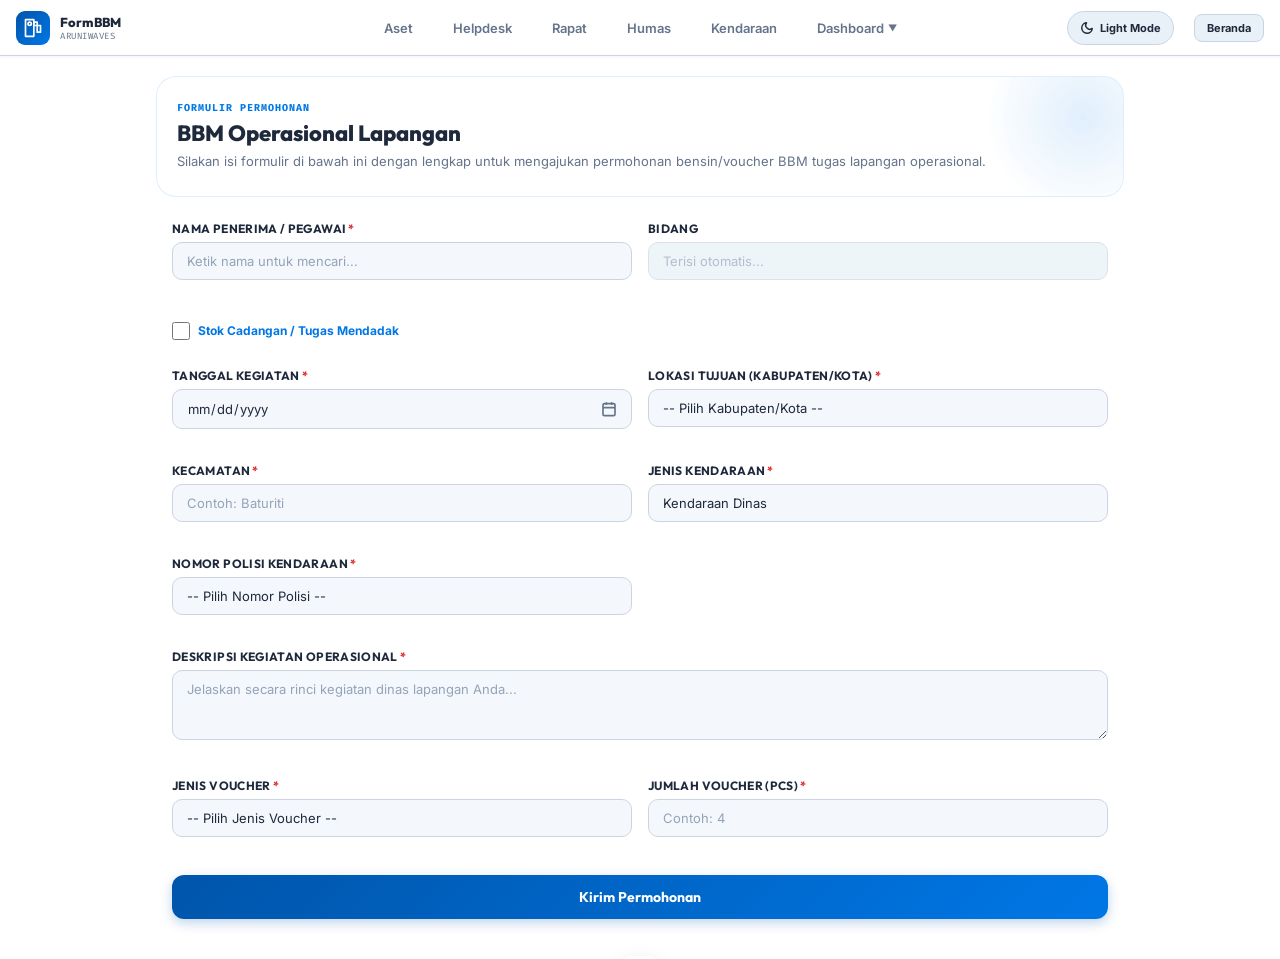
<file: bbm/index.html>
<!DOCTYPE html>
<html lang="id">
<head>
<script>
  if (localStorage.getItem('theme') === 'dark' || (!('theme' in localStorage) && window.matchMedia('(prefers-color-scheme: dark)').matches)) {
    document.documentElement.classList.add('dark');
  } else {
    document.documentElement.classList.remove('dark');
  }
</script>
<meta charset="UTF-8"/>
<meta name="viewport" content="width=device-width, initial-scale=1.0"/>
<meta name="theme-color" content="#0055AA"/>
<meta name="description" content="Formulir Pengajuan BBM Operasional Tugas Lapangan - ARUNIWAVES Dinas Kelautan dan Perikanan Provinsi Bali"/>
<link rel="apple-touch-icon" href="../icons/icon-192.png"/>
<title>Pengajuan BBM Operasional - ARUNIWAVES</title>
<link rel="stylesheet" href="../shared.css"/>
<script src="../shared.js"></script>
<style>
/* ── bbm/index.html — Module-specific styles only ── */




/* Tab Section display toggling */
.section {
  display: none;
}
.section.active {
  display: block;
}

/* BBM Status Cards */
.bbm-status-card {
  background: rgba(255, 255, 255, 0.75);
  border: 1px solid var(--border, #e0e0e0);
  border-radius: 12px;
  padding: 16px;
  margin-bottom: 12px;
  transition: all .2s ease;
  box-shadow: 0 2px 8px rgba(0,0,0,0.01);
}
.bbm-status-card:hover {
  border-color: var(--border2, #cccccc);
  box-shadow: 0 4px 14px rgba(0,119,230,0.04);
}
.bbm-status-top {
  display: flex;
  justify-content: space-between;
  align-items: center;
  margin-bottom: 8px;
}
.bbm-status-id {
  font-family: var(--mono);
  font-size: 12px;
  font-weight: 700;
  color: var(--wave);
}
.bbm-status-penerima {
  font-size: 14px;
  font-weight: 700;
  margin-bottom: 6px;
  color: var(--text);
}
.bbm-status-details {
  font-size: 11px;
  color: var(--muted);
  line-height: 1.6;
}
.bbm-status-actions {
  display: flex;
  gap: 10px;
  margin-top: 12px;
  border-top: 1px solid var(--border);
  padding-top: 12px;
  justify-content: flex-end;
}
.btn-action-small {
  padding: 6px 14px;
  font-size: 11px;
  font-weight: 700;
  border-radius: 6px;
  cursor: pointer;
  border: 1px solid transparent;
  transition: all .2s;
  font-family: var(--sans);
  outline: none;
}
.btn-action-edit {
  background: rgba(0, 119, 230, 0.08);
  color: var(--wave);
  border-color: rgba(0, 119, 230, 0.1);
}
.btn-action-edit:hover {
  background: var(--wave);
  color: white;
  border-color: var(--wave);
}
.btn-action-delete {
  background: rgba(239, 68, 68, 0.08);
  color: var(--red, #ef4444);
  border-color: rgba(239, 68, 68, 0.1);
}
.btn-action-delete:hover {
  background: var(--red, #ef4444);
  color: white;
  border-color: var(--red, #ef4444);
}

/* Form Grid Layout */
.form-grid {
  display: block;
}
@media (min-width: 768px) {
  .form-grid {
    display: grid;
    grid-template-columns: 1fr 1fr;
    gap: 16px;
  }
  .form-grid .full-width {
    grid-column: span 2;
  }

}

/* Trip Fields Container */
#trip-fields-container {
  display: block;
}
@media (min-width: 768px) {
  #trip-fields-container {
    display: grid;
    grid-template-columns: 1fr 1fr;
    gap: 16px;
    grid-column: span 2;
  }
}

/* Inline button styles used in laporan section */
.btn {
  display: inline-flex;
  align-items: center;
  justify-content: center;
  padding: 8px 16px;
  border-radius: 8px;
  font-family: var(--sans);
  font-size: 13px;
  font-weight: 700;
  cursor: pointer;
  transition: all 0.2s;
  border: 1px solid transparent;
  text-decoration: none;
}
.btn-primary {
  background: var(--brand-grad);
  color: #fff;
  box-shadow: 0 4px 12px rgba(0, 119, 230, 0.25);
}
.btn-primary:hover {
  transform: translateY(-1px);
  box-shadow: 0 6px 16px rgba(0, 119, 230, 0.35);
}
.btn-primary:active {
  transform: translateY(0);
}
.btn-primary:disabled {
  background: var(--border2);
  box-shadow: none;
  cursor: not-allowed;
}

/* Desktop dropdown nav (BBM-specific header menu) */
.desktop-dropdown {
  position: relative;
  display: inline-block;
}
.desktop-dropdown-btn {
  background: none;
  border: none;
  color: var(--muted);
  font-family: var(--sans);
  font-size: 13px;
  font-weight: 600;
  padding: 6px 12px;
  border-radius: 6px;
  cursor: pointer;
  display: flex;
  align-items: center;
  gap: 4px;
  transition: color 0.2s, background 0.2s;
}
.desktop-dropdown-btn:hover {
  color: var(--text);
  background: var(--ink2);
}
.desktop-dropdown-btn.active {
  color: var(--wave);
  background: rgba(0, 119, 182, 0.08);
}
.desktop-dropdown-content {
  display: none;
  position: absolute;
  top: 100%;
  left: 0;
  background-color: rgba(255, 255, 255, 0.98);
  backdrop-filter: blur(16px);
  -webkit-backdrop-filter: blur(16px);
  min-width: 180px;
  box-shadow: 0 8px 24px rgba(0, 85, 170, 0.12);
  border: 1px solid var(--border);
  border-radius: 8px;
  z-index: 300;
  margin-top: 4px;
}
.desktop-dropdown-content::before {
  content: "";
  position: absolute;
  top: -10px;
  left: 0;
  right: 0;
  height: 10px;
  background: transparent;
}
.desktop-dropdown-content a {
  color: var(--muted);
  padding: 10px 14px;
  text-decoration: none;
  display: block;
  font-size: 13px;
  font-weight: 600;
  transition: color 0.2s, background 0.2s;
  text-align: left;
}
.desktop-dropdown-content a:hover {
  color: var(--wave);
  background-color: var(--ink2);
}
.desktop-dropdown-content a.active {
  color: var(--wave);
  background-color: var(--ink2);
}
.desktop-dropdown:hover .desktop-dropdown-content {
  display: block;
}
.desktop-dropdown:hover .desktop-dropdown-btn {
  color: var(--text);
  background: var(--ink2);
}
</style>

</head>
<body>

<header class="site-header">
  <a class="logo-wrap" href="../index.html">
    <div class="logo-mark">
      <svg class="svg-icon" width="20" height="20" viewBox="0 0 24 24" fill="none" stroke="#fff" stroke-width="2.5" stroke-linecap="round" stroke-linejoin="round"><path d="M3 22V2h10v20H3z"/><path d="M17 9h4v8h-4z"/><circle cx="8" cy="7" r="2"/><path d="M13 5h4v4h-4z"/></svg>
    </div>
    <div>
      <div class="logo-name" style="font-size: 13px;">Form BBM</div>
      <div class="logo-sub">ARUNIWAVES</div>
    </div>
  </a>
        <div class="desktop-nav">
    <a href="../aset/index.html" class="desktop-nav-item">Aset</a>
    <a href="../helpdesk/index.html" class="desktop-nav-item">Helpdesk</a>
    <a href="../rapat/index.html" class="desktop-nav-item">Rapat</a>
    <a href="../humas/index.html" class="desktop-nav-item">Humas</a>
    <a href="../kendaraan/index.html" class="desktop-nav-item">Kendaraan</a>
    <div class="desktop-dropdown">
      <button class="desktop-dropdown-btn">Dashboard <span style="font-size:9px;">▼</span></button>
      <div class="desktop-dropdown-content">
        <a href="../dashboard/dashboard_ews/index.html">Dashboard EWS</a>
        <a href="../dashboard/dashboard_ekspor/index.html">Dashboard Perikanan</a>
        <a href="../dashboard/dashboard_kendaraan/index.html">Dashboard Kendaraan</a>
      </div>
    </div>
  </div>
    </div>
  </div>
  
  
  <div style="flex: 1"></div>
  
  <button id="theme-toggle" class="theme-toggle-btn" aria-label="Toggle Dark Mode">
    <svg class="theme-icon-dark" width="16" height="16" viewBox="0 0 24 24" fill="none" stroke="currentColor" stroke-width="2.5" stroke-linecap="round" stroke-linejoin="round"><path d="M21 12.79A9 9 0 1 1 11.21 3 7 7 0 0 0 21 12.79z"/></svg>
    <svg class="theme-icon-light" style="display: none;" width="16" height="16" viewBox="0 0 24 24" fill="none" stroke="currentColor" stroke-width="2.5" stroke-linecap="round" stroke-linejoin="round"><circle cx="12" cy="12" r="5"/><line x1="12" y1="1" x2="12" y2="3"/><line x1="12" y1="21" x2="12" y2="23"/><line x1="4.22" y1="4.22" x2="5.64" y2="5.64"/><line x1="18.36" y1="18.36" x2="19.78" y2="19.78"/><line x1="1" y1="12" x2="3" y2="12"/><line x1="21" y1="12" x2="23" y2="12"/><line x1="4.22" y1="19.78" x2="5.64" y2="18.36"/><line x1="18.36" y1="4.22" x2="19.78" y2="5.64"/></svg>
    <span class="theme-label"></span>
  </button>
  <a href="../index.html" class="btn-back-header">Beranda</a>
</header>

<main>

  <div class="bbm-hero">
    <div class="bbm-content">
      <div class="bbm-eyebrow">FORMULIR PERMOHONAN</div>
      <div class="bbm-title">BBM Operasional Lapangan</div>
      <div class="bbm-sub">Silakan isi formulir di bawah ini dengan lengkap untuk mengajukan permohonan bensin/voucher BBM tugas lapangan operasional.</div>
    </div>
  </div>

  <div id="section-form" class="section active">
      <form id="bbm-form" onsubmit="submitFormBbm(event)" style="width: 100%; max-width: 100%; padding: 0 16px; box-sizing: border-box;">
      <div class="form-grid">

      <!-- NAMA PENERIMA / PEGAWAI -->
      <div class="form-group">
        <label class="form-label" for="f-pegawai-search">Nama Penerima / Pegawai<span>*</span></label>
        <input type="text" id="f-pegawai-search" class="form-control" placeholder="Ketik nama untuk mencari..." autocomplete="off" required/>
        <input type="hidden" id="f-pegawai"/>
        <div class="autocomplete-list" id="f-pegawai-list"></div>
      </div>

      <!-- BIDANG (Auto-filled) -->
      <div class="form-group">
        <label class="form-label" for="f-bidang-display">Bidang</label>
        <input type="text" id="f-bidang-display" class="form-control" placeholder="Terisi otomatis..." readonly disabled/>
      </div>

      <!-- STOK CADANGAN CHECKBOX -->
      <div class="form-group full-width" style="display:flex;align-items:center;gap:8px;margin-bottom:12px;margin-top:8px;">
        <input type="checkbox" id="f-stok-cadangan" style="width:18px;height:18px;cursor:pointer;" onchange="toggleStokCadangan()"/>
        <label for="f-stok-cadangan" style="font-size:12px;font-weight:700;color:var(--wave);cursor:pointer;user-select:none;">Stok Cadangan / Tugas Mendadak</label>
      </div>

      <!-- TRIP FIELDS CONTAINER -->
      <div id="trip-fields-container">
        <!-- TGL KEGIATAN -->
        <div class="form-group">
          <label class="form-label" for="f-tanggal">Tanggal Kegiatan<span>*</span></label>
          <input type="date" id="f-tanggal" class="form-control" required/>
        </div>

        <!-- LOKASI TUJUAN -->
        <div class="form-group">
          <label class="form-label" for="f-lokasi">Lokasi Tujuan (Kabupaten/Kota)<span>*</span></label>
          <select id="f-lokasi" class="form-control" required>
            <option value="" disabled selected>-- Pilih Kabupaten/Kota --</option>
            <option value="Kota Denpasar">Kota Denpasar</option>
            <option value="Kabupaten Badung">Kabupaten Badung</option>
            <option value="Kabupaten Bangli">Kabupaten Bangli</option>
            <option value="Kabupaten Buleleng">Kabupaten Buleleng</option>
            <option value="Kabupaten Gianyar">Kabupaten Gianyar</option>
            <option value="Kabupaten Jembrana">Kabupaten Jembrana</option>
            <option value="Kabupaten Karangasem">Kabupaten Karangasem</option>
            <option value="Kabupaten Klungkung">Kabupaten Klungkung</option>
            <option value="Kabupaten Tabanan">Kabupaten Tabanan</option>
          </select>
        </div>

        <!-- KECAMATAN -->
        <div class="form-group">
          <label class="form-label" for="f-kecamatan">Kecamatan<span>*</span></label>
          <input type="text" id="f-kecamatan" class="form-control" placeholder="Contoh: Baturiti" required/>
        </div>

        <!-- JENIS KENDARAAN (Dinas / Pribadi) -->
        <div class="form-group">
          <label class="form-label" for="f-jenis-kendaraan">Jenis Kendaraan<span>*</span></label>
          <select id="f-jenis-kendaraan" class="form-control" onchange="onJenisKendaraanChange()" required>
            <option value="dinas">Kendaraan Dinas</option>
            <option value="pribadi">Kendaraan Pribadi</option>
          </select>
        </div>

        <!-- NOPOL KENDARAAN (Auto-populated based on Dinas/Pribadi) -->
        <div class="form-group">
          <label class="form-label" id="lbl-nopol" for="f-nopol">Nomor Polisi Kendaraan<span>*</span></label>
          <select id="f-nopol" class="form-control" required>
            <option value="" disabled selected>-- Pilih Nomor Polisi --</option>
            <option value="DK 39">DK 39</option>
            <option value="DK 420 I">DK 420 I</option>
            <option value="DK 421 I">DK 421 I</option>
            <option value="DK 1702 B">DK 1702 B</option>
            <option value="DK 423 I">DK 423 I</option>
            <option value="DK 1829 A">DK 1829 A</option>
            <option value="DK 1657 A">DK 1657 A</option>
            <option value="DK 8255 D">DK 8255 D</option>
            <option value="DK 7030 D">DK 7030 D</option>
            <option value="DK 1476 D">DK 1476 D</option>
          </select>
        </div>

        <!-- DESKRIPSI KEGIATAN -->
        <div class="form-group full-width">
          <label class="form-label" for="f-deskripsi">Deskripsi Kegiatan Operasional<span>*</span></label>
          <textarea id="f-deskripsi" class="form-control" rows="3" placeholder="Jelaskan secara rinci kegiatan dinas lapangan Anda..." required></textarea>
        </div>
      </div>

      <!-- JENIS VOUCHER -->
      <div class="form-group">
        <label class="form-label" for="f-jenis-voucher">Jenis Voucher<span>*</span></label>
        <select id="f-jenis-voucher" class="form-control" required>
          <option value="" disabled selected>-- Pilih Jenis Voucher --</option>
          <option value="5 liter">5 Liter</option>
          <option value="10 liter">10 Liter</option>
        </select>
      </div>

      <!-- JUMLAH VOUCHER -->
      <div class="form-group">
        <label class="form-label" for="f-jumlah">Jumlah Voucher (pcs)<span>*</span></label>
        <input type="number" id="f-jumlah" class="form-control" min="1" max="50" placeholder="Contoh: 4" required/>
      </div>

      </div>

      <!-- SUBMIT -->
      <button type="submit" class="btn-submit" id="btn-submit" style="margin-top:20px;">
        <span>Kirim Permohonan</span>
      </button>

      </form>
  </main>

<nav class="bottom-nav">
  <a class="nav-item" href="../index.html">
    <span class="nav-icon"><svg class="svg-icon" width="20" height="20" viewBox="0 0 24 24" fill="none" stroke="currentColor" stroke-width="2" stroke-linecap="round" stroke-linejoin="round"><path d="m3 9 9-7 9 7v11a2 2 0 0 1-2 2H5a2 2 0 0 1-2-2z"/><polyline points="9 22 9 12 15 12 15 22"/></svg></span>
    <span class="nav-label">Beranda</span>
  </a>
  <div class="nav-item active" onclick="toggleAppsDrawer()" style="cursor: pointer;">
    <span class="nav-icon"><svg class="svg-icon" width="20" height="20" viewBox="0 0 24 24" fill="none" stroke="currentColor" stroke-width="2" stroke-linecap="round" stroke-linejoin="round"><rect x="3" y="3" width="7" height="7"/><rect x="14" y="3" width="7" height="7"/><rect x="14" y="14" width="7" height="7"/><rect x="3" y="14" width="7" height="7"/></svg></span>
    <span class="nav-label">Apps</span>
  </div>
  <div class="nav-item" onclick="toggleDashboardDrawer()" style="cursor: pointer;">
    <span class="nav-icon"><svg class="svg-icon" width="20" height="20" viewBox="0 0 24 24" fill="none" stroke="currentColor" stroke-width="2" stroke-linecap="round" stroke-linejoin="round"><line x1="18" y1="20" x2="18" y2="10"/><line x1="12" y1="20" x2="12" y2="4"/><line x1="6" y1="20" x2="6" y2="14"/></svg></span>
    <span class="nav-label">Dashboard</span>
  </div>
</nav>
<!-- Bottom Navigation Drawer for Dashboards -->
<!-- Apps Drawer -->
<div class="more-drawer" id="apps-drawer">
  <div class="more-grid">
    <a class="more-item" href="../aset/index.html">
      <span class="more-item-icon"><svg class="svg-icon" width="22" height="22" viewBox="0 0 24 24" fill="none" stroke="currentColor" stroke-width="2" stroke-linecap="round" stroke-linejoin="round"><path d="M21 8a2 2 0 0 0-1-1.73l-7-4a2 2 0 0 0-2 0l-7 4A2 2 0 0 0 3 8v8a2 2 0 0 0 1 1.73l7 4a2 2 0 0 0 2 0l7-4A2 2 0 0 0 21 16Z"/><path d="m3.3 7 8.7 5 8.7-5"/><path d="M12 22V12"/></svg></span>
      <span class="more-item-label">Aset</span>
    </a>
    <a class="more-item" href="../helpdesk/index.html">
      <span class="more-item-icon"><svg class="svg-icon" width="22" height="22" viewBox="0 0 24 24" fill="none" stroke="currentColor" stroke-width="2" stroke-linecap="round" stroke-linejoin="round"><path d="M14.7 6.3a1 1 0 0 0 0 1.4l1.6 1.6a1 1 0 0 0 1.4 0l3.77-3.77a6 6 0 0 1-7.94 7.94l-6.91 6.91a2.12 2.12 0 0 1-3-3l6.91-6.91a6 6 0 0 1 7.94-7.94l-3.76 3.76z"/></svg></span>
      <span class="more-item-label">Helpdesk</span>
    </a>
    <a class="more-item" href="../rapat/index.html">
      <span class="more-item-icon"><svg class="svg-icon" width="22" height="22" viewBox="0 0 24 24" fill="none" stroke="currentColor" stroke-width="2" stroke-linecap="round" stroke-linejoin="round"><path d="M17 21v-2a4 4 0 0 0-4-4H5a4 4 0 0 0-4 4v2"/><circle cx="9" cy="7" r="4"/></svg></span>
      <span class="more-item-label">Rapat</span>
    </a>
    <a class="more-item" href="../humas/index.html">
      <span class="more-item-icon"><svg class="svg-icon" width="22" height="22" viewBox="0 0 24 24" fill="none" stroke="currentColor" stroke-width="2" stroke-linecap="round" stroke-linejoin="round"><path d="M18 8a3 3 0 0 0-3-3H5a3 3 0 0 0-3 3v8a3 3 0 0 0 3 3h10a3 3 0 0 0 3-3V8Z"/><path d="M22 12a3 3 0 0 0-3-3v6a3 3 0 0 0 3-3Z"/><path d="M6 9h4"/></svg></span>
      <span class="more-item-label">Humas</span>
    </a>
    <a class="more-item active" href="../bbm/index.html">
      <span class="more-item-icon"><svg class="svg-icon" width="22" height="22" viewBox="0 0 24 24" fill="none" stroke="currentColor" stroke-width="2.5" stroke-linecap="round" stroke-linejoin="round"><path d="M3 22V2h10v20H3z"/><path d="M17 9h4v8h-4z"/><circle cx="8" cy="7" r="2"/><path d="M13 5h4v4h-4z"/></svg></span>
      <span class="more-item-label">Form BBM</span>
    </a>
    <a class="more-item" href="../kendaraan/index.html">
      <span class="more-item-icon"><svg class="svg-icon" width="22" height="22" viewBox="0 0 24 24" fill="none" stroke="currentColor" stroke-width="2.5" stroke-linecap="round" stroke-linejoin="round"><path d="M19 17h2c.6 0 1-.4 1-1v-3c0-.9-.7-1.7-1.5-1.9C18.7 10.6 16 10 16 10s-1.3-1.4-2.2-2.3c-.5-.4-1.1-.7-1.8-.7H5c-.6 0-1 .4-1 1v10c0 .6.4 1 1 1h2"/><circle cx="7" cy="17" r="2"/><circle cx="15" cy="17" r="2"/></svg></span>
      <span class="more-item-label">Pinjam Kendaraan</span>
    </a>
  </div>
</div>

<!-- Dashboard Drawer -->
<div class="more-drawer" id="dashboard-drawer">
  <div class="more-grid">
    <a class="more-item" href="../dashboard/dashboard_ews/index.html">
      <span class="more-item-icon"><svg class="svg-icon" width="22" height="22" viewBox="0 0 24 24" fill="none" stroke="currentColor" stroke-width="2" stroke-linecap="round" stroke-linejoin="round"><polyline points="22 12 18 12 15 21 9 3 6 12 2 12"/></svg></span>
      <span class="more-item-label">Dashboard EWS</span>
    </a>
    <a class="more-item" href="../dashboard/dashboard_ekspor/index.html">
      <span class="more-item-icon"><svg class="svg-icon" width="22" height="22" viewBox="0 0 24 24" fill="none" stroke="currentColor" stroke-width="2" stroke-linecap="round" stroke-linejoin="round"><circle cx="12" cy="12" r="10"/><path d="M2 12h20"/><path d="M12 2a15.3 15.3 0 0 1 4 10 15.3 15.3 0 0 1-4 10 15.3 15.3 0 0 1-4-10 15.3 15.3 0 0 1 4-10z"/></svg></span>
      <span class="more-item-label">Dashboard Perikanan</span>
    </a>
    <a class="more-item" href="../dashboard/dashboard_kendaraan/index.html">
      <span class="more-item-icon"><svg class="svg-icon" width="22" height="22" viewBox="0 0 24 24" fill="none" stroke="currentColor" stroke-width="2" stroke-linecap="round" stroke-linejoin="round"><line x1="18" y1="20" x2="18" y2="10"/><line x1="12" y1="20" x2="12" y2="4"/><line x1="6" y1="20" x2="6" y2="14"/></svg></span>
      <span class="more-item-label">Dashboard Kendaraan</span>
    </a>
  </div>
</div>

  <!-- Toast alert -->
  <div id="toast" class="toast"></div>

<script>
window.addEventListener('error', function(e) {
  console.error("Global Error Caught:", e);
  const errMsg = document.createElement('div');
  errMsg.style.cssText = "position:fixed;top:10px;left:10px;background:#fee2e2;color:#991b1b;border:1px solid #f87171;padding:12px;border-radius:8px;z-index:9999;font-size:12px;max-width:300px;box-shadow:0 4px 12px rgba(0,0,0,0.1);font-family:sans-serif;";
  errMsg.innerHTML = `<strong>JavaScript Error:</strong> ${e.message}<br/><small style="color:#7f1d1d;">File: ${e.filename ? e.filename.split('/').pop() : 'unknown'}:${e.lineno || 0}</small>`;
  document.body.appendChild(errMsg);
});

let allBbm = [];
let editingBbmId = null;
let currentUser = null;

const cachedUser = sessionStorage.getItem("aruniwaves_user");
if (cachedUser) {
  try {
    currentUser = JSON.parse(cachedUser);
  } catch (e) {
    console.error("Error parsing cached user:", e);
  }
}

const CFG = {
  APPS_SCRIPT_URL: window.ARUNIWAVES_CONFIG.APPS_SCRIPT_URL
};

// ── STATE ──
let allPegawai = [];


// Check tab from URL parameters immediately to avoid flash and network dependency
const urlParams = new URLSearchParams(window.location.search);
const tabParam = urlParams.get("tab");
if (tabParam === "form") {
  switchTab("form");
}

(async function init() {
  await loadPegawai();
  
  const editId = new URLSearchParams(window.location.search).get("editBbm");
  if (editId) {
    await loadBbmStatus();
    loadBbmLaporan();
    setTimeout(() => {
      editBbm(editId, true);
    }, 200);
  }
})();

// Helper shorthand selector
function $(id) { return document.getElementById(id); }

// ── PEGAWAI AUTOCOMPLETE ──
async function loadPegawai() {
  try {
    if (!CFG.APPS_SCRIPT_URL || CFG.APPS_SCRIPT_URL.includes("GANTI_DENGAN")) {
      // Fallback dummy data
      allPegawai = [
        { id:"P0001", nama:"NI PUTU ADELIA",        bidang:"SEKRETARIAT", subBidang:"SUNPROG" },
        { id:"P0002", nama:"PANDE GDE KRISHNADANA",  bidang:"SEKRETARIAT", subBidang:"SUNPROG" },
        { id:"P0005", nama:"DEWA YOJANA",             bidang:"BIDANG P2HP", subBidang:"" },
        { id:"P0008", nama:"WAYAN SAPUTRA",           bidang:"BIDANG PERIKANAN", subBidang:"" },
        { id:"P0012", nama:"GEDE RYAN HADINATA",      bidang:"BIDANG KELAUTAN", subBidang:"" },
      ];
    } else {
      const res  = await fetch(`${CFG.APPS_SCRIPT_URL}?action=getPegawai`);
      const json = await res.json();
      if (json.success) allPegawai = json.data;
    }
    initAutocomplete("f-pegawai-search", "f-pegawai-list", "f-pegawai", allPegawai, id => {
      onPegawaiChange(id);
    });
  } catch (e) {
    console.error("loadPegawai error:", e);
  }
}

function onPegawaiChange(id) {
  const peg = allPegawai.find(p => p.id === id);
  if (peg) {
    $("f-bidang-display").value = peg.bidang + (peg.subBidang ? ` - ${peg.subBidang}` : "");
  } else {
    $("f-bidang-display").value = "";
  }
}

function initAutocomplete(inputId, listId, hiddenId, dataList, onSelectCallback) {
  const searchInput = $(inputId);
  const dropdownList = $(listId);
  const hiddenInput = $(hiddenId);

  document.addEventListener("click", e => {
    if (!searchInput.contains(e.target) && !dropdownList.contains(e.target)) {
      dropdownList.style.display = "none";
    }
  });

  searchInput.addEventListener("focus", () => {
    filterList();
  });

  searchInput.addEventListener("input", () => {
    hiddenInput.value = "";
    if (onSelectCallback) onSelectCallback("");
    filterList();
  });

  function filterList() {
    const query = searchInput.value.toLowerCase().trim();
    const filtered = dataList.filter(item => 
      item.nama.toLowerCase().includes(query) || 
      item.id.toLowerCase().includes(query)
    );

    if (filtered.length === 0) {
      dropdownList.innerHTML = '<div style="padding:10px 14px;color:var(--muted);font-size:12px;">Tidak ditemukan</div>';
      dropdownList.style.display = "block";
      return;
    }

    dropdownList.innerHTML = filtered.map(item => `
      <div class="autocomplete-item" data-id="${item.id}" data-nama="${item.nama}">
        <div style="font-weight:600;font-size:12px;">${item.nama}</div>
        <div class="autocomplete-item-sub">${item.id} · ${item.bidang || ""} ${item.subBidang ? '- ' + item.subBidang : ''}</div>
      </div>
    `).join("");

    dropdownList.style.display = "block";

    dropdownList.querySelectorAll(".autocomplete-item").forEach(el => {
      el.addEventListener("mousedown", (e) => {
        e.preventDefault();
        const id = el.dataset.id;
        const nama = el.dataset.nama;
        searchInput.value = nama;
        hiddenInput.value = id;
        dropdownList.style.display = "none";
        if (onSelectCallback) {
          onSelectCallback(id);
        }
      });
    });
  }
}

// ── FILE HANDLING ──
function triggerUpload(inputId) {
  $(inputId).click();
}

function handleFileSelect(event, key, type, maxSizeMb) {
  const file = event.target.files[0];
  if (!file) return;

  // Validate type
  if (type === 'image' && !file.type.startsWith('image/')) {
    showToast("File harus berupa gambar (JPG/PNG)", true);
    event.target.value = "";
    return;
  }
  if (type === 'pdf' && file.type !== 'application/pdf') {
    showToast("File harus berupa PDF", true);
    event.target.value = "";
    return;
  }

  // Validate size
  if (file.size > maxSizeMb * 1024 * 1024) {
    showToast(`Ukuran file maksimal ${maxSizeMb}MB`, true);
    event.target.value = "";
    return;
  }

  const reader = new FileReader();
  reader.onload = e => {
    filesData[key].base64 = e.target.result;
    filesData[key].name = file.name;

    // Show preview
    const previewEl = $(`prev-${key}`);
    const nameEl = $(`name-${key}`);
    nameEl.textContent = file.name;
    
    if (type === 'image') {
      $(`thumb-${key}`).src = e.target.result;
    }
    
    previewEl.style.display = "flex";
  };
  reader.readAsDataURL(file);
}

function clearFile(key) {
  filesData[key].base64 = null;
  filesData[key].name = "";
  $(`f-${key}`).value = "";
  $(`prev-${key}`).style.display = "none";
}

// ── TOAST DISPLAY ──
function showToast(msg, isError = false) {
  const toast = $("toast");
  toast.textContent = msg;
  toast.className = `toast show ${isError ? 'error' : 'success'}`;
  setTimeout(() => {
    toast.classList.remove("show");
  }, 4000);
}

// ── SUBMIT FORM ──
async function submitFormBbm(event) {
  event.preventDefault();

  const idPegawai = $("f-pegawai").value;
  const namaPenerima = $("f-pegawai-search").value;
  const isStok = $("f-stok-cadangan").checked;

  const tglKegiatan = isStok ? new Date().toISOString().split('T')[0] : $("f-tanggal").value;
  const lokasiTujuan = isStok ? "STOK INTERNAL" : $("f-lokasi").value;
  const kecamatan = isStok ? "-" : $("f-kecamatan").value.trim();
  
  const jenisKendaraan = isStok ? "dinas" : $("f-jenis-kendaraan").value;
  let nopol = isStok ? "STOK" : $("f-nopol").value;
  let pribadi = "-";
  if (jenisKendaraan === "pribadi") {
    pribadi = nopol.replace("Pribadi - ", "");
    nopol = "-";
  }

  const deskripsi = isStok ? "Pengambilan stok voucher untuk tugas mendadak" : $("f-deskripsi").value.trim();
  
  const jenisVoucher = $("f-jenis-voucher").value;
  const jumlahVoucher = parseInt($("f-jumlah").value) || 0;

  // Validation
  if (!idPegawai) {
    showToast("Pilih nama pegawai dari daftar autocomplete", true);
    $("f-pegawai-search").focus();
    return;
  }
  if (!jenisVoucher) {
    showToast("Pilih jenis voucher terlebih dahulu", true);
    $("f-jenis-voucher").focus();
    return;
  }
  if (jumlahVoucher <= 0) {
    showToast("Jumlah voucher harus minimal 1 pcs", true);
    $("f-jumlah").focus();
    return;
  }

  const submitBtn = $("btn-submit");
  submitBtn.disabled = true;
  submitBtn.innerHTML = `<span class="spin"></span> <span>Mengirim Permohonan...</span>`;

  const peg = allPegawai.find(p => p.id === idPegawai);
  const bidangVal = peg ? (peg.bidang + (peg.subBidang ? ` - ${peg.subBidang}` : "")) : "";



  if (editingBbmId) {
    if (!currentUser) {
      alert("Login Google diperlukan untuk menyimpan perubahan.");
      submitBtn.disabled = false;
      submitBtn.innerHTML = "<span>Kirim Permohonan</span>";
      return;
    }
  }

  const payload = {
    action: editingBbmId ? "updateBbm" : "submitBbm",
    id_bbm: editingBbmId || "",
    nama_penerima: namaPenerima,
    id_pegawai: idPegawai,
    bidang: bidangVal,
    jenis_voucher: jenisVoucher,
    jumlah: jumlahVoucher,
    tgl_kegiatan: tglKegiatan,
    lokasi_tujuan: lokasiTujuan,
    kecamatan: kecamatan,
    nopol_kendaraan: nopol,
    pribadi: pribadi,
    deskripsi_kegiatan: deskripsi
  };

  if (currentUser) {
    payload.id_token = currentUser.id_token;
  }

  try {
    if (!CFG.APPS_SCRIPT_URL || CFG.APPS_SCRIPT_URL.includes("GANTI_DENGAN")) {
      // Mock submit
      await new Promise(r => setTimeout(r, 1000));
      if (editingBbmId) {
        showToast(`Permohonan BBM ${editingBbmId} berhasil diperbarui (mode demo).`);
        const itemIdx = allBbm.findIndex(x => x.id_bbm === editingBbmId);
        if (itemIdx >= 0) {
          allBbm[itemIdx] = {
            ...allBbm[itemIdx],
            nama_penerima: namaPenerima,
            id_pegawai: idPegawai,
            bidang: bidangVal,
            jenis_voucher: jenisVoucher,
            jumlah: jumlahVoucher,
            tgl_kegiatan: tglKegiatan,
            lokasi_tujuan: lokasiTujuan,
            kecamatan: kecamatan,
            nopol_kendaraan: nopol,
            pribadi: pribadi,
            deskripsi_kegiatan: deskripsi
          };
        }
      } else {
        const mockId = "BBM-" + Math.floor(10000 + Math.random() * 90000);
        allBbm.unshift({
          id_bbm: mockId,
          tgl_submit: new Date().toLocaleDateString("id-ID"),
          nama_penerima: namaPenerima,
          id_pegawai: idPegawai,
          bidang: bidangVal,
          jenis_voucher: jenisVoucher,
          jumlah: jumlahVoucher,
          lokasi_tujuan: lokasiTujuan,
          kecamatan: kecamatan,
          tgl_kegiatan: tglKegiatan,
          deskripsi_kegiatan: deskripsi,
          nopol_kendaraan: nopol,
          status: "PENDING"
        });
        alert("Permohonan berhasil dikirim (mode demo). Silakan ambil voucher fisik Anda di Gedung Sekretariat.");
      }
      resetForm();
      if (editingBbmId) {
        editingBbmId = null;
        $("btn-submit").querySelector("span").textContent = "Kirim Permohonan";
      }
      window.location.href = "../index.html?actTab=bbm";
    } else {
      const json = await submitFormOfflineCapable(CFG.APPS_SCRIPT_URL, payload, "Permohonan BBM");
      if (json.success) {
        if (json.is_offline_queued) {
          resetForm();
          editingBbmId = null;
          window.location.href = "../index.html?actTab=bbm";
          return;
        }
        if (editingBbmId) {
          alert("Permohonan BBM berhasil diperbarui!");
        } else {
          alert("Permohonan berhasil dikirim. Silakan ambil voucher fisik Anda di Gedung Sekretariat.");
        }
        resetForm();
        if (editingBbmId) {
          editingBbmId = null;
          $("btn-submit").querySelector("span").textContent = "Kirim Permohonan";
        }
        allBbm = []; // Reset locally so it fetches fresh
        window.location.href = "../index.html?actTab=bbm";
      } else {
        showToast(`Gagal: ${json.message}`, true);
      }
    }
  } catch (err) {
    console.error("submitFormBbm error:", err);
    showToast("Terjadi kesalahan koneksi server", true);
  } finally {
    submitBtn.disabled = false;
    submitBtn.innerHTML = "<span>Kirim Permohonan</span>";
  }
}

function resetForm() {
  $("bbm-form").reset();
  $("f-pegawai").value = "";
  $("f-bidang-display").value = "";
  $("f-stok-cadangan").checked = false;
  toggleStokCadangan();
  editingBbmId = null;
  $("btn-submit").querySelector("span").textContent = "Kirim Permohonan";
}

// Drag & drop zones implementation
['geotag', 'surat', 'laporan', 'nota'].forEach(key => {
  const card = $(`zone-${key}`);
  if (!card) return;
  
  card.addEventListener('dragover', (e) => {
    e.preventDefault();
    card.classList.add('drag');
  });
  
  card.addEventListener('dragleave', () => {
    card.classList.remove('drag');
  });
  
  card.addEventListener('drop', (e) => {
    e.preventDefault();
    card.classList.remove('drag');
    
    const file = e.dataTransfer.files[0];
    if (!file) return;
    
    const input = $(`f-${key}`);
    const isImage = key === 'geotag' || key === 'nota';
    const maxSize = key === 'laporan' ? 10 : 3;
    
    // Assign file to input
    const dt = new DataTransfer();
    dt.items.add(file);
    input.files = dt.files;
    
    // Reuse change logic
    handleFileSelect({ target: input }, key, isImage ? 'image' : 'pdf', maxSize);
  });
});

// --- MOBILE TABS & DRAWER HANDLERS ---
function toggleAppsDrawer() {
  const appsDrawer = document.getElementById("apps-drawer");
  const dbDrawer = document.getElementById("dashboard-drawer");
  if (dbDrawer) dbDrawer.classList.remove("open");
  if (appsDrawer) appsDrawer.classList.toggle("open");
}
function toggleDashboardDrawer() {
  const appsDrawer = document.getElementById("apps-drawer");
  const dbDrawer = document.getElementById("dashboard-drawer");
  if (appsDrawer) appsDrawer.classList.remove("open");
  if (dbDrawer) dbDrawer.classList.toggle("open");
}
document.addEventListener("click", e => {
  const appsDrawer = document.getElementById("apps-drawer");
  const dbDrawer = document.getElementById("dashboard-drawer");
  const isAppsClick = e.target.closest("[onclick='toggleAppsDrawer()']");
  const isDbClick = e.target.closest("[onclick='toggleDashboardDrawer()']");
  if (appsDrawer && appsDrawer.classList.contains("open") && !appsDrawer.contains(e.target) && !isAppsClick) {
    appsDrawer.classList.remove("open");
  }
  if (dbDrawer && dbDrawer.classList.contains("open") && !dbDrawer.contains(e.target) && !isDbClick) {
    dbDrawer.classList.remove("open");
  }
});

// ── BBM STATUS AND CRUD HANDLERS ──
function switchTab(tab) {
  ["form"].forEach(t => {
    const sec = $(`section-${t}`);
    const tabEl = $(`tab-${t}`);
    if (sec) sec.classList.toggle("active", t === tab);
    if (tabEl) tabEl.classList.toggle("active", t === tab);
  });
}

async function loadBbmStatus() {
  const list = $("bbm-status-list");
  if (list) {
    list.innerHTML = Array(3).fill().map(() => '<div class="shimmer-card" style="height:90px; margin-bottom:10px;"></div>').join('');
  }

  try {
    if (!CFG.APPS_SCRIPT_URL || CFG.APPS_SCRIPT_URL.includes("GANTI_DENGAN")) {
      if (allBbm.length === 0) {
        allBbm = [
          {
            id_bbm: "BBM-00001",
            tgl_submit: "19/06/2026 09:12",
            nama_penerima: "PANDE GDE KRISHNADANA",
            id_pegawai: "P0002",
            bidang: "SEKRETARIAT - SUNPROG",
            jenis_voucher: "5 liter",
            jumlah: 2,
            jumlah_digunakan: 2,
            jumlah_dikembalikan: 0,
            lokasi_tujuan: "Dinas Kelautan Cabang Buleleng",
            kecamatan: "Buleleng",
            tgl_kegiatan: "2026-06-20",
            deskripsi_kegiatan: "Koordinasi program kerja triwulan II kelautan cabang buleleng.",
            nopol_kendaraan: "DK 1702 B",
            status: "DISETUJUI"
          },
          {
            id_bbm: "BBM-00002",
            tgl_submit: "18/06/2026 14:30",
            nama_penerima: "DEWA YOJANA",
            id_pegawai: "P0005",
            bidang: "BIDANG P2HP",
            jenis_voucher: "10 liter",
            jumlah: 4,
            jumlah_digunakan: "",
            jumlah_dikembalikan: "",
            lokasi_tujuan: "Pasar Ikan Kedonganan Badung",
            kecamatan: "Kuta Selatan",
            tgl_kegiatan: "2026-06-19",
            deskripsi_kegiatan: "Monitoring mutu hasil perikanan tangkap dan kestabilan harga pasar.",
            nopol_kendaraan: "DK 420 I",
            status: "DISETUJUI"
          },
          {
            id_bbm: "BBM-00003",
            tgl_submit: "18/06/2026 15:45",
            nama_penerima: "GEDE RYAN HADINATA",
            id_pegawai: "P0012",
            bidang: "BIDANG KELAUTAN",
            jenis_voucher: "5 liter",
            jumlah: 3,
            jumlah_digunakan: "",
            jumlah_dikembalikan: "",
            lokasi_tujuan: "STOK INTERNAL",
            kecamatan: "-",
            tgl_kegiatan: "2026-06-18",
            deskripsi_kegiatan: "Pengambilan stok voucher untuk tugas mendadak",
            nopol_kendaraan: "STOK",
            status: "DISETUJUI"
          }
        ];
      }
    } else {
      const res = await fetch(`${CFG.APPS_SCRIPT_URL}?action=getBbm&_t=${Date.now()}`);
      if (!res.ok) throw new Error(`HTTP ${res.status}`);
      const json = await res.json();
      if (json.success) {
        allBbm = json.data;
      } else {
        throw new Error(json.message || "Server returned success=false");
      }
    }
    if (list) {
      renderBbmStatus(allBbm);
    }
  } catch (err) {
    console.error("loadBbmStatus error:", err);
    if (list) {
      list.innerHTML = `<div class="empty-state" style="color:var(--red);">Gagal memuat data permohonan: ${err.message}</div>`;
    }
    alert(`Gagal memuat data permohonan BBM: ${err.message}`);
  }
}

function parseTanggal(str) {
  if (!str) return null;
  if (str instanceof Date) return isNaN(str.getTime()) ? null : str;
  if (typeof str !== 'string') str = String(str);
  str = str.trim();
  
  // Try matching yyyy-MM-dd HH:mm:ss or yyyy-MM-dd
  const mDashes = str.match(/^(\d{4})-(\d{2})-(\d{2})(?:[ T](\d{1,2}):(\d{2})(?::(\d{2}))?)?/);
  if (mDashes) {
    return new Date(
      parseInt(mDashes[1], 10),
      parseInt(mDashes[2], 10) - 1,
      parseInt(mDashes[3], 10),
      mDashes[4] ? parseInt(mDashes[4], 10) : 0,
      mDashes[5] ? parseInt(mDashes[5], 10) : 0,
      mDashes[6] ? parseInt(mDashes[6], 10) : 0
    );
  }
  
  // Try matching dd/MM/yyyy or MM/DD/yyyy
  const mSlashes = str.match(/^(\d{1,2})\/(\d{1,2})\/(\d{4})(?:\s+(\d{1,2}):(\d{2})(?::(\d{2}))?)?/);
  if (mSlashes) {
    const val1 = parseInt(mSlashes[1], 10);
    const val2 = parseInt(mSlashes[2], 10);
    const year = parseInt(mSlashes[3], 10);
    const hr = mSlashes[4] ? parseInt(mSlashes[4], 10) : 0;
    const min = mSlashes[5] ? parseInt(mSlashes[5], 10) : 0;
    const sec = mSlashes[6] ? parseInt(mSlashes[6], 10) : 0;
    
    let month, day;
    if (val1 > 12) {
      // First number is > 12, so it must be Day (DD/MM/YYYY)
      day = val1;
      month = val2;
    } else if (val2 > 12) {
      // Second number is > 12, so it must be Day (MM/DD/YYYY)
      month = val1;
      day = val2;
    } else {
      // Both <= 12, ambiguous. Default to DD/MM/YYYY since Apps Script writes in dd/MM/yyyy.
      day = val1;
      month = val2;
    }
    
    return new Date(year, month - 1, day, hr, min, sec);
  }
  
  // Fallback
  const d = new Date(str);
  return isNaN(d.getTime()) ? null : d;
}

function renderBbmStatus(data) {
  const list = $("bbm-status-list");
  if (!list) return;

  // Filter out requests that are approved AND already reported
  const activeHistory = data.filter(b => {
    const isApproved = (b.status || "").toUpperCase().trim() === "DISETUJUI";
    const qty = parseFloat(b.jumlah) || 0;
    const used = parseFloat(b.jumlah_digunakan) || 0;
    const returned = parseFloat(b.jumlah_dikembalikan) || 0;
    const alreadyReported = isApproved && ((used + returned) >= qty);
    return !alreadyReported;
  });

  if (!activeHistory.length) {
    list.innerHTML = '<div class="empty-state">Belum ada permohonan BBM ditemukan.</div>';
    return;
  }

  const chipMap = {
    "PENDING": "chip-pending",
    "DISETUJUI": "chip-disetujui"
  };

  list.innerHTML = activeHistory.map(b => {
    const statusVal = (b.status || "PENDING").toUpperCase().trim();
    const isApproved = statusVal === "DISETUJUI";
    const badgeClass = chipMap[statusVal] || "chip-pending";
    const cleanDest = (b.lokasi_tujuan || "").replace("Dinas Kelautan ", "");

    let actionButtonsHtml = "";
    if (!isApproved) {
      actionButtonsHtml = '<div class="bbm-status-actions">' +
        '<button type="button" class="btn-action-small btn-action-edit" onclick="editBbm(\'' + b.id_bbm + '\')">Ubah</button>' +
        '<button type="button" class="btn-action-small btn-action-delete" onclick="deleteBbm(\'' + b.id_bbm + '\')">Hapus</button>' +
        '</div>';
    } else {
      actionButtonsHtml = '<div class="bbm-status-actions" style="font-size:11px; color:var(--muted); font-style:italic; font-family:var(--sans);">' +
        '✓ Terkunci (Sudah disetujui Admin)' +
        '</div>';
    }

    const descHtml = b.deskripsi_kegiatan ? '<div><strong>Kegiatan:</strong> ' + b.deskripsi_kegiatan + '</div>' : "";
    const voucherHtml = b.jenis_voucher ? '<div><strong>Acc Kuota:</strong> ' + b.jenis_voucher + ' (x' + (b.jumlah || 1) + ')</div>' : "";

    let laporDetailsHtml = "";
    if (b.jumlah_digunakan !== undefined && b.jumlah_digunakan !== "") {
      const used = parseFloat(b.jumlah_digunakan) || 0;
      const returned = parseFloat(b.jumlah_dikembalikan) || 0;
      laporDetailsHtml = `<div><strong>Laporan Penggunaan:</strong> Terpakai ${used} pcs` + 
                         (returned > 0 ? `, Dikembalikan ${returned} pcs` : "") + 
                         `</div>`;
    }

    const isPersonal = b.pribadi && b.pribadi !== "-" && b.pribadi !== "";
    const vehDisplay = isPersonal ? `Pribadi (${b.pribadi})` : `Dinas (${b.nopol_kendaraan || "-"})`;

    return `
      <div class="bbm-status-card">
        <div class="bbm-status-top">
          <span class="bbm-status-id">${b.id_bbm}</span>
          <span class="chip ${badgeClass}">${statusVal}</span>
        </div>
        <div class="bbm-status-penerima">${b.nama_penerima}</div>
        <div class="bbm-status-details" style="font-family:var(--sans);">
          <div><strong>Tanggal:</strong> ${b.tgl_kegiatan || b.tgl_submit || "-"}</div>
          <div><strong>Kendaraan:</strong> ${vehDisplay}</div>
          <div><strong>Tujuan:</strong> ${cleanDest} (${b.kecamatan || "-"})</div>
          ${descHtml}
          ${voucherHtml}
          ${laporDetailsHtml}
        </div>
        ${actionButtonsHtml}
      </div>
    `;
  }).join("");
}

// ── CUSTOM LOGIC FOR LAORAN & KENDARAAN & STOK ──
function toggleStokCadangan() {
  const isChecked = $("f-stok-cadangan").checked;
  const container = $("trip-fields-container");
  
  if (isChecked) {
    container.style.display = "none";
    // Disable required validation
    $("f-tanggal").required = false;
    $("f-lokasi").required = false;
    $("f-kecamatan").required = false;
    $("f-jenis-kendaraan").required = false;
    $("f-nopol").required = false;
    $("f-deskripsi").required = false;
  } else {
    container.style.display = "";
    // Enable required validation
    $("f-tanggal").required = true;
    $("f-lokasi").required = true;
    $("f-kecamatan").required = true;
    $("f-jenis-kendaraan").required = true;
    $("f-nopol").required = true;
    $("f-deskripsi").required = true;
  }
}

function onJenisKendaraanChange() {
  const type = $("f-jenis-kendaraan").value;
  const nopolSelect = $("f-nopol");
  const lblNopol = $("lbl-nopol");
  
  if (type === "pribadi") {
    lblNopol.innerHTML = "Tipe Kendaraan Pribadi<span>*</span>";
    nopolSelect.innerHTML = `
      <option value="" disabled selected>-- Pilih Tipe Kendaraan --</option>
      <option value="Pribadi - Motor">Motor</option>
      <option value="Pribadi - Mobil">Mobil</option>
    `;
  } else {
    lblNopol.innerHTML = "Nomor Polisi Kendaraan<span>*</span>";
    nopolSelect.innerHTML = `
      <option value="" disabled selected>-- Pilih Nomor Polisi --</option>
      <option value="DK 39">DK 39</option>
      <option value="DK 420 I">DK 420 I</option>
      <option value="DK 421 I">DK 421 I</option>
      <option value="DK 1702 B">DK 1702 B</option>
      <option value="DK 423 I">DK 423 I</option>
      <option value="DK 1829 A">DK 1829 A</option>
      <option value="DK 1657 A">DK 1657 A</option>
      <option value="DK 8255 D">DK 8255 D</option>
      <option value="DK 7030 D">DK 7030 D</option>
      <option value="DK 1476 D">DK 1476 D</option>
    `;
  }
}

async function loadBbmLaporan() {
  const container = $("bbm-laporan-list");
  if (!container) return;
  container.innerHTML = Array(3).fill().map(() => '<div class="shimmer-card" style="height:80px; margin-bottom:10px;"></div>').join('');

  try {
    await loadBbmStatus();
    
    const activeReports = allBbm.filter(b => {
      const isApproved = b.status === "DISETUJUI";
      const totalRequested = parseFloat(b.jumlah) || 0;
      const totalUsed = parseFloat(b.jumlah_digunakan) || 0;
      const totalReturned = parseFloat(b.jumlah_dikembalikan) || 0;
      
      const notResolved = (totalUsed + totalReturned) < totalRequested;
      return isApproved && notResolved;
    });

    if (activeReports.length === 0) {
      container.innerHTML = '<div class="empty-state">Tidak ada permohonan BBM yang memerlukan pelaporan penggunaan saat ini.</div>';
      return;
    }

    const groups = {};
    activeReports.forEach(b => {
      const bidang = b.bidang ? b.bidang.split(" - ")[0].toUpperCase().trim() : "LAINNYA";
      if (!groups[bidang]) groups[bidang] = [];
      groups[bidang].push(b);
    });

    container.innerHTML = Object.entries(groups).map(([bidang, list], gIdx) => {
      const listHtml = list.map(b => {
        const isStok = (b.lokasi_tujuan === "STOK INTERNAL");
        const detailsLabel = isStok 
          ? `<span style="color:var(--yellow);font-weight:700;">[STOK CADANGAN]</span>`
          : `Tujuan: <strong>${b.lokasi_tujuan}</strong> (${b.kecamatan})`;
        
        const isPersonalReport = b.pribadi && b.pribadi !== "-" && b.pribadi !== "";
        const vehDisplayReport = isPersonalReport ? `Pribadi (${b.pribadi})` : b.nopol_kendaraan;

        return `
          <div style="background:var(--ink3);border:1px solid var(--border);border-radius:10px;padding:12px;margin-bottom:8px;display:flex;justify-content:space-between;align-items:center;flex-wrap:wrap;gap:12px;text-align:left;">
            <div>
              <div style="font-weight:700;font-size:12px;color:var(--text);">${b.nama_penerima}</div>
              <div style="font-size:10px;color:var(--muted);margin-top:2px;">ID: <strong>${b.id_bbm}</strong> &middot; Kendaraan: <strong>${vehDisplayReport}</strong></div>
              <div style="font-size:10px;color:var(--muted);margin-top:2px;">${detailsLabel}</div>
              <div style="font-size:10px;color:var(--muted);margin-top:2px;">Kuota: <strong>${b.jenis_voucher} (x${b.jumlah} pcs)</strong></div>
            </div>
            <div>
              <button class="btn btn-primary" onclick="openReportModal('${b.id_bbm}')" style="padding:6px 12px;font-size:11px;font-weight:700;">Lapor Penggunaan</button>
            </div>
          </div>
        `;
      }).join("");

      return `
        <div style="margin-bottom:16px;border:1px solid var(--border);border-radius:12px;overflow:hidden;">
          <div style="background:rgba(0, 85, 170, 0.05);padding:10px 14px;font-weight:700;font-family:var(--title-sans);font-size:12px;color:var(--sea);border-bottom:1px solid var(--border);text-align:left;">${bidang}</div>
          <div style="padding:12px 12px 4px;">
            ${listHtml}
          </div>
        </div>
      `;
    }).join("");

  } catch (err) {
    console.error("loadBbmLaporan error:", err);
    container.innerHTML = '<div class="empty-state" style="color:var(--red);">Gagal memuat daftar permohonan.</div>';
  }
}

let repFilesData = {
  geotag:  { base64: null, name: "" },
  surat:   { base64: null, name: "" },
  laporan: { base64: null, name: "" },
  nota:    { base64: null, name: "" }
};

function handleRepFileSelect(event, key, type, maxSizeMb) {
  const file = event.target.files[0];
  if (!file) return;
  
  if (type === 'image' && !file.type.startsWith('image/')) {
    showToast("File harus berupa gambar", true);
    event.target.value = "";
    return;
  }
  if (type === 'pdf' && file.type !== 'application/pdf') {
    showToast("File harus berupa PDF", true);
    event.target.value = "";
    return;
  }
  if (file.size > maxSizeMb * 1024 * 1024) {
    showToast(`Ukuran file maksimal adalah ${maxSizeMb}MB`, true);
    event.target.value = "";
    return;
  }

  const reader = new FileReader();
  reader.onload = function(e) {
    repFilesData[key].base64 = e.target.result;
    repFilesData[key].name = file.name;
    
    $(`prev-rep-${key}`).style.display = "flex";
    if (type === 'image') {
      $(`thumb-rep-${key}`).src = e.target.result;
    } else {
      const nameEl = $(`name-rep-${key}`);
      if (nameEl) nameEl.textContent = file.name;
    }
  };
  reader.readAsDataURL(file);
}

function clearRepFile(key) {
  repFilesData[key].base64 = null;
  repFilesData[key].name = "";
  $(`f-rep-${key}`).value = "";
  $(`prev-rep-${key}`).style.display = "none";
  const thumb = $(`thumb-rep-${key}`);
  if (thumb) thumb.src = "";
}

function openReportModal(id) {
  const b = allBbm.find(x => x.id_bbm === id);
  if (!b) return;

  $("rep-id-bbm").value = b.id_bbm;
  $("rep-max-vouchers").value = b.jumlah;
  $("rep-jumlah-used").max = b.jumlah;
  $("rep-jumlah-used").value = b.jumlah;
  
  const isStok = (b.lokasi_tujuan === "STOK INTERNAL");
  $("report-summary-info").innerHTML = `
    <div>Pemohon: <strong>${b.nama_penerima}</strong> (${b.bidang})</div>
    <div>ID BBM: <strong>${b.id_bbm}</strong></div>
    <div>Total Voucher Diambil: <strong style="color:var(--sea);font-size:13px;">${b.jumlah} pcs</strong> (${b.jenis_voucher})</div>
    ${isStok ? '<div style="color:var(--yellow);font-weight:700;">Tipe: Pengambilan Stok Cadangan (Tugas Mendadak)</div>' : `<div>Tujuan: <strong>${b.lokasi_tujuan}</strong> (${b.kecamatan})</div>`}
  `;

  const stokFields = $("stok-adjust-fields");
  if (isStok) {
    stokFields.style.display = "flex";
    $("rep-tanggal").required = true;
    $("rep-lokasi").required = true;
    $("rep-kecamatan").required = true;
    $("rep-jenis-kendaraan").required = true;
    $("rep-nopol").required = true;
    $("rep-deskripsi").required = true;
    
    $("rep-tanggal").value = "";
    $("rep-lokasi").value = "";
    $("rep-kecamatan").value = "";
    $("rep-jenis-kendaraan").value = "dinas";
    onRepJenisKendaraanChange();
    $("rep-nopol").value = "";
    $("rep-deskripsi").value = "";
  } else {
    stokFields.style.display = "none";
    $("rep-tanggal").required = false;
    $("rep-lokasi").required = false;
    $("rep-kecamatan").required = false;
    $("rep-jenis-kendaraan").required = false;
    $("rep-nopol").required = false;
    $("rep-deskripsi").required = false;
  }

  clearRepFile('geotag');
  clearRepFile('surat');
  clearRepFile('laporan');
  clearRepFile('nota');
  
  updateReturnedInfo(b.jumlah, b.jumlah);

  $("report-modal").style.display = "flex";
}

function closeReportModal() {
  $("report-modal").style.display = "none";
}

function validateReportedVouchers(input) {
  const maxV = parseInt($("rep-max-vouchers").value) || 0;
  let val = parseInt(input.value) || 0;
  
  if (val > maxV) {
    showToast(`Peringatan: Jumlah voucher dilaporkan (${val} pcs) tidak boleh melebihi kuota voucher diambil (${maxV} pcs)!`, true);
    input.value = maxV;
    val = maxV;
  } else if (val < 0) {
    input.value = 1;
    val = 1;
  }
  
  updateReturnedInfo(val, maxV);
}

function updateReturnedInfo(val, maxV) {
  const warningEl = $("rep-returned-warning");
  if (!warningEl) return;
  
  if (val > 0 && val < maxV) {
    const returnedQty = maxV - val;
    warningEl.innerHTML = `⚠️ <strong>Pemberitahuan Pengembalian Voucher:</strong><br/>Anda melaporkan penggunaan <strong>${val} pcs</strong> voucher. Sisa <strong>${returnedQty} pcs</strong> voucher yang tidak digunakan wajib dikembalikan secara fisik ke Admin.`;
    warningEl.style.display = "block";
  } else {
    warningEl.style.display = "none";
  }
}

function onRepJenisKendaraanChange() {
  const type = $("rep-jenis-kendaraan").value;
  const nopolSelect = $("rep-nopol");
  const lblNopol = $("lbl-rep-nopol");
  
  if (type === "pribadi") {
    lblNopol.innerHTML = "Tipe Kendaraan Pribadi<span>*</span>";
    nopolSelect.innerHTML = `
      <option value="" disabled selected>-- Pilih Tipe Kendaraan --</option>
      <option value="Pribadi - Motor">Motor</option>
      <option value="Pribadi - Mobil">Mobil</option>
    `;
  } else {
    lblNopol.innerHTML = "Nomor Polisi Kendaraan<span>*</span>";
    nopolSelect.innerHTML = `
      <option value="" disabled selected>-- Pilih Nomor Polisi --</option>
      <option value="DK 39">DK 39</option>
      <option value="DK 420 I">DK 420 I</option>
      <option value="DK 421 I">DK 421 I</option>
      <option value="DK 1702 B">DK 1702 B</option>
      <option value="DK 423 I">DK 423 I</option>
      <option value="DK 1829 A">DK 1829 A</option>
      <option value="DK 1657 A">DK 1657 A</option>
      <option value="DK 8255 D">DK 8255 D</option>
      <option value="DK 7030 D">DK 7030 D</option>
      <option value="DK 1476 D">DK 1476 D</option>
    `;
  }
}

async function submitBbmReport(e) {
  e.preventDefault();
  
  const idBbm = $("rep-id-bbm").value;
  const maxV = parseInt($("rep-max-vouchers").value) || 0;
  const usedV = parseInt($("rep-jumlah-used").value) || 0;
  
  if (usedV <= 0 || usedV > maxV) {
    showToast(`Jumlah voucher terpakai harus di antara 1 dan ${maxV} pcs`, true);
    return;
  }
  if (!repFilesData.geotag.base64) {
    showToast("Wajib mengunggah Foto Geotag!", true);
    return;
  }
  if (!repFilesData.surat.base64) {
    showToast("Wajib mengunggah Surat Tugas!", true);
    return;
  }

  const submitBtn = $("btn-submit-report");
  submitBtn.disabled = true;
  submitBtn.textContent = "Mengirim Laporan...";

  const payload = {
    action: "submitBbmReport",
    id_bbm: idBbm,
    jumlah_digunakan: usedV,
    foto_geotag_base64: repFilesData.geotag.base64,
    surat_base64: repFilesData.surat.base64,
    dokumen_laporan_base64: repFilesData.laporan.base64 || "",
    nota_bensin_base64: repFilesData.nota.base64 || ""
  };

  if ($("stok-adjust-fields").style.display === "flex") {
    payload.lokasi_tujuan = $("rep-lokasi").value;
    payload.kecamatan = $("rep-kecamatan").value.trim();
    payload.tgl_kegiatan = $("rep-tanggal").value;
    payload.deskripsi_kegiatan = $("rep-deskripsi").value.trim();
    
    const repJenisKendaraan = $("rep-jenis-kendaraan").value;
    let repNopol = $("rep-nopol").value;
    let repPribadi = "-";
    if (repJenisKendaraan === "pribadi") {
      repPribadi = repNopol.replace("Pribadi - ", "");
      repNopol = "-";
    }
    payload.nopol_kendaraan = repNopol;
    payload.pribadi = repPribadi;
  }

  try {
    if (!CFG.APPS_SCRIPT_URL || CFG.APPS_SCRIPT_URL.includes("GANTI_DENGAN")) {
      const idx = allBbm.findIndex(x => x.id_bbm === idBbm);
      if (idx >= 0) {
        allBbm[idx].jumlah_digunakan = usedV;
        allBbm[idx].foto_geotag = "https://drive.google.com/uc?export=view&id=mock-geotag-report";
        allBbm[idx].surat = "https://drive.google.com/uc?export=view&id=mock-surat-report";
        if (payload.lokasi_tujuan) {
          allBbm[idx].lokasi_tujuan = payload.lokasi_tujuan;
          allBbm[idx].kecamatan = payload.kecamatan;
          allBbm[idx].tgl_kegiatan = payload.tgl_kegiatan;
          allBbm[idx].deskripsi_kegiatan = payload.deskripsi_kegiatan;
          allBbm[idx].nopol_kendaraan = payload.nopol_kendaraan;
        }
      }
      showToast("Sukses melaporkan penggunaan BBM (Mock).");
      closeReportModal();
      loadBbmLaporan();
    } else {
      const json = await submitFormOfflineCapable(CFG.APPS_SCRIPT_URL, payload, "Laporan Pertanggungjawaban BBM");
      if (json.success) {
        if (json.is_offline_queued) {
          closeReportModal();
          return;
        }
        showToast("Laporan pertanggungjawaban BBM berhasil disimpan!");
        closeReportModal();
        allBbm = [];
        await loadBbmStatus();
        loadBbmLaporan();
      } else {
        throw new Error(json.message || "Gagal menyimpan laporan.");
      }
    }
  } catch (err) {
    console.error(err);
    showToast(err.message || "Terjadi kesalahan sistem.", true);
  } finally {
    submitBtn.disabled = false;
    submitBtn.textContent = "Kirim Laporan Penggunaan";
  }
}

function filterBbmStatus() {
  const q = $("search-bbm").value.toLowerCase().trim();
  if (!q) {
    renderBbmStatus(allBbm);
    return;
  }
  const filtered = allBbm.filter(b => 
    (b.nama_penerima || "").toLowerCase().includes(q) ||
    (b.id_bbm || "").toLowerCase().includes(q) ||
    (b.nopol_kendaraan || "").toLowerCase().includes(q) ||
    (b.lokasi_tujuan || "").toLowerCase().includes(q)
  );
  renderBbmStatus(filtered);
}

async function editBbm(id, skipConfirm) {
  const b = allBbm.find(x => x.id_bbm && x.id_bbm.toString().trim().toUpperCase() === id.toString().trim().toUpperCase());
  if (!b) {
    alert(`Permohonan BBM dengan ID "${id}" tidak ditemukan di database. (Jumlah data terunduh: ${allBbm.length})`);
    return;
  }

  if (!skipConfirm && !await confirmPromise("Apakah Anda yakin ingin mengedit permohonan BBM ini?")) return;

  editingBbmId = b.id_bbm;

  switchTab('form');

  $("f-pegawai-search").value = b.nama_penerima || "";
  $("f-pegawai").value = b.id_pegawai || "";
  $("f-tanggal").value = b.tgl_kegiatan || "";
  $("f-lokasi").value = b.lokasi_tujuan || "";
  $("f-kecamatan").value = b.kecamatan || "";
  
  const isPersonal = b.pribadi && b.pribadi !== "-" && b.pribadi !== "";
  if (isPersonal) {
    $("f-jenis-kendaraan").value = "pribadi";
    onJenisKendaraanChange();
    $("f-nopol").value = "Pribadi - " + b.pribadi;
  } else {
    $("f-jenis-kendaraan").value = "dinas";
    onJenisKendaraanChange();
    $("f-nopol").value = b.nopol_kendaraan || "";
  }

  $("f-deskripsi").value = b.deskripsi_kegiatan || "";

  onPegawaiChange(b.id_pegawai);

  if (b.foto_geotag) {
    $("prev-geotag").style.display = "flex";
    $("name-geotag").innerHTML = '<a href="' + b.foto_geotag + '" target="_blank" style="color:var(--wave);text-decoration:none;font-weight:700;">📄 Lihat Foto Geotag</a>';
    filesData.geotag.base64 = "EXISTING";
  }
  if (b.surat) {
    $("prev-surat").style.display = "flex";
    $("name-surat").innerHTML = '<a href="' + b.surat + '" target="_blank" style="color:var(--wave);text-decoration:none;font-weight:700;">📄 Lihat Surat Tugas</a>';
    filesData.surat.base64 = "EXISTING";
  }
  if (b.dokumen_laporan) {
    $("prev-laporan").style.display = "flex";
    $("name-laporan").innerHTML = '<a href="' + b.dokumen_laporan + '" target="_blank" style="color:var(--wave);text-decoration:none;font-weight:700;">📄 Lihat Laporan</a>';
    filesData.laporan.base64 = "EXISTING";
  }
  if (b.nota_bensin) {
    $("prev-nota").style.display = "flex";
    $("name-nota").innerHTML = '<a href="' + b.nota_bensin + '" target="_blank" style="color:var(--wave);text-decoration:none;font-weight:700;">📄 Lihat Resi</a>';
    filesData.nota.base64 = "EXISTING";
  }

  $("btn-submit").querySelector("span").textContent = "Perbarui Permohonan";
  
  const heroEyebrow = document.querySelector(".bbm-eyebrow");
  const heroTitle = document.querySelector(".bbm-title");
  const heroSub = document.querySelector(".bbm-sub");
  if (heroEyebrow) heroEyebrow.textContent = "EDIT PERMOHONAN BBM";
  if (heroTitle) heroTitle.textContent = "Ubah Data BBM";
  if (heroSub) heroSub.textContent = "Perbarui formulir di bawah ini untuk menyimpan perubahan data permohonan bensin/voucher BBM Anda.";
  document.title = "Edit Laporan BBM - ARUNIWAVES";

  showToast("Mengedit permohonan " + id + ". Ubah data lalu simpan.");
}

async function deleteBbm(id) {
  if (!await confirmPromise("Apakah Anda yakin ingin menghapus permohonan BBM ini?")) return;

  try {
    if (!CFG.APPS_SCRIPT_URL || CFG.APPS_SCRIPT_URL.includes("GANTI_DENGAN")) {
      allBbm = allBbm.filter(x => x.id_bbm !== id);
      showToast("Permohonan berhasil dihapus (mode demo).");
      renderBbmStatus(allBbm);
      // Update active reports list
      const container = $("bbm-laporan-list");
      if (container) {
        const activeReports = allBbm.filter(b => {
          const isApproved = b.status === "DISETUJUI";
          const totalRequested = parseFloat(b.jumlah) || 0;
          const totalUsed = parseFloat(b.jumlah_digunakan) || 0;
          const totalReturned = parseFloat(b.jumlah_dikembalikan) || 0;
          return isApproved && (totalUsed + totalReturned) < totalRequested;
        });
        if (activeReports.length === 0) {
          container.innerHTML = '<div class="empty-state">Tidak ada permohonan BBM yang memerlukan pelaporan penggunaan saat ini.</div>';
        } else {
          // Re-render laporan
          loadBbmLaporan();
        }
      }
      return;
    }

    const payload = {
      action: "deleteBbm",
      id_bbm: id
    };

    const res = await fetch(CFG.APPS_SCRIPT_URL, {
      method: "POST",
      body: JSON.stringify(payload)
    });
    const json = await res.json();
    if (json.success) {
      alert("Permohonan berhasil dihapus.");
      window.location.reload();
    } else {
      showToast("Gagal menghapus: " + json.message, true);
    }
  } catch (err) {
    console.error("deleteBbm error:", err);
    showToast("Kesalahan koneksi server", true);
  }
}
</script>

<script>
  // Bind Theme Toggle click event
  const toggleBtn = document.getElementById('theme-toggle');
  if (toggleBtn) {
    toggleBtn.addEventListener('click', () => {
      const isDark = document.documentElement.classList.toggle('dark');
      localStorage.setItem('theme', isDark ? 'dark' : 'light');
    });
  }
</script>
</body>
</html>
</file>
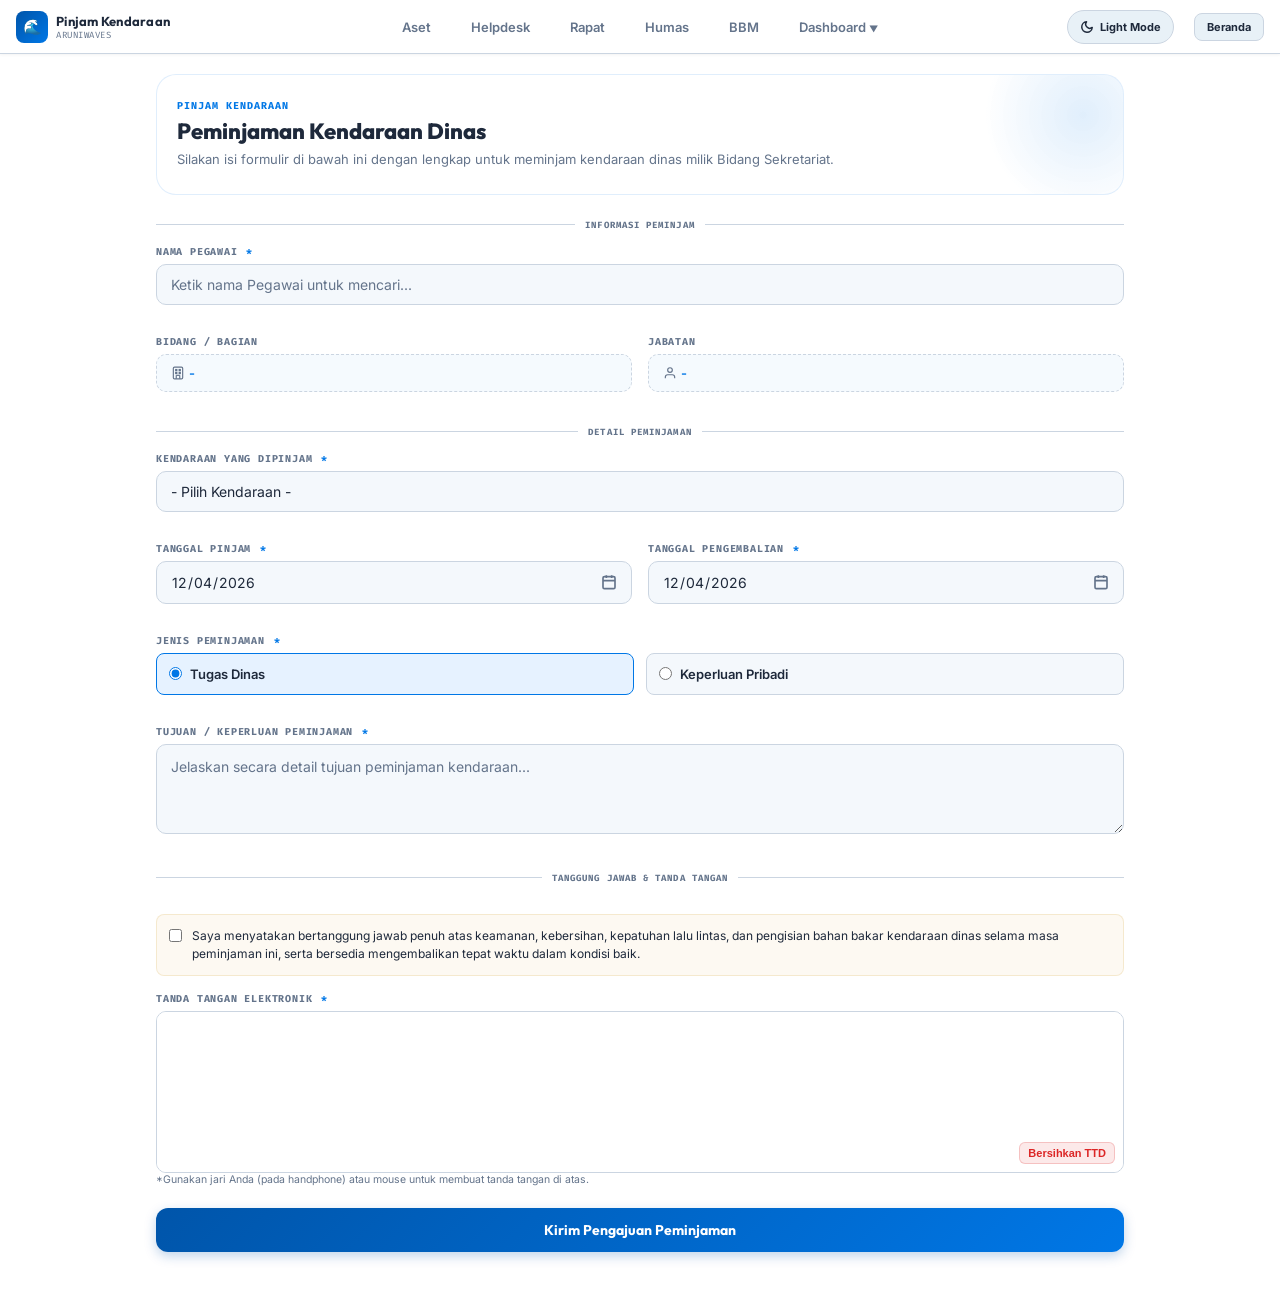
<file: kendaraan/index.html>
<!DOCTYPE html>
<html lang="id">
<head>
<script>
  if (localStorage.getItem('theme') === 'dark' || (!('theme' in localStorage) && window.matchMedia('(prefers-color-scheme: dark)').matches)) {
    document.documentElement.classList.add('dark');
  } else {
    document.documentElement.classList.remove('dark');
  }
</script>
<meta charset="UTF-8"/>
<meta name="viewport" content="width=device-width, initial-scale=1.0"/>
<meta name="theme-color" content="#061120"/>
<meta name="description" content="Peminjaman Kendaraan Dinas Sekretariat - ARUNIWAVES DKP Provinsi Bali"/>
<link rel="apple-touch-icon" href="../icons/icon-192.png"/>
<title>Pinjam Kendaraan - ARUNIWAVES</title>
<link rel="stylesheet" href="../shared.css"/>
<script src="../shared.js"></script>
<style>
/* ── kendaraan/index.html — Module-specific styles only ── */

/* Desktop Dropdown (unique to this module's nav) */
.desktop-dropdown {
  position: relative;
  display: inline-block;
}
.desktop-dropdown-btn {
  background: none;
  border: none;
  color: var(--muted);
  font-size: 13px;
  font-weight: 600;
  cursor: pointer;
  padding: 6px 12px;
  border-radius: 6px;
  font-family: var(--sans);
  transition: all .2s;
}
.desktop-dropdown-btn:hover {
  color: var(--text);
  background: var(--ink2);
}
.desktop-dropdown-content {
  display: none;
  position: absolute;
  background-color: var(--ink);
  min-width: 160px;
  box-shadow: 0px 8px 16px 0px rgba(0,0,0,0.1);
  z-index: 1;
  border-radius: 8px;
  border: 1px solid var(--border);
  margin-top: 4px;
}
.desktop-dropdown-content a {
  color: var(--text);
  padding: 10px 14px;
  text-decoration: none;
  display: block;
  font-size: 12px;
  font-weight: 600;
  transition: background .2s;
}
.desktop-dropdown-content a:hover {
  background-color: var(--ink2);
}
.desktop-dropdown:hover .desktop-dropdown-content {
  display: block;
}





/* Form layout grids */
.form-grid {
  display: grid;
  grid-template-columns: 1fr;
  gap: 16px;
}
@media(min-width: 500px) {
  .form-grid-2 {
    display: grid;
    grid-template-columns: 1fr 1fr;
    gap: 16px;
  }
}

/* Required asterisk inside label */
.field label span.req {
  color: var(--wave);
  margin-left: 2px;
}

/* Autofill read-only display */
.autofill {
  min-height: 38px;
  padding: 10px 14px;
  font-size: 13px;
  background: rgba(0, 119, 230, 0.04);
  border: 1px dashed var(--border);
  border-radius: 10px;
  display: flex;
  align-items: center;
  font-weight: 600;
  color: var(--wave);
}

/* Autocomplete field wrapper */
.field-autocomplete {
  position: relative;
}

/* Radio Cards — jenis peminjaman */
.radio-group {
  display: grid;
  grid-template-columns: 1fr 1fr;
  gap: 12px;
}
.radio-card {
  border: 1px solid var(--border);
  border-radius: 8px;
  padding: 12px;
  display: flex;
  align-items: center;
  gap: 8px;
  cursor: pointer;
  background: var(--ink2);
  transition: all 0.2s ease;
}
.radio-card:hover {
  border-color: var(--border2);
}
.radio-card input {
  accent-color: var(--wave);
}
.radio-card.selected {
  border-color: var(--wave);
  background: var(--sand);
}
.radio-card-label {
  font-size: 13px;
  font-weight: 600;
}

/* Signature Pad */
.ttd-wrap {
  border: 1px solid var(--border);
  border-radius: 10px;
  background: #FFFFFF;
  overflow: hidden;
  position: relative;
}
#ttd-canvas {
  display: block;
  background: #FFFFFF;
  cursor: crosshair;
  touch-action: none;
}
.ttd-btn-clear {
  position: absolute;
  bottom: 8px; right: 8px;
  background: rgba(220, 38, 38, 0.1);
  color: var(--red);
  border: 1px solid rgba(220, 38, 38, 0.2);
  border-radius: 6px;
  padding: 4px 8px;
  font-size: 11px;
  font-weight: 700;
  cursor: pointer;
  transition: all 0.2s ease;
}
.ttd-btn-clear:hover {
  background: var(--red);
  color: #fff;
}

/* Agreement checklist */
.agree-wrap {
  display: flex;
  gap: 10px;
  align-items: flex-start;
  margin-top: 16px;
  padding: 12px;
  background: rgba(202, 138, 4, 0.05);
  border: 1px solid rgba(202, 138, 4, 0.15);
  border-radius: 8px;
}
.agree-wrap input {
  accent-color: var(--yellow);
  margin-top: 2px;
}
.agree-text {
  font-size: 12px;
  line-height: 1.5;
  color: var(--text);
}

/* BA badge on success screen */
.ba-badge {
  font-family: var(--mono);
  font-size: 16px;
  font-weight: 700;
  background: var(--sand);
  color: var(--wave);
  border: 1px dashed var(--wave);
  padding: 8px 16px;
  border-radius: 8px;
  display: inline-block;
  margin-bottom: 12px;
}
</style>
</head>
<body>

<nav class="topnav">
  <a href="../index.html" class="nav-logo">
    <div class="nav-mark">🌊</div>
    <div>
      <div class="nav-title">Pinjam Kendaraan</div>
      <div class="nav-sub">ARUNIWAVES</div>
    </div>
  </a>
      <div class="desktop-nav">
    <a href="../aset/index.html" class="desktop-nav-item">Aset</a>
    <a href="../helpdesk/index.html" class="desktop-nav-item">Helpdesk</a>
    <a href="../rapat/index.html" class="desktop-nav-item">Rapat</a>
    <a href="../humas/index.html" class="desktop-nav-item">Humas</a>
    <a href="../bbm/index.html" class="desktop-nav-item">BBM</a>
    <div class="desktop-dropdown">
      <button class="desktop-dropdown-btn">Dashboard <span style="font-size:9px;">▼</span></button>
      <div class="desktop-dropdown-content">
        <a href="../dashboard/dashboard_ews/index.html">Dashboard EWS</a>
        <a href="../dashboard/dashboard_ekspor/index.html">Dashboard Perikanan</a>
        <a href="../dashboard/dashboard_kendaraan/index.html">Dashboard Kendaraan</a>
      </div>
    </div>
  </div>
    </div>
  </div>
  <div style="flex: 1"></div>
  
  <button id="theme-toggle" class="theme-toggle-btn" aria-label="Toggle Dark Mode">
    <svg class="theme-icon-dark" width="16" height="16" viewBox="0 0 24 24" fill="none" stroke="currentColor" stroke-width="2.5" stroke-linecap="round" stroke-linejoin="round"><path d="M21 12.79A9 9 0 1 1 11.21 3 7 7 0 0 0 21 12.79z"/></svg>
    <svg class="theme-icon-light" style="display: none;" width="16" height="16" viewBox="0 0 24 24" fill="none" stroke="currentColor" stroke-width="2.5" stroke-linecap="round" stroke-linejoin="round"><circle cx="12" cy="12" r="5"/><line x1="12" y1="1" x2="12" y2="3"/><line x1="12" y1="21" x2="12" y2="23"/><line x1="4.22" y1="4.22" x2="5.64" y2="5.64"/><line x1="18.36" y1="18.36" x2="19.78" y2="19.78"/><line x1="1" y1="12" x2="3" y2="12"/><line x1="21" y1="12" x2="23" y2="12"/><line x1="4.22" y1="19.78" x2="5.64" y2="18.36"/><line x1="18.36" y1="4.22" x2="19.78" y2="5.64"/></svg>
    <span class="theme-label"></span>
  </button>
  <a href="../index.html" class="btn-back-header">Beranda</a>
</nav>

<main>
  <!-- Success screen -->
  <div id="success-screen">
    <div class="suc-ring">
      <svg width="24" height="24" viewBox="0 0 24 24" fill="none" stroke="var(--green)" stroke-width="3" stroke-linecap="round" stroke-linejoin="round"><polyline points="20 6 9 17 4 12"/></svg>
    </div>
    <h2>Peminjaman Kendaraan Berhasil Diajukan!</h2>
    <p>Pengajuan peminjaman kendaraan Anda sudah masuk ke sistem.<br/>Silakan simpan nomor Berita Acara Anda:</p>
    <div class="ba-badge" id="result-ba-id">BA/KND/2026/0000</div>
    <p style="font-size:11px;color:var(--muted)">
      Nomor BA ini digunakan untuk mengambil kunci fisik kendaraan di Sekretariat. Anda dapat mengunduh Berita Acara dari dashboard riwayat.
    </p>
    <button class="btn-new" onclick="resetForm()">+ Peminjaman Baru</button>
  </div>

  <!-- Form card wrapper -->
  <div id="form-container">
    <div class="bbm-hero">
      <div class="bbm-content">
        <div class="bbm-eyebrow">PINJAM KENDARAAN</div>
        <div class="bbm-title">Peminjaman Kendaraan Dinas</div>
        <div class="bbm-sub">Silakan isi formulir di bawah ini dengan lengkap untuk meminjam kendaraan dinas milik Bidang Sekretariat.</div>
      </div>
    </div>

      <form id="vehicle-form" onsubmit="submitForm(event)">
        <div class="divider">Informasi Peminjam</div>

        <div class="form-grid">
          <div class="field field-autocomplete">
            <label>Nama Pegawai <span class="req">*</span></label>
            <div class="autocomplete-wrap">
              <input type="text" id="f-pegawai-search" class="autocomplete-input" placeholder="Ketik nama Pegawai untuk mencari..." autocomplete="off" required/>
              <input type="hidden" id="f-pegawai"/>
              <div class="autocomplete-list" id="f-pegawai-list"></div>
            </div>
          </div>

          <div class="form-grid-2">
            <div class="field">
              <label>Bidang / Bagian</label>
              <div class="autofill" id="display-bidang">
                <span style="display: inline-flex; align-items: center; justify-content: center; margin-right: 4px; color: var(--muted);"><svg style="width: 14px; height: 14px; stroke: currentColor; fill: none; stroke-width: 2;" viewBox="0 0 24 24"><rect x="4" y="2" width="16" height="20" rx="2" ry="2"/><line x1="9" y1="22" x2="9" y2="16"/><line x1="15" y1="22" x2="15" y2="16"/><line x1="9" y1="16" x2="15" y2="16"/><path d="M8 6h2v2H8z"/><path d="M14 6h2v2h-2z"/><path d="M8 11h2v2H8z"/><path d="M14 11h2v2h-2z"/></svg></span><span id="val-bidang">-</span>
              </div>
            </div>

            <div class="field">
              <label>Jabatan</label>
              <div class="autofill" id="display-jabatan">
                <span style="display: inline-flex; align-items: center; justify-content: center; margin-right: 4px; color: var(--muted);"><svg style="width: 14px; height: 14px; stroke: currentColor; fill: none; stroke-width: 2;" viewBox="0 0 24 24"><path d="M20 21v-2a4 4 0 0 0-4-4H8a4 4 0 0 0-4 4v2"/><circle cx="12" cy="7" r="4"/></svg></span><span id="val-jabatan">-</span>
              </div>
              <input type="hidden" id="f-jabatan"/>
            </div>
          </div>
        </div>

        <div class="divider">Detail Peminjaman</div>

        <div class="form-grid">
          <div class="field">
            <label>Kendaraan yang Dipinjam <span class="req">*</span></label>
            <select id="f-kendaraan" required>
              <option value="">- Memuat kendaraan... -</option>
            </select>
          </div>

          <div class="form-grid-2">
            <div class="field">
              <label>Tanggal Pinjam <span class="req">*</span></label>
              <input type="date" id="f-tanggal" required/>
            </div>

            <div class="field">
              <label>Tanggal Pengembalian <span class="req">*</span></label>
              <input type="date" id="f-tanggal-kembali" required/>
            </div>
          </div>

          <div class="field">
            <label>Jenis Peminjaman <span class="req">*</span></label>
            <div class="radio-group">
              <div class="radio-card selected" id="rc-dinas" onclick="selectRadio('Dinas')">
                <input type="radio" id="f-jenis-dinas" name="f-jenis" value="Dinas" checked/>
                <span class="radio-card-label">Tugas Dinas</span>
              </div>
              <div class="radio-card" id="rc-pribadi" onclick="selectRadio('Pribadi')">
                <input type="radio" id="f-jenis-pribadi" name="f-jenis" value="Pribadi"/>
                <span class="radio-card-label">Keperluan Pribadi</span>
              </div>
            </div>
          </div>

          <div class="field">
            <label>Tujuan / Keperluan Peminjaman <span class="req">*</span></label>
            <textarea id="f-keperluan" rows="3" placeholder="Jelaskan secara detail tujuan peminjaman kendaraan..." required></textarea>
          </div>
        </div>

        <div class="divider">Tanggung Jawab &amp; Tanda Tangan</div>

        <div class="form-grid">
          <div class="agree-wrap">
            <input type="checkbox" id="f-agree" required/>
            <label for="f-agree" class="agree-text">
              Saya menyatakan bertanggung jawab penuh atas keamanan, kebersihan, kepatuhan lalu lintas, dan pengisian bahan bakar kendaraan dinas selama masa peminjaman ini, serta bersedia mengembalikan tepat waktu dalam kondisi baik.
            </label>
          </div>

          <div class="field">
            <label>Tanda Tangan Elektronik <span class="req">*</span></label>
            <div class="ttd-wrap">
              <canvas id="ttd-canvas"></canvas>
              <button type="button" class="ttd-btn-clear" onclick="clearSignature()">Bersihkan TTD</button>
            </div>
            <p style="font-size:10.5px;color:var(--muted)">*Gunakan jari Anda (pada handphone) atau mouse untuk membuat tanda tangan di atas.</p>
          </div>
        </div>

        <button type="submit" class="btn-submit" id="btn-submit"><span>Kirim Pengajuan Peminjaman</span></button>
      </form>
</main>

<nav class="bottom-nav">
  <a class="nav-item" href="../index.html">
    <span class="nav-icon"><svg class="svg-icon" width="20" height="20" viewBox="0 0 24 24" fill="none" stroke="currentColor" stroke-width="2" stroke-linecap="round" stroke-linejoin="round"><path d="m3 9 9-7 9 7v11a2 2 0 0 1-2 2H5a2 2 0 0 1-2-2z"/><polyline points="9 22 9 12 15 12 15 22"/></svg></span>
    <span class="nav-label">Beranda</span>
  </a>
  <div class="nav-item active" onclick="toggleAppsDrawer()" style="cursor: pointer;">
    <span class="nav-icon"><svg class="svg-icon" width="20" height="20" viewBox="0 0 24 24" fill="none" stroke="currentColor" stroke-width="2" stroke-linecap="round" stroke-linejoin="round"><rect x="3" y="3" width="7" height="7"/><rect x="14" y="3" width="7" height="7"/><rect x="14" y="14" width="7" height="7"/><rect x="3" y="14" width="7" height="7"/></svg></span>
    <span class="nav-label">Apps</span>
  </div>
  <div class="nav-item" onclick="toggleDashboardDrawer()" style="cursor: pointer;">
    <span class="nav-icon"><svg class="svg-icon" width="20" height="20" viewBox="0 0 24 24" fill="none" stroke="currentColor" stroke-width="2" stroke-linecap="round" stroke-linejoin="round"><line x1="18" y1="20" x2="18" y2="10"/><line x1="12" y1="20" x2="12" y2="4"/><line x1="6" y1="20" x2="6" y2="14"/></svg></span>
    <span class="nav-label">Dashboard</span>
  </div>
</nav>

<!-- Drawer -->
<!-- Apps Drawer -->
<div class="more-drawer" id="apps-drawer">
  <div class="more-grid">
    <a class="more-item" href="../aset/index.html">
      <span class="more-item-icon"><svg class="svg-icon" width="22" height="22" viewBox="0 0 24 24" fill="none" stroke="currentColor" stroke-width="2" stroke-linecap="round" stroke-linejoin="round"><path d="M21 8a2 2 0 0 0-1-1.73l-7-4a2 2 0 0 0-2 0l-7 4A2 2 0 0 0 3 8v8a2 2 0 0 0 1 1.73l7 4a2 2 0 0 0 2 0l7-4A2 2 0 0 0 21 16Z"/><path d="m3.3 7 8.7 5 8.7-5"/><path d="M12 22V12"/></svg></span>
      <span class="more-item-label">Aset</span>
    </a>
    <a class="more-item" href="../helpdesk/index.html">
      <span class="more-item-icon"><svg class="svg-icon" width="22" height="22" viewBox="0 0 24 24" fill="none" stroke="currentColor" stroke-width="2" stroke-linecap="round" stroke-linejoin="round"><path d="M14.7 6.3a1 1 0 0 0 0 1.4l1.6 1.6a1 1 0 0 0 1.4 0l3.77-3.77a6 6 0 0 1-7.94 7.94l-6.91 6.91a2.12 2.12 0 0 1-3-3l6.91-6.91a6 6 0 0 1 7.94-7.94l-3.76 3.76z"/></svg></span>
      <span class="more-item-label">Helpdesk</span>
    </a>
    <a class="more-item" href="../rapat/index.html">
      <span class="more-item-icon"><svg class="svg-icon" width="22" height="22" viewBox="0 0 24 24" fill="none" stroke="currentColor" stroke-width="2" stroke-linecap="round" stroke-linejoin="round"><path d="M17 21v-2a4 4 0 0 0-4-4H5a4 4 0 0 0-4 4v2"/><circle cx="9" cy="7" r="4"/></svg></span>
      <span class="more-item-label">Rapat</span>
    </a>
    <a class="more-item" href="../humas/index.html">
      <span class="more-item-icon"><svg class="svg-icon" width="22" height="22" viewBox="0 0 24 24" fill="none" stroke="currentColor" stroke-width="2" stroke-linecap="round" stroke-linejoin="round"><path d="M18 8a3 3 0 0 0-3-3H5a3 3 0 0 0-3 3v8a3 3 0 0 0 3 3h10a3 3 0 0 0 3-3V8Z"/><path d="M22 12a3 3 0 0 0-3-3v6a3 3 0 0 0 3-3Z"/><path d="M6 9h4"/></svg></span>
      <span class="more-item-label">Humas</span>
    </a>
    <a class="more-item" href="../bbm/index.html">
      <span class="more-item-icon"><svg class="svg-icon" width="22" height="22" viewBox="0 0 24 24" fill="none" stroke="currentColor" stroke-width="2.5" stroke-linecap="round" stroke-linejoin="round"><path d="M3 22V2h10v20H3z"/><path d="M17 9h4v8h-4z"/><circle cx="8" cy="7" r="2"/><path d="M13 5h4v4h-4z"/></svg></span>
      <span class="more-item-label">Form BBM</span>
    </a>
    <a class="more-item active" href="../kendaraan/index.html">
      <span class="more-item-icon"><svg class="svg-icon" width="22" height="22" viewBox="0 0 24 24" fill="none" stroke="currentColor" stroke-width="2.5" stroke-linecap="round" stroke-linejoin="round"><path d="M19 17h2c.6 0 1-.4 1-1v-3c0-.9-.7-1.7-1.5-1.9C18.7 10.6 16 10 16 10s-1.3-1.4-2.2-2.3c-.5-.4-1.1-.7-1.8-.7H5c-.6 0-1 .4-1 1v10c0 .6.4 1 1 1h2"/><circle cx="7" cy="17" r="2"/><circle cx="15" cy="17" r="2"/></svg></span>
      <span class="more-item-label">Pinjam Kendaraan</span>
    </a>
  </div>
</div>

<!-- Dashboard Drawer -->
<div class="more-drawer" id="dashboard-drawer">
  <div class="more-grid">
    <a class="more-item" href="../dashboard/dashboard_ews/index.html">
      <span class="more-item-icon"><svg class="svg-icon" width="22" height="22" viewBox="0 0 24 24" fill="none" stroke="currentColor" stroke-width="2" stroke-linecap="round" stroke-linejoin="round"><polyline points="22 12 18 12 15 21 9 3 6 12 2 12"/></svg></span>
      <span class="more-item-label">Dashboard EWS</span>
    </a>
    <a class="more-item" href="../dashboard/dashboard_ekspor/index.html">
      <span class="more-item-icon"><svg class="svg-icon" width="22" height="22" viewBox="0 0 24 24" fill="none" stroke="currentColor" stroke-width="2" stroke-linecap="round" stroke-linejoin="round"><circle cx="12" cy="12" r="10"/><path d="M2 12h20"/><path d="M12 2a15.3 15.3 0 0 1 4 10 15.3 15.3 0 0 1-4 10 15.3 15.3 0 0 1-4-10 15.3 15.3 0 0 1 4-10z"/></svg></span>
      <span class="more-item-label">Dashboard Perikanan</span>
    </a>
    <a class="more-item" href="../dashboard/dashboard_kendaraan/index.html">
      <span class="more-item-icon"><svg class="svg-icon" width="22" height="22" viewBox="0 0 24 24" fill="none" stroke="currentColor" stroke-width="2" stroke-linecap="round" stroke-linejoin="round"><line x1="18" y1="20" x2="18" y2="10"/><line x1="12" y1="20" x2="12" y2="4"/><line x1="6" y1="20" x2="6" y2="14"/></svg></span>
      <span class="more-item-label">Dashboard Kendaraan</span>
    </a>
  </div>
</div>

<script>
const CFG = {
  APPS_SCRIPT_URL: window.ARUNIWAVES_CONFIG.APPS_SCRIPT_URL
};

let allPegawai = [];
let allVehicles = [];
let selectedRadioVal = "Dinas";

// Fallback mock vehicles
const MOCK_VEHICLES = [
  { id: "KND0001", merk: "Toyota Avanza", no_polisi: "DK 1001 AB", jenis: "Mobil" },
  { id: "KND0002", merk: "Mitsubishi Triton", no_polisi: "DK 2002 CD", jenis: "Mobil" },
  { id: "KND0003", merk: "Honda Vario", no_polisi: "DK 3003 EF", jenis: "Motor" }
];

function selectRadio(val) {
  selectedRadioVal = val;
  document.querySelectorAll(".radio-card").forEach(c => c.classList.remove("selected"));
  if (val === "Dinas") {
    document.getElementById("rc-dinas").classList.add("selected");
    document.getElementById("f-jenis-dinas").checked = true;
  } else {
    document.getElementById("rc-pribadi").classList.add("selected");
    document.getElementById("f-jenis-pribadi").checked = true;
  }
}

// ── Load Pegawai ──────────────────────────────
async function loadPegawai() {
  try {
    const res = await fetch(`${CFG.APPS_SCRIPT_URL}?action=getPegawai`);
    const json = await res.json();
    if (json.success) {
      allPegawai = json.data || [];
      initAutocomplete(
        "f-pegawai-search",
        "f-pegawai-list",
        "f-pegawai",
        allPegawai,
        onPegawaiSelect
      );
    }
  } catch (err) {
    console.error("Gagal memuat data pegawai:", err);
  }
}

function onPegawaiSelect(id) {
  const valBidang = document.getElementById("val-bidang");
  const valJabatan = document.getElementById("val-jabatan");
  const fJabatan = document.getElementById("f-jabatan");
  
  if (!id) {
    valBidang.textContent = "-";
    valJabatan.textContent = "-";
    fJabatan.value = "";
    return;
  }
  const peg = allPegawai.find(p => p.id === id);
  if (peg) {
    valBidang.textContent = peg.bidang || "SEKRETARIAT";
    valJabatan.textContent = peg.jabatan || "Staf";
    fJabatan.value = peg.jabatan || "Staf";
  }
}

// ── Load Vehicles ─────────────────────────────
async function loadVehicles() {
  const select = document.getElementById("f-kendaraan");
  try {
    const res = await fetch(`${CFG.APPS_SCRIPT_URL}?action=getSecretariatVehicles`);
    const json = await res.json();
    if (json.success && json.data && json.data.length > 0) {
      allVehicles = json.data;
    } else {
      console.warn("Menggunakan fallback master kendaraan...");
      allVehicles = MOCK_VEHICLES;
    }
  } catch (err) {
    console.error("Error loading vehicles, using fallback:", err);
    allVehicles = MOCK_VEHICLES;
  }
  
  // Render options
  select.innerHTML = '<option value="">- Pilih Kendaraan -</option>' + 
    allVehicles.map(v => `<option value="${v.id}">${v.merk} (${v.no_polisi}) [${v.jenis}]</option>`).join("");
}

// ── Signature Pad Logic ────────────────────────
let canvas, ctx;
let isDrawing = false;
let lastX = 0, lastY = 0;
let hasUserSigned = false;

function initSignature() {
  canvas = document.getElementById("ttd-canvas");
  if (!canvas) return;
  ctx = canvas.getContext("2d");
  
  // Responsive size
  resizeCanvas();
  window.addEventListener("resize", resizeCanvas);
  
  ctx.strokeStyle = "#001B44";
  ctx.lineWidth = 3;
  ctx.lineCap = "round";
  ctx.lineJoin = "round";
  
  // Mouse events
  canvas.addEventListener("mousedown", startDrawing);
  canvas.addEventListener("mousemove", draw);
  canvas.addEventListener("mouseup", stopDrawing);
  canvas.addEventListener("mouseout", stopDrawing);
  
  // Touch events
  canvas.addEventListener("touchstart", handleTouchStart, { passive: false });
  canvas.addEventListener("touchmove", handleTouchMove, { passive: false });
  canvas.addEventListener("touchend", stopDrawing, { passive: false });
}

function resizeCanvas() {
  const container = canvas.parentElement;
  const oldData = canvas.toDataURL(); // Save drawings on resize
  canvas.width = container.clientWidth;
  canvas.height = 160;
  
  // Re-apply properties
  if (ctx) {
    ctx.strokeStyle = "#001B44";
    ctx.lineWidth = 3;
    ctx.lineCap = "round";
    ctx.lineJoin = "round";
  }
  
  // Restore drawing
  const img = new Image();
  img.onload = () => ctx.drawImage(img, 0, 0);
  img.src = oldData;
}

function startDrawing(e) {
  isDrawing = true;
  const rect = canvas.getBoundingClientRect();
  lastX = e.clientX - rect.left;
  lastY = e.clientY - rect.top;
}

function draw(e) {
  if (!isDrawing) return;
  const rect = canvas.getBoundingClientRect();
  const x = e.clientX - rect.left;
  const y = e.clientY - rect.top;
  
  ctx.beginPath();
  ctx.moveTo(lastX, lastY);
  ctx.lineTo(x, y);
  ctx.stroke();
  
  lastX = x;
  lastY = y;
  hasUserSigned = true;
}

function handleTouchStart(e) {
  if (e.touches.length !== 1) return;
  e.preventDefault();
  isDrawing = true;
  const rect = canvas.getBoundingClientRect();
  const touch = e.touches[0];
  lastX = touch.clientX - rect.left;
  lastY = touch.clientY - rect.top;
}

function handleTouchMove(e) {
  if (!isDrawing || e.touches.length !== 1) return;
  e.preventDefault();
  const rect = canvas.getBoundingClientRect();
  const touch = e.touches[0];
  const x = touch.clientX - rect.left;
  const y = touch.clientY - rect.top;
  
  ctx.beginPath();
  ctx.moveTo(lastX, lastY);
  ctx.lineTo(x, y);
  ctx.stroke();
  
  lastX = x;
  lastY = y;
  hasUserSigned = true;
}

function stopDrawing() {
  isDrawing = false;
}

function clearSignature() {
  if (!ctx || !canvas) return;
  ctx.clearRect(0, 0, canvas.width, canvas.height);
  hasUserSigned = false;
}

function isSignatureEmpty() {
  return !hasUserSigned;
}

// ── Autocomplete Helper ───────────────────────
function initAutocomplete(inputId, listId, hiddenId, dataList, onSelectCallback) {
  const searchInput = document.getElementById(inputId);
  const dropdownList = document.getElementById(listId);
  const hiddenInput = document.getElementById(hiddenId);

  document.addEventListener("click", e => {
    if (!searchInput.contains(e.target) && !dropdownList.contains(e.target)) {
      dropdownList.style.display = "none";
    }
  });

  searchInput.addEventListener("focus", () => filterList());
  searchInput.addEventListener("input", () => {
    hiddenInput.value = "";
    if (onSelectCallback) onSelectCallback("");
    filterList();
  });

  function filterList() {
    const query = searchInput.value.toLowerCase().trim();
    const filtered = dataList.filter(item => 
      item.nama.toLowerCase().includes(query) || 
      item.id.toLowerCase().includes(query)
    );

    if (filtered.length === 0) {
      dropdownList.innerHTML = '<div style="padding:10px 14px;color:var(--muted);font-size:13px;">Tidak ditemukan</div>';
      dropdownList.style.display = "block";
      return;
    }

    dropdownList.innerHTML = filtered.map(item => `
      <div class="autocomplete-item" data-id="${item.id}" data-nama="${item.nama}">
        <div>${item.nama}</div>
        <div class="autocomplete-item-sub">${item.id} · ${item.bidang || ""}</div>
      </div>
    `).join("");

    dropdownList.style.display = "block";

    dropdownList.querySelectorAll(".autocomplete-item").forEach(el => {
      el.addEventListener("mousedown", e => {
        e.preventDefault();
        const id = el.dataset.id;
        const nama = el.dataset.nama;
        searchInput.value = nama;
        hiddenInput.value = id;
        dropdownList.style.display = "none";
        if (onSelectCallback) onSelectCallback(id);
      });
    });
  }
}

// ── Submit Form ───────────────────────────────
async function submitForm(e) {
  e.preventDefault();
  
  const idPegawai = document.getElementById("f-pegawai").value;
  const namaPegawai = document.getElementById("f-pegawai-search").value;
  const jabatan = document.getElementById("f-jabatan").value;
  const idKendaraan = document.getElementById("f-kendaraan").value;
  const tanggal = document.getElementById("f-tanggal").value;
  const tanggalKembali = document.getElementById("f-tanggal-kembali").value;
  const keperluan = document.getElementById("f-keperluan").value;
  const agree = document.getElementById("f-agree").checked;
  
  if (!idPegawai) {
    alert("Silakan pilih Pegawai dari autocomplete dropdown!");
    return;
  }
  if (!agree) {
    alert("Anda harus menyetujui pernyataan pertanggungjawaban!");
    return;
  }
  if (isSignatureEmpty()) {
    alert("Silakan tanda tangan terlebih dahulu!");
    return;
  }
  
  const ttdBase64 = canvas.toDataURL("image/png");
  const btn = document.getElementById("btn-submit");
  btn.disabled = true;
  btn.innerHTML = `<span class="spin"></span> <span>Mengirim...</span>`;
  
  const payload = {
    action: "submitBookingCar",
    id_pegawai: idPegawai,
    nama_peminjam: namaPegawai,
    jabatan: jabatan,
    id_kendaraan: idKendaraan,
    tanggal: tanggal,
    tanggal_kembali: tanggalKembali,
    jenis_pinjam: selectedRadioVal,
    keperluan: keperluan,
    ttd_base64: ttdBase64
  };
  
  try {
    const json = await submitFormOfflineCapable(CFG.APPS_SCRIPT_URL, payload, "Peminjaman Kendaraan");
    if (json.success) {
      if (json.is_offline_queued) {
        document.getElementById("form-container").style.display = "none";
        document.getElementById("result-ba-id").textContent = "BA-OFFLINE";
        document.getElementById("success-screen").style.display = "block";
        window.scrollTo(0, 0);
        return;
      }
      if (json.ba_error) {
        alert("Peringatan: Dokumen BA gagal dibuat secara otomatis.\nDetail Error: " + json.ba_error + "\n\nPermohonan tetap terdaftar di spreadsheet, tetapi tautan dokumen BA kosong.");
      }
      document.getElementById("result-ba-id").textContent = json.no_ba || "BA/KND/2026/0001";
      document.getElementById("form-container").style.display = "none";
      document.getElementById("success-screen").style.display = "block";
      window.scrollTo(0, 0);
    } else {
      alert("Gagal mengirim pengajuan: " + (json.message || "Error server"));
      btn.disabled = false;
      btn.innerHTML = "<span>Kirim Pengajuan Peminjaman</span>";
    }
  } catch (err) {
    alert("Koneksi gagal: " + err.message);
    btn.disabled = false;
    btn.innerHTML = "<span>Kirim Pengajuan Peminjaman</span>";
  }
}

function resetForm() {
  document.getElementById("vehicle-form").reset();
  clearSignature();
  document.getElementById("val-bidang").textContent = "-";
  document.getElementById("val-jabatan").textContent = "-";
  document.getElementById("f-jabatan").value = "";
  document.getElementById("f-pegawai").value = "";
  selectRadio("Dinas");
  
  // Set default dates
  const today = new Date().toISOString().split("T")[0];
  document.getElementById("f-tanggal").value = today;
  document.getElementById("f-tanggal-kembali").value = today;
  
  document.getElementById("success-screen").style.display = "none";
  document.getElementById("form-container").style.display = "block";
}

function escHtml(str) {
  if (!str) return '';
  return str.replace(/&/g, "&amp;").replace(/</g, "&lt;").replace(/>/g, "&gt;").replace(/"/g, "&quot;").replace(/'/g, "&#039;");
}

function toggleMore() {
  const drawer = document.getElementById("more-drawer");
  if (drawer) drawer.classList.toggle("open");
}

document.addEventListener("click", e => {
  const drawer = document.getElementById("more-drawer");
  if (drawer && drawer.classList.contains("open") &&
      !drawer.contains(e.target) &&
      !e.target.closest(".nav-item") &&
      !e.target.closest("[onclick='toggleMore()']")) {
    drawer.classList.remove("open");
  }
});

// Init on load
(async () => {
  await Promise.all([loadPegawai(), loadVehicles()]);
  initSignature();
  
  // Set default date to today
  const today = new Date().toISOString().split("T")[0];
  document.getElementById("f-tanggal").value = today;
  document.getElementById("f-tanggal-kembali").value = today;
})();
</script>

<script>
  // Bind Theme Toggle click event
  const toggleBtn = document.getElementById('theme-toggle');
  if (toggleBtn) {
    toggleBtn.addEventListener('click', () => {
      const isDark = document.documentElement.classList.toggle('dark');
      localStorage.setItem('theme', isDark ? 'dark' : 'light');
    });
  }
</script>
</body>
</html>
</file>
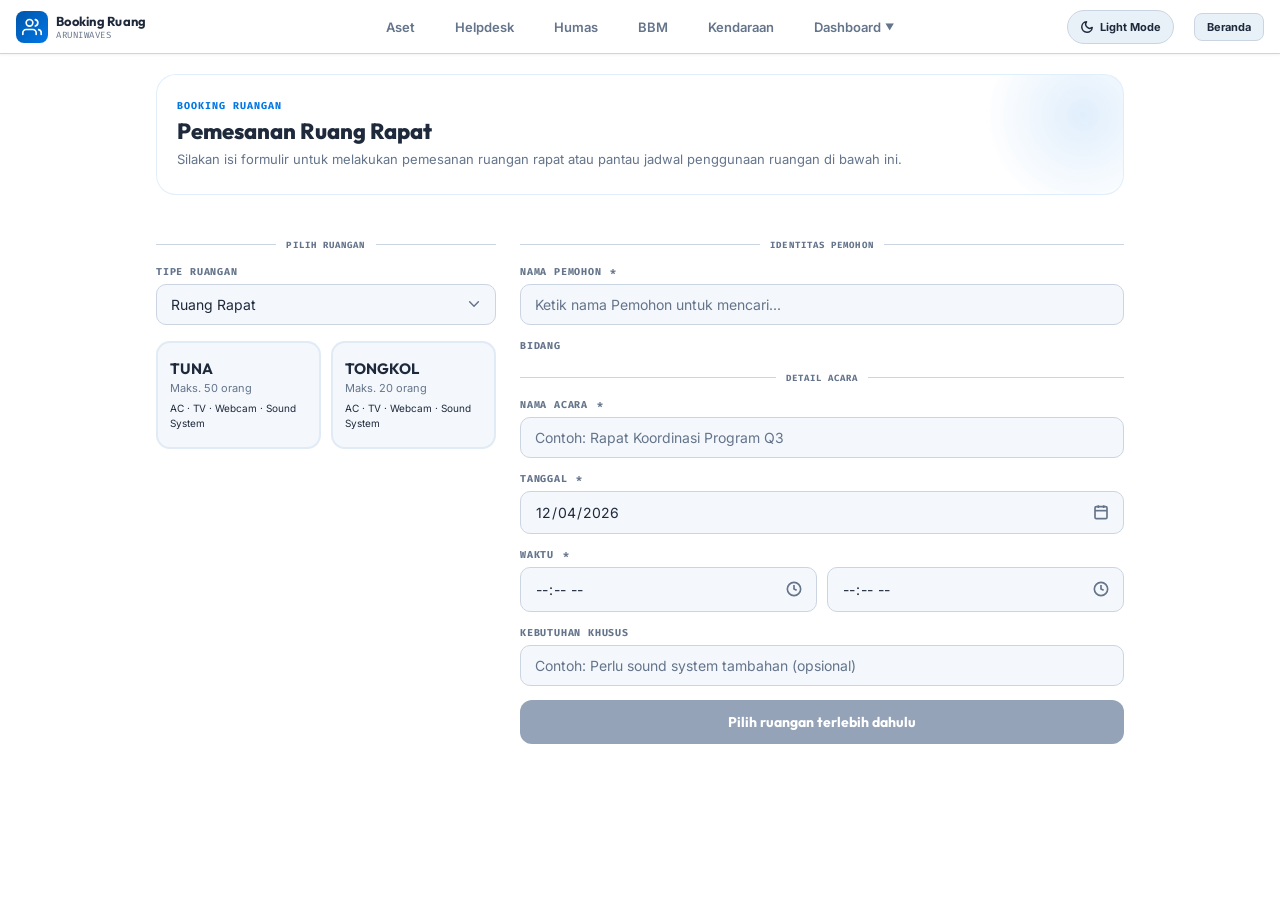
<file: rapat/index.html>
<!DOCTYPE html>
<html lang="id">
<head>
<script>
  if (localStorage.getItem('theme') === 'dark' || (!('theme' in localStorage) && window.matchMedia('(prefers-color-scheme: dark)').matches)) {
    document.documentElement.classList.add('dark');
  } else {
    document.documentElement.classList.remove('dark');
  }
</script>
<meta charset="UTF-8"/>
<meta name="viewport" content="width=device-width, initial-scale=1.0"/>
<meta name="theme-color" content="#061120"/>
<meta name="description" content="Booking Ruang Rapat - Sistem pemesanan ruangan - ARUNIWAVES DKP Provinsi Bali"/>
<link rel="apple-touch-icon" href="../icons/icon-192.png"/>
<title>Booking Ruang - ARUNIWAVES</title>
<link rel="stylesheet" href="../shared.css"/>
<script src="../shared.js"></script>
<style>
/* ── rapat/index.html — Module-specific styles only ── */

.section{display:none}
.section.active{display:block}

/* ── ROOM CARDS ── */
.room-grid{display:grid;grid-template-columns:1fr 1fr;gap:10px;margin-bottom:16px}
.room-card{
  background:var(--ink2);border:2px solid rgba(0, 85, 170, 0.08);
  border-radius:14px;padding:16px 12px;cursor:pointer;
  transition:transform 0.25s cubic-bezier(0.34, 1.56, 0.64, 1), border-color 0.25s, box-shadow 0.25s;
  position:relative;overflow:hidden;
}
.room-card::after{
  content:'';position:absolute;inset:0;
  background:linear-gradient(135deg,var(--indigo),var(--violet));
  opacity:0;transition:opacity .2s;
}
.room-card:hover{
  transform:translateY(-2px);
  box-shadow:0 8px 24px rgba(0, 85, 170, 0.08);
  border-color:var(--indigo2);
}
.room-card:hover::after,.room-card.selected::after{opacity:.06}
.room-card.selected{
  border-color:var(--indigo2);
  background:rgba(0, 119, 230, 0.03);
  box-shadow:0 4px 12px rgba(0, 85, 170, 0.05);
}
.room-card.unavailable{opacity:.45;cursor:not-allowed}
.room-emoji{font-size:28px;display:block;margin-bottom:8px;position:relative;z-index:1}
.room-name{font-family:var(--title-sans);font-size:15px;font-weight:700;position:relative;z-index:1}
.room-cap{font-size:11px;color:var(--muted);margin-top:3px;position:relative;z-index:1}
.room-fac{font-size:10px;color:var(--indigo2);margin-top:6px;line-height:1.5;position:relative;z-index:1}
.room-check{
  position:absolute;top:10px;right:10px;z-index:2;
  width:22px;height:22px;border-radius:50%;
  background:linear-gradient(135deg, var(--indigo), var(--foam));color:#fff;
  font-size:12px;display:none;
  align-items:center;justify-content:center;
  box-shadow:0 2px 6px rgba(0, 119, 230, 0.35);
}
@keyframes checkPop {
  0%   { transform: scale(0); opacity: 0; }
  70%  { transform: scale(1.15); }
  100% { transform: scale(1); opacity: 1; }
}
.room-card.selected .room-check{
  display:flex;
  animation:checkPop 0.28s cubic-bezier(0.34, 1.56, 0.64, 1) both;
}

/* ── BOOKING FORM FIELDS ── */
.field{margin-bottom:14px}
.field:focus-within{position:relative;z-index:50}
.field label{
  display:block;font-size:10px;font-weight:700;color:var(--muted);
  text-transform:uppercase;letter-spacing:.08em;margin-bottom:6px;
  font-family:var(--mono);
}
.req{color:var(--indigo2);margin-left:2px}
.field input,.field select,.field textarea{
  width:100%;padding:11px 14px;
  background:var(--ink2);border:1px solid var(--border);
  border-radius:10px;color:var(--text);
  font-family:var(--sans);font-size:14px;
  transition:border-color .2s;-webkit-appearance:none;
}
.field select{
  background-image:url("data:image/svg+xml,%3Csvg xmlns='http://www.w3.org/2000/svg' fill='none' viewBox='0 0 24 24' stroke='%2364748b' stroke-width='2.5'%3E%3Cpath stroke-linecap='round' stroke-linejoin='round' d='M19.5 8.25l-7.5 7.5-7.5-7.5' /%3E%3C/svg%3E");
  background-repeat:no-repeat;
  background-position:right 14px center;
  background-size:14px;
  padding-right:40px !important;
  cursor:pointer;
}
.field input:focus,.field select:focus,.field textarea:focus{outline:none;border-color:var(--indigo)}
.field input::placeholder{color:var(--muted)}
.two-col{display:grid;grid-template-columns:1fr 1fr;gap:10px}

/* ── AUTOFILL & AVAILABILITY ── */
.autofill{
  display:none;padding:10px 14px;
  background:rgba(0,180,216,.06);border:1px solid rgba(0,180,216,.15);
  border-radius:10px;font-size:13px;color:var(--foam);font-family:var(--mono);
}
.autofill.show{display:flex;align-items:center;gap:8px}
.avail{margin-top:6px;padding:9px 13px;border-radius:9px;font-size:12px;display:none;align-items:center;gap:7px}
.avail.show{display:flex}
.avail.ok   {background:rgba(45,212,191,.08);color:var(--green);border:1px solid rgba(45,212,191,.2)}
.avail.clash{background:rgba(248,113,113,.08);color:var(--red);border:1px solid rgba(248,113,113,.2)}
.avail.warn {background:rgba(251,191,36,.08);color:var(--yellow);border:1px solid rgba(251,191,36,.2)}
.cond-field{display:none}
.cond-field.show{display:block}

/* ── BOOKING BADGE (success screen) ── */
.booking-badge{
  font-family:var(--mono);font-size:20px;
  color:var(--indigo2);font-weight:700;
  background:rgba(99,102,241,.08);
  border:1px solid rgba(99,102,241,.2);
  padding:10px 20px;border-radius:10px;
}

/* ── JADWAL DATE STRIP ── */
.date-strip{
  display:flex;overflow-x:auto;gap:6px;
  padding-bottom:12px;margin-bottom:16px;
  scrollbar-width:none;
}
.date-strip::-webkit-scrollbar{display:none}
.date-btn{
  flex-shrink:0;min-width:52px;padding:10px 8px;
  background:var(--ink2);border:1px solid var(--border);
  border-radius:10px;text-align:center;cursor:pointer;
  transition:all .2s;
}
.date-btn.active{background:rgba(99,102,241,.1);border-color:var(--indigo2)}
.date-btn.has-meeting{border-color:var(--pink);background:rgba(0, 119, 230, 0.08)}
.date-btn.has-meeting .date-num{color:var(--pink)}
.date-btn.has-meeting.active{background:var(--pink);border-color:var(--pink);color:#fff}
.date-btn.has-meeting.active .date-day,
.date-btn.has-meeting.active .date-num,
.date-btn.has-meeting.active .date-today{color:#fff}
.date-day{font-size:9px;color:var(--muted);font-family:var(--mono);text-transform:uppercase}
.date-num{font-size:16px;font-weight:700;margin-top:2px}
.date-today{font-size:8px;color:var(--indigo2);font-family:var(--mono);margin-top:1px}

/* ── ROOM SCHEDULE & BOOKING SLOTS ── */
.room-schedule{margin-bottom:20px}
.room-schedule-header{
  display:flex;align-items:center;gap:8px;
  font-size:11px;font-weight:700;color:var(--indigo2);
  text-transform:uppercase;letter-spacing:.08em;
  font-family:var(--mono);margin-bottom:10px;
}
.booking-slot{
  background:var(--ink2);border:1px solid var(--border);
  border-radius:10px;padding:11px 14px;margin-bottom:8px;
  display:flex;align-items:flex-start;gap:12px;
}
.slot-time{font-family:var(--mono);font-size:11px;color:var(--indigo2);white-space:nowrap;flex-shrink:0;margin-top:2px}
.slot-acara{font-size:13px;font-weight:600;margin-bottom:2px}
.slot-pemohon{font-size:11px;color:var(--muted)}
.slot-chip{margin-left:auto;flex-shrink:0;font-size:9px;font-weight:700;padding:3px 8px;border-radius:99px;font-family:var(--mono)}
.chip-disetujui{background:rgba(45,212,191,.12);color:var(--green)}
.chip-pending  {background:rgba(251,191,36,.12);color:var(--yellow)}
.chip-ditolak  {background:rgba(248,113,113,.12);color:var(--red)}
.slot-empty{font-size:12px;color:var(--muted);font-style:italic;padding:16px;text-align:center}

/* ── SLOT ACTION BUTTONS ── */
.btn-edit-slot{
  border:1px solid var(--indigo2);background:transparent;color:var(--indigo2);
  font-size:10px;font-weight:700;padding:3px 10px;border-radius:6px;
  cursor:pointer;font-family:var(--sans);transition:all 0.2s;
}
.btn-edit-slot:hover{background:var(--indigo2);color:#fff}
.btn-delete-slot{
  border:1px solid var(--red);background:transparent;color:var(--red);
  font-size:10px;font-weight:700;padding:3px 10px;border-radius:6px;
  cursor:pointer;font-family:var(--sans);transition:all 0.2s;
}
.btn-delete-slot:hover{background:var(--red);color:#fff}

/* ── TIPE RUANGAN SELECTOR ── */
.tipe-btn{
  flex:1;padding:10px 16px;border-radius:12px;border:2px solid var(--border);
  background:transparent;color:var(--muted);font-family:var(--sans);
  font-size:13px;font-weight:600;cursor:pointer;transition:all 0.2s ease;
  display:flex;align-items:center;justify-content:center;gap:8px;
}
.tipe-btn:hover{border-color:var(--border2);color:var(--text);background:var(--ink2)}
.tipe-btn.active{background:rgba(0, 119, 230, 0.08);border-color:var(--indigo);color:var(--indigo);font-weight:700}


@media (min-width: 1024px) {
  .booking-desktop-layout{
    display:grid;
    grid-template-columns:340px 1fr;
    gap:24px;
    align-items:start;
  }
}

/* ── DESKTOP DROPDOWN NAV ── */
.desktop-dropdown{position:relative;display:inline-block}
.desktop-dropdown-btn{
  background:none;border:none;color:var(--muted);font-family:var(--sans);
  font-size:13px;font-weight:600;padding:6px 12px;border-radius:6px;
  cursor:pointer;display:flex;align-items:center;gap:4px;
  transition:color 0.2s, background 0.2s;
}
.desktop-dropdown-btn:hover{color:var(--text);background:var(--ink2)}
.desktop-dropdown-btn.active{color:var(--wave);background:rgba(0, 119, 182, 0.08)}
.desktop-dropdown-content{
  display:none;position:absolute;top:100%;left:0;
  background-color:rgba(255, 255, 255, 0.98);
  backdrop-filter:blur(16px);-webkit-backdrop-filter:blur(16px);
  min-width:180px;box-shadow:0 8px 24px rgba(0, 85, 170, 0.12);
  border:1px solid var(--border);border-radius:8px;z-index:300;margin-top:4px;
}
.desktop-dropdown-content::before{
  content:"";position:absolute;top:-10px;left:0;right:0;
  height:10px;background:transparent;
}
.desktop-dropdown-content a{
  color:var(--muted);padding:10px 14px;text-decoration:none;
  display:block;font-size:13px;font-weight:600;
  transition:color 0.2s, background 0.2s;text-align:left;
}
.desktop-dropdown-content a:hover{color:var(--wave);background-color:var(--ink2)}
.desktop-dropdown-content a.active{color:var(--wave);background-color:var(--ink2)}
.desktop-dropdown:hover .desktop-dropdown-content{display:block}
.desktop-dropdown:hover .desktop-dropdown-btn{color:var(--text);background:var(--ink2)}
</style>
</head>
<body>

<nav class="topnav">
  <a class="nav-logo" href="../index.html">
    <div class="nav-mark">
      <svg class="svg-icon" width="18" height="18" viewBox="0 0 24 24" fill="none" stroke="#fff" stroke-width="2.5" stroke-linecap="round" stroke-linejoin="round"><path d="M17 21v-2a4 4 0 0 0-4-4H5a4 4 0 0 0-4 4v2"/><circle cx="9" cy="7" r="4"/><path d="M23 21v-2a4 4 0 0 0-3-3.87"/><path d="M16 3.13a4 4 0 0 1 0 7.75"/></svg>
    </div>
    <div>
      <div class="nav-title">Booking Ruang</div>
      <div class="nav-sub">ARUNIWAVES</div>
    </div>
  </a>
        <div class="desktop-nav">
    <a href="../aset/index.html" class="desktop-nav-item">Aset</a>
    <a href="../helpdesk/index.html" class="desktop-nav-item">Helpdesk</a>
    <a href="../humas/index.html" class="desktop-nav-item">Humas</a>
    <a href="../bbm/index.html" class="desktop-nav-item">BBM</a>
    <a href="../kendaraan/index.html" class="desktop-nav-item">Kendaraan</a>
    <div class="desktop-dropdown">
      <button class="desktop-dropdown-btn">Dashboard <span style="font-size:9px;">▼</span></button>
      <div class="desktop-dropdown-content">
        <a href="../dashboard/dashboard_ews/index.html">Dashboard EWS</a>
        <a href="../dashboard/dashboard_ekspor/index.html">Dashboard Perikanan</a>
        <a href="../dashboard/dashboard_kendaraan/index.html">Dashboard Kendaraan</a>
      </div>
    </div>
  </div>
    </div>
  </div>
  
  <div style="flex: 1"></div>
  
  <button id="theme-toggle" class="theme-toggle-btn" aria-label="Toggle Dark Mode">
    <svg class="theme-icon-dark" width="16" height="16" viewBox="0 0 24 24" fill="none" stroke="currentColor" stroke-width="2.5" stroke-linecap="round" stroke-linejoin="round"><path d="M21 12.79A9 9 0 1 1 11.21 3 7 7 0 0 0 21 12.79z"/></svg>
    <svg class="theme-icon-light" style="display: none;" width="16" height="16" viewBox="0 0 24 24" fill="none" stroke="currentColor" stroke-width="2.5" stroke-linecap="round" stroke-linejoin="round"><circle cx="12" cy="12" r="5"/><line x1="12" y1="1" x2="12" y2="3"/><line x1="12" y1="21" x2="12" y2="23"/><line x1="4.22" y1="4.22" x2="5.64" y2="5.64"/><line x1="18.36" y1="18.36" x2="19.78" y2="19.78"/><line x1="1" y1="12" x2="3" y2="12"/><line x1="21" y1="12" x2="23" y2="12"/><line x1="4.22" y1="19.78" x2="5.64" y2="18.36"/><line x1="18.36" y1="4.22" x2="19.78" y2="5.64"/></svg>
    <span class="theme-label"></span>
  </button>
  <a href="../index.html" class="btn-back-header">Beranda</a>
</nav>

<main>

  <div class="bbm-hero">
    <div class="bbm-content">
      <div class="bbm-eyebrow">BOOKING RUANGAN</div>
      <div class="bbm-title">Pemesanan Ruang Rapat</div>
      <div class="bbm-sub">Silakan isi formulir untuk melakukan pemesanan ruangan rapat atau pantau jadwal penggunaan ruangan di bawah ini.</div>
    </div>
  </div>

  
  </div>


  <!-- ══ TAB BOOKING ══ -->
  <div id="section-booking" class="section active">

    <!-- Success -->
    <div id="success-screen">
      <div class="suc-ring">
        <svg class="svg-icon" width="32" height="32" viewBox="0 0 24 24" fill="none" stroke="var(--indigo2)" stroke-width="2" stroke-linecap="round" stroke-linejoin="round"><rect x="3" y="4" width="18" height="18" rx="2" ry="2"/><line x1="16" y1="2" x2="16" y2="6"/><line x1="8" y1="2" x2="8" y2="6"/><line x1="3" y1="10" x2="21" y2="10"/></svg>
      </div>
      <h2>Permintaan Terkirim!</h2>
      <p>Admin DKP Bali sudah diberitahu.<br/>Nomor booking Anda:</p>
      <div class="booking-badge" id="result-booking-id">RPT-0000</div>
      <p style="font-size:11px;color:var(--muted)">
        Anda akan dikonfirmasi setelah admin menyetujui permintaan.
      </p>
      <button class="btn-new" onclick="resetBooking()">+ Booking Baru</button>
    </div>

    <form id="form-booking" onsubmit="submitBooking(event)">

      <div class="booking-desktop-layout">
        <div class="booking-desktop-left">
          <!-- Pilih Ruangan -->
          <div class="divider">Pilih Ruangan</div>

          <div class="field" style="margin-bottom:16px">
            <label>Tipe Ruangan</label>
            <select id="f-tipe-ruangan" onchange="setTipe(this.value)">
              <option value="RUANG RAPAT">Ruang Rapat</option>
              <option value="RUANG KHUSUS">Ruang Khusus</option>
            </select>
          </div>

          <div id="room-cards-wrap">
            <!-- Room cards rendered by JS -->
          </div>
        </div>

        <div class="booking-desktop-right">
          <!-- Pemohon -->
          <div class="divider">Identitas Pemohon</div>

          <div class="field field-autocomplete">
            <label>Nama Pemohon <span class="req">*</span></label>
            <div class="autocomplete-wrap">
              <input type="text" id="f-pemohon-search" class="autocomplete-input" placeholder="Ketik nama Pemohon untuk mencari..." autocomplete="off" required/>
              <input type="hidden" id="f-pemohon"/>
              <div class="autocomplete-list" id="f-pemohon-list"></div>
            </div>
          </div>

          <div class="field">
            <label>Bidang</label>
            <div class="autofill" id="display-bidang">
              <span id="val-bidang">-</span>
            </div>
          </div>

          <!-- Detail Acara -->
          <div class="divider">Detail Acara</div>

          <!-- Nama Acara (RUANG RAPAT saja) -->
          <div class="field cond-field" id="field-acara">
            <label>Nama Acara <span class="req">*</span></label>
            <input type="text" id="f-acara"
                   placeholder="Contoh: Rapat Koordinasi Program Q3"
                   maxlength="100"/>
          </div>

          <!-- Keterangan (RUANG KHUSUS saja) -->
          <div class="field cond-field" id="field-keterangan">
            <label>Keterangan Keperluan <span class="req">*</span></label>
            <input type="text" id="f-keterangan"
                   placeholder="Contoh: Konsultasi PPID, Menyusui"
                   maxlength="100"/>
          </div>

          <div class="field">
            <label>Tanggal <span class="req">*</span></label>
            <input type="date" id="f-tanggal" required onchange="cekKetersediaan()"/>
          </div>

          <div class="field">
            <label>Waktu <span class="req">*</span></label>
            <div class="two-col">
              <input type="time" id="f-mulai"   required onchange="cekKetersediaan()"/>
              <input type="time" id="f-selesai" required onchange="cekKetersediaan()"/>
            </div>
            <div class="avail" id="avail-indicator"></div>
          </div>

          <!-- Kebutuhan Khusus (RUANG RAPAT saja) -->
          <div class="field cond-field" id="field-kebutuhan">
            <label>Kebutuhan Khusus</label>
            <input type="text" id="f-kebutuhan"
                   placeholder="Contoh: Perlu sound system tambahan (opsional)"/>
          </div>

          <button type="submit" class="btn-submit" id="btn-submit" disabled>
            Pilih ruangan terlebih dahulu
          </button>
        </div>
      </div>

    </form>

  </div>



</main>

<!-- BOTTOM NAV -->
<nav class="bottom-nav">
  <a class="nav-item" href="../index.html">
    <span class="nav-icon"><svg class="svg-icon" width="20" height="20" viewBox="0 0 24 24" fill="none" stroke="currentColor" stroke-width="2" stroke-linecap="round" stroke-linejoin="round"><path d="m3 9 9-7 9 7v11a2 2 0 0 1-2 2H5a2 2 0 0 1-2-2z"/><polyline points="9 22 9 12 15 12 15 22"/></svg></span>
    <span class="nav-label">Beranda</span>
  </a>
  <div class="nav-item active" onclick="toggleAppsDrawer()" style="cursor: pointer;">
    <span class="nav-icon"><svg class="svg-icon" width="20" height="20" viewBox="0 0 24 24" fill="none" stroke="currentColor" stroke-width="2" stroke-linecap="round" stroke-linejoin="round"><rect x="3" y="3" width="7" height="7"/><rect x="14" y="3" width="7" height="7"/><rect x="14" y="14" width="7" height="7"/><rect x="3" y="14" width="7" height="7"/></svg></span>
    <span class="nav-label">Apps</span>
  </div>
  <div class="nav-item" onclick="toggleDashboardDrawer()" style="cursor: pointer;">
    <span class="nav-icon"><svg class="svg-icon" width="20" height="20" viewBox="0 0 24 24" fill="none" stroke="currentColor" stroke-width="2" stroke-linecap="round" stroke-linejoin="round"><line x1="18" y1="20" x2="18" y2="10"/><line x1="12" y1="20" x2="12" y2="4"/><line x1="6" y1="20" x2="6" y2="14"/></svg></span>
    <span class="nav-label">Dashboard</span>
  </div>
</nav>
<!-- Bottom Navigation Drawer for Dashboards -->
<!-- Apps Drawer -->
<div class="more-drawer" id="apps-drawer">
  <div class="more-grid">
    <a class="more-item" href="../aset/index.html">
      <span class="more-item-icon"><svg class="svg-icon" width="22" height="22" viewBox="0 0 24 24" fill="none" stroke="currentColor" stroke-width="2" stroke-linecap="round" stroke-linejoin="round"><path d="M21 8a2 2 0 0 0-1-1.73l-7-4a2 2 0 0 0-2 0l-7 4A2 2 0 0 0 3 8v8a2 2 0 0 0 1 1.73l7 4a2 2 0 0 0 2 0l7-4A2 2 0 0 0 21 16Z"/><path d="m3.3 7 8.7 5 8.7-5"/><path d="M12 22V12"/></svg></span>
      <span class="more-item-label">Aset</span>
    </a>
    <a class="more-item" href="../helpdesk/index.html">
      <span class="more-item-icon"><svg class="svg-icon" width="22" height="22" viewBox="0 0 24 24" fill="none" stroke="currentColor" stroke-width="2" stroke-linecap="round" stroke-linejoin="round"><path d="M14.7 6.3a1 1 0 0 0 0 1.4l1.6 1.6a1 1 0 0 0 1.4 0l3.77-3.77a6 6 0 0 1-7.94 7.94l-6.91 6.91a2.12 2.12 0 0 1-3-3l6.91-6.91a6 6 0 0 1 7.94-7.94l-3.76 3.76z"/></svg></span>
      <span class="more-item-label">Helpdesk</span>
    </a>
    <a class="more-item active" href="../rapat/index.html">
      <span class="more-item-icon"><svg class="svg-icon" width="22" height="22" viewBox="0 0 24 24" fill="none" stroke="currentColor" stroke-width="2" stroke-linecap="round" stroke-linejoin="round"><path d="M17 21v-2a4 4 0 0 0-4-4H5a4 4 0 0 0-4 4v2"/><circle cx="9" cy="7" r="4"/></svg></span>
      <span class="more-item-label">Rapat</span>
    </a>
    <a class="more-item" href="../humas/index.html">
      <span class="more-item-icon"><svg class="svg-icon" width="22" height="22" viewBox="0 0 24 24" fill="none" stroke="currentColor" stroke-width="2" stroke-linecap="round" stroke-linejoin="round"><path d="M18 8a3 3 0 0 0-3-3H5a3 3 0 0 0-3 3v8a3 3 0 0 0 3 3h10a3 3 0 0 0 3-3V8Z"/><path d="M22 12a3 3 0 0 0-3-3v6a3 3 0 0 0 3-3Z"/><path d="M6 9h4"/></svg></span>
      <span class="more-item-label">Humas</span>
    </a>
    <a class="more-item" href="../bbm/index.html">
      <span class="more-item-icon"><svg class="svg-icon" width="22" height="22" viewBox="0 0 24 24" fill="none" stroke="currentColor" stroke-width="2.5" stroke-linecap="round" stroke-linejoin="round"><path d="M3 22V2h10v20H3z"/><path d="M17 9h4v8h-4z"/><circle cx="8" cy="7" r="2"/><path d="M13 5h4v4h-4z"/></svg></span>
      <span class="more-item-label">Form BBM</span>
    </a>
    <a class="more-item" href="../kendaraan/index.html">
      <span class="more-item-icon"><svg class="svg-icon" width="22" height="22" viewBox="0 0 24 24" fill="none" stroke="currentColor" stroke-width="2.5" stroke-linecap="round" stroke-linejoin="round"><path d="M19 17h2c.6 0 1-.4 1-1v-3c0-.9-.7-1.7-1.5-1.9C18.7 10.6 16 10 16 10s-1.3-1.4-2.2-2.3c-.5-.4-1.1-.7-1.8-.7H5c-.6 0-1 .4-1 1v10c0 .6.4 1 1 1h2"/><circle cx="7" cy="17" r="2"/><circle cx="15" cy="17" r="2"/></svg></span>
      <span class="more-item-label">Pinjam Kendaraan</span>
    </a>
  </div>
</div>

<!-- Dashboard Drawer -->
<div class="more-drawer" id="dashboard-drawer">
  <div class="more-grid">
    <a class="more-item" href="../dashboard/dashboard_ews/index.html">
      <span class="more-item-icon"><svg class="svg-icon" width="22" height="22" viewBox="0 0 24 24" fill="none" stroke="currentColor" stroke-width="2" stroke-linecap="round" stroke-linejoin="round"><polyline points="22 12 18 12 15 21 9 3 6 12 2 12"/></svg></span>
      <span class="more-item-label">Dashboard EWS</span>
    </a>
    <a class="more-item" href="../dashboard/dashboard_ekspor/index.html">
      <span class="more-item-icon"><svg class="svg-icon" width="22" height="22" viewBox="0 0 24 24" fill="none" stroke="currentColor" stroke-width="2" stroke-linecap="round" stroke-linejoin="round"><circle cx="12" cy="12" r="10"/><path d="M2 12h20"/><path d="M12 2a15.3 15.3 0 0 1 4 10 15.3 15.3 0 0 1-4 10 15.3 15.3 0 0 1-4-10 15.3 15.3 0 0 1 4-10z"/></svg></span>
      <span class="more-item-label">Dashboard Perikanan</span>
    </a>
    <a class="more-item" href="../dashboard/dashboard_kendaraan/index.html">
      <span class="more-item-icon"><svg class="svg-icon" width="22" height="22" viewBox="0 0 24 24" fill="none" stroke="currentColor" stroke-width="2" stroke-linecap="round" stroke-linejoin="round"><line x1="18" y1="20" x2="18" y2="10"/><line x1="12" y1="20" x2="12" y2="4"/><line x1="6" y1="20" x2="6" y2="14"/></svg></span>
      <span class="more-item-label">Dashboard Kendaraan</span>
    </a>
  </div>
</div>


<script>
const CFG = { APPS_SCRIPT_URL: window.ARUNIWAVES_CONFIG.APPS_SCRIPT_URL };

// ── Data ────────────────────────────────────
let allPegawai       = [];
let allLokasi        = [];
let allBooking       = [];
let selectedRoom     = null;
let selectedTipe     = "RUANG RAPAT";
let editingBookingId = null;
let currentUser = null;
try {
  const cached = sessionStorage.getItem("aruniwaves_user");
  if (cached) currentUser = JSON.parse(cached);
} catch (e) { console.error(e); }


// Helper to normalize different date formats (e.g. YYYY-MM-DD vs DD/MM/YYYY)
function normalizeDate(dateStr) {
  if (!dateStr) return "";
  dateStr = dateStr.toString().trim();
  if (/^\d{4}-\d{2}-\d{2}$/.test(dateStr)) return dateStr;
  if (/^\d{4}-\d{2}-\d{2}\b/.test(dateStr)) return dateStr.substring(0, 10);
  if (/^\d{1,2}\/\d{1,2}\/\d{4}$/.test(dateStr)) {
    const [d, m, y] = dateStr.split("/");
    return `${y}-${m.padStart(2, '0')}-${d.padStart(2, '0')}`;
  }
  if (/^\d{1,2}\/\d{1,2}\/\d{4}\b/.test(dateStr)) {
    const parts = dateStr.split(" ")[0].split("/");
    return `${parts[2]}-${parts[1].padStart(2, '0')}-${parts[0].padStart(2, '0')}`;
  }
  if (dateStr.includes("T")) return dateStr.split("T")[0];
  try {
    const d = new Date(dateStr);
    if (!isNaN(d.getTime())) {
      const year = d.getFullYear();
      const month = String(d.getMonth() + 1).padStart(2, '0');
      const day = String(d.getDate()).padStart(2, '0');
      return `${year}-${month}-${day}`;
    }
  } catch (e) {}
  return "";
}

// Definisi ruangan
const ROOMS = {
  "RUANG RAPAT": [
    { nama:"RUANG RAPAT TUNA",    emoji:"", cap:"50 orang", fac:"AC · TV · Webcam · Sound System" },
    { nama:"RUANG RAPAT TONGKOL", emoji:"", cap:"20 orang", fac:"AC · TV · Webcam · Sound System" },
  ],
  "RUANG KHUSUS": [
    { nama:"RUANG LAKTASI", emoji:"", cap:"", fac:"Sofa · AC · Privasi" },
    { nama:"RUANG PPID",    emoji:"", cap:"", fac:"Meja · AC · Komputer" },
  ],
};

// ── Tabs ────────────────────────────────────
function switchTab(tab) {
  ["booking","jadwal"].forEach(t => {
    document.getElementById(`section-${t}`).classList.toggle("active", t === tab);
    document.getElementById(`tab-${t}`).classList.toggle("active", t === tab);
  });
  if (tab === "jadwal") {
    loadBooking().then(() => {
      buildDateStrip();
      renderJadwal();
    }).catch(err => console.error("Gagal memuat data booking:", err));
  }

  // Persist tab to URL
  const url = new URL(window.location);
  url.searchParams.set("tab", tab);
  window.history.replaceState({}, "", url);
}

function setTipe(tipe) {
  selectedTipe = tipe;
  selectedRoom = null;
  const selectEl = document.getElementById("f-tipe-ruangan");
  if (selectEl) selectEl.value = tipe;

  // Show/hide conditional fields
  document.getElementById("field-acara").classList.toggle("show",      tipe === "RUANG RAPAT");
  document.getElementById("field-keterangan").classList.toggle("show", tipe === "RUANG KHUSUS");
  document.getElementById("field-kebutuhan").classList.toggle("show",  tipe === "RUANG RAPAT");

  renderRoomCards();
  updateSubmitBtn();
  cekKetersediaan();
}

function renderRoomCards() {
  const rooms = ROOMS[selectedTipe] || [];
  const wrap  = document.getElementById("room-cards-wrap");
  wrap.innerHTML = `<div class="room-grid">${rooms.map(r => `
    <div class="room-card" id="card-${r.nama.replace(/\s/g,'_')}"
         onclick="selectRoom('${r.nama}')">
      <div class="room-name">${r.nama.replace("RUANG RAPAT ","").replace("RUANG ","")}</div>
      ${r.cap ? `<div class="room-cap">Maks. ${r.cap}</div>` : ""}
      <div class="room-fac">${r.fac}</div>
      <div class="room-check"><svg style="width: 10px; height: 10px; stroke: white; fill: none; stroke-width: 3;" viewBox="0 0 24 24"><polyline points="20 6 9 17 4 12"/></svg></div>
    </div>
  `).join("")}</div>`;
}

function selectRoom(nama) {
  selectedRoom = nama;
  // Update visual
  document.querySelectorAll(".room-card").forEach(c => c.classList.remove("selected"));
  const card = document.getElementById(`card-${nama.replace(/\s/g,'_')}`);
  if (card) card.classList.add("selected");
  updateSubmitBtn();
  cekKetersediaan();
}

function updateSubmitBtn() {
  const btn = document.getElementById("btn-submit");
  if (!selectedRoom) {
    btn.disabled    = true;
    btn.textContent = "Pilih ruangan terlebih dahulu";
  } else {
    btn.disabled    = false;
    btn.textContent = `Ajukan Booking - ${selectedRoom.replace("RUANG RAPAT ","").replace("RUANG ","")}`;
  }
}

// ── Load data ───────────────────────────────
async function loadPegawai() {
  try {
    if (!CFG.APPS_SCRIPT_URL || CFG.APPS_SCRIPT_URL === "GANTI_DENGAN_URL_APPS_SCRIPT") {
      allPegawai = [
        { id:"P0001", nama:"NI PUTU ADELIA",       bidang:"SEKRETARIAT", subBidang:"SUNPROG" },
        { id:"P0002", nama:"PANDE GDE KRISHNADANA",bidang:"SEKRETARIAT", subBidang:"SUNPROG" },
        { id:"P0005", nama:"DEWA YOJANA",           bidang:"BIDANG P2HP", subBidang:"" },
        { id:"P0008", nama:"WAYAN SAPUTRA",         bidang:"BIDANG PERIKANAN", subBidang:"" },
      ];
    } else {
      const cached = sessionStorage.getItem("aruniwaves_pegawai");
      if (cached) {
        allPegawai = JSON.parse(cached);
      } else {
        const res  = await fetch(`${CFG.APPS_SCRIPT_URL}?action=getPegawai`);
        const json = await res.json();
        if (json.success) {
          allPegawai = json.data;
          sessionStorage.setItem("aruniwaves_pegawai", JSON.stringify(json.data));
        }
      }
    }
    initAutocomplete("f-pemohon-search", "f-pemohon-list", "f-pemohon", allPegawai, id => {
      onPemohonChange();
    });
  } catch (e) { console.error(e); }
}

async function loadBooking() {
  try {
    if (!CFG.APPS_SCRIPT_URL || CFG.APPS_SCRIPT_URL === "GANTI_DENGAN_URL_APPS_SCRIPT") {
      const today = new Date().toISOString().split("T")[0];
      allBooking = [
        { id:"RPT-0001", ruangan:"RUANG RAPAT TONGKOL", acara:"Rapat Koordinasi Program", pemohon:"NI PUTU ADELIA", tanggal:today, mulai:"09:00", selesai:"11:00", status:"DISETUJUI", tipe:"RUANG RAPAT", id_pemohon:"P0001", bidang:"SEKRETARIAT", kebutuhan:"", keterangan:"" },
        { id:"RPT-0002", ruangan:"RUANG RAPAT TUNA",    acara:"Evaluasi Budidaya Udang",  pemohon:"WAYAN SAPUTRA",  tanggal:today, mulai:"13:00", selesai:"15:00", status:"PENDING",   tipe:"RUANG RAPAT", id_pemohon:"P0008", bidang:"BIDANG PERIKANAN", kebutuhan:"", keterangan:"" },
      ];
    } else {
      const res  = await fetch(`${CFG.APPS_SCRIPT_URL}?action=getBooking`);
      const json = await res.json();
      if (json.success) allBooking = json.data.map(b => ({
        id:          b.id,
        ruangan:     b.ruangan,
        acara:       b.acara || b.keterangan,
        pemohon:     b.pemohon,
        tanggal:     b.tanggal,
        mulai:       b.mulai,
        selesai:     b.selesai,
        status:      b.status,
        tipe:        b.tipe,
        id_pemohon:  b.id_pemohon || b.id_pegawai || "",
        bidang:      b.bidang || b.bidang_pemohon || "",
        kebutuhan:   b.kebutuhan || b.kebutuhan_khusus || "",
        keterangan:  b.keterangan || ""
      }));
    }
  } catch (e) { console.error(e); }
}

// ── Pemohon change ──────────────────────────
function onPemohonChange() {
  const id  = document.getElementById("f-pemohon").value;
  const peg = allPegawai.find(p => p.id === id);
  const el  = document.getElementById("display-bidang");
  if (peg) {
    document.getElementById("val-bidang").textContent =
      peg.bidang + (peg.subBidang ? ` - ${peg.subBidang}` : "");
    el.classList.add("show");
  } else {
    el.classList.remove("show");
  }
}

// ── Cek ketersediaan ────────────────────────
async function cekKetersediaan() {
  if (!selectedRoom) return;
  const tgl     = document.getElementById("f-tanggal").value;
  const mulai   = document.getElementById("f-mulai").value;
  const selesai = document.getElementById("f-selesai").value;
  const ind     = document.getElementById("avail-indicator");

  if (!tgl || !mulai || !selesai) { ind.className = "avail"; return; }
  if (mulai >= selesai) {
    ind.className = "avail warn show";
    ind.textContent = "Jam selesai harus lebih dari jam mulai";
    return;
  }

  // Refresh booking data
  if (CFG.APPS_SCRIPT_URL && CFG.APPS_SCRIPT_URL !== "GANTI_DENGAN_URL_APPS_SCRIPT") {
    await loadBooking();
  }

  const normalizedTgl = normalizeDate(tgl);
  const clash = allBooking.find(b =>
    b.ruangan === selectedRoom &&
    normalizeDate(b.tanggal) === normalizedTgl &&
    b.id !== editingBookingId &&
    b.status !== "DITOLAK" && b.status !== "DIBATALKAN" &&
    !(selesai <= b.mulai || mulai >= b.selesai)
  );

  if (clash) {
    ind.className = "avail clash show";
    ind.textContent = `Bentrok: ${clash.acara} (${clash.mulai}–${clash.selesai})`;
    document.getElementById("btn-submit").disabled    = true;
    document.getElementById("btn-submit").textContent = "Jam bentrok - pilih waktu lain";
  } else {
    ind.className = "avail ok show";
    ind.textContent = `Tersedia pada ${mulai}–${selesai}`;
    document.getElementById("btn-submit").disabled    = false;
    if (editingBookingId) {
      document.getElementById("btn-submit").textContent = `Simpan Perubahan - ${editingBookingId}`;
    } else {
      document.getElementById("btn-submit").textContent =
        `Ajukan Booking - ${selectedRoom.replace("RUANG RAPAT ","").replace("RUANG ","")}`;
    }
  }
}

// ── Submit ──────────────────────────────────
function restoreSubmitBtn() {
  const btn = document.getElementById("btn-submit");
  btn.disabled = false;
  if (editingBookingId) {
    btn.textContent = `Simpan Perubahan - ${editingBookingId}`;
  } else {
    updateSubmitBtn();
  }
}

async function submitBooking(e) {
  e.preventDefault();
  if (!selectedRoom) { alert("Pilih ruangan terlebih dahulu."); return; }

  const btn = document.getElementById("btn-submit");
  btn.disabled = true;
  btn.innerHTML = '<span class="spin" style="border: 2px solid rgba(255,255,255,0.3); border-top-color: #fff; width: 16px; height: 16px; display: inline-block;"></span> <span>Mengirim...</span>';

  const pemId  = document.getElementById("f-pemohon").value;
  if (!pemId) {
    alert("Pilih nama Pemohon dari daftar yang muncul saat mengetik.");
    restoreSubmitBtn();
    return;
  }
  const pem    = allPegawai.find(p => p.id === pemId);
  const bidang = pem ? pem.bidang + (pem.subBidang ? ` - ${pem.subBidang}` : "") : "";
  const isRapat = selectedTipe === "RUANG RAPAT";

  // Validasi field kondisional
  const acara   = document.getElementById("f-acara").value.trim();
  const ket     = document.getElementById("f-keterangan").value.trim();
  if (isRapat && !acara)  { alert("Nama acara wajib diisi."); restoreSubmitBtn(); return; }
  if (!isRapat && !ket)   { alert("Keterangan keperluan wajib diisi."); restoreSubmitBtn(); return; }



  const payload = {
    action:         editingBookingId ? "updateBooking" : "submitBooking",
    id_token:       currentUser?.id_token || "",
    id_booking:     editingBookingId || "",
    id_pemohon:     pemId,
    nama_pemohon:   pem?.nama    || "",
    bidang_pemohon: bidang,
    tipe_ruangan:   selectedTipe,
    nama_ruangan:   selectedRoom,
    id_lokasi:      "",
    nama_acara:     isRapat ? acara : "",
    keterangan:     !isRapat ? ket : "",
    tanggal:        document.getElementById("f-tanggal").value,
    jam_mulai:      document.getElementById("f-mulai").value,
    jam_selesai:    document.getElementById("f-selesai").value,
    kebutuhan:      isRapat ? document.getElementById("f-kebutuhan").value : "",
  };

  try {
    if (!CFG.APPS_SCRIPT_URL || CFG.APPS_SCRIPT_URL === "GANTI_DENGAN_URL_APPS_SCRIPT") {
      await new Promise(r => setTimeout(r, 1000));
      showSuccess(editingBookingId || "RPT-" + String(Math.floor(Math.random()*900)+100).padStart(4,"0"), !!editingBookingId);
      return;
    }
    const data = await submitFormOfflineCapable(CFG.APPS_SCRIPT_URL, payload, "Booking Ruang Rapat");
    if (data.success) {
      if (data.is_offline_queued) {
        window.location.href = "../index.html?actTab=rapat";
        return;
      }
      showSuccess(data.booking_id || editingBookingId, !!editingBookingId);
    } else {
      throw new Error(data.message || "Gagal mengirim.");
    }
  } catch (err) {
    alert("Gagal: " + err.message);
    restoreSubmitBtn();
  }
}

function showSuccess(id, isUpdate = false) {
  if (isUpdate) {
    alert("Pemesanan ruang rapat berhasil diperbarui! Nomor booking: " + id);
  } else {
    alert("Pemesanan ruang rapat berhasil dikirim! Simpan Nomor Booking Anda: " + id);
  }
  window.location.href = "../index.html?actTab=rapat";
}

function resetBooking() {
  document.getElementById("form-booking").reset();
  document.getElementById("form-booking").style.display  = "block";
  document.getElementById("success-screen").style.display= "none";
  selectedRoom = null;
  editingBookingId = null;
  document.querySelectorAll(".room-card").forEach(c => c.classList.remove("selected"));
  document.getElementById("display-bidang").classList.remove("show");
  document.getElementById("avail-indicator").className = "avail";
  document.getElementById("f-pemohon-search").value = "";
  document.getElementById("f-pemohon").value = "";
  updateSubmitBtn();
}

// ── Jadwal ──────────────────────────────────
function buildDateStrip() {
  const strip = document.getElementById("date-strip");
  strip.innerHTML = "";
  const today = new Date();
  const days  = ["Min","Sen","Sel","Rab","Kam","Jum","Sab"];

  for (let i = 0; i < 7; i++) {
    const d   = new Date(today);
    d.setDate(today.getDate() + i);
    const dateStr = d.toISOString().split("T")[0];
    
    // Check if there is an active booking for this date
    const hasMeeting = allBooking.some(b => 
      normalizeDate(b.tanggal) === dateStr && b.status !== "DITOLAK" && b.status !== "DIBATALKAN"
    );

    const isJadwalDate = normalizeDate(dateStr) === normalizeDate(jadwalDate.toISOString().split("T")[0]);
    const btn = document.createElement("div");
    btn.className  = "date-btn" + (isJadwalDate ? " active" : "") + (hasMeeting ? " has-meeting" : "");
    btn.dataset.date = dateStr;
    btn.innerHTML  = `
      <div class="date-day">${days[d.getDay()]}</div>
      <div class="date-num">${d.getDate()}</div>
      ${i === 0 ? '<div class="date-today">Hari ini</div>' : ""}
    `;
    btn.onclick = () => {
      document.querySelectorAll(".date-btn").forEach(b => b.classList.remove("active"));
      btn.classList.add("active");
      jadwalDate = d;
      renderJadwal();
    };
    strip.appendChild(btn);
  }
}

function formatRuanganName(name) {
  if (!name) return "";
  const upper = name.toUpperCase().trim();
  if (upper === "RUANG RAPAT TONGKOL") return "Ruang Rapat Tongkol";
  if (upper === "RUANG RAPAT TUNA") return "Ruang Rapat Tuna";
  if (upper === "RUANG LAKTASI") return "Ruang Laktasi";
  if (upper === "RUANG PPID") return "Ruang PPID";
  return name.toLowerCase().split(' ').map(word => word.charAt(0).toUpperCase() + word.slice(1)).join(' ');
}

function renderJadwal() {
  const tgl     = jadwalDate.toISOString().split("T")[0];
  const content = document.getElementById("jadwal-content");
  const allRooms = [...ROOMS["RUANG RAPAT"], ...ROOMS["RUANG KHUSUS"]];

  const chipMap = {
    "DISETUJUI": "chip-disetujui",
    "PENDING":   "chip-pending",
    "DITOLAK":   "chip-ditolak",
  };

  let html = "";
  allRooms.forEach(room => {
    const slots = allBooking
      .filter(b => b.ruangan === room.nama && normalizeDate(b.tanggal) === tgl && b.status !== "DITOLAK" && b.status !== "DIBATALKAN")
      .sort((a,b) => a.mulai.localeCompare(b.mulai));

    html += `
      <div class="room-schedule" style="margin-bottom: 20px;">
        <div class="room-schedule-header" style="font-size: 14px; font-weight: 700; color: var(--text); padding-bottom: 8px; border-bottom: 1px solid var(--border); margin-bottom: 10px;">
          <span style="display:inline-block; width:8px; height:8px; border-radius:50%; background:var(--indigo2); margin-right:8px; vertical-align: middle;"></span> ${formatRuanganName(room.nama)}
        </div>
        ${slots.length
          ? slots.map(s => `
            <div class="booking-slot" style="border-left: 3px solid var(--indigo2); padding-left: 12px; margin-bottom: 8px; background: var(--ink2); border-radius: 4px 10px 10px 4px; padding: 10px 12px;">
              <div class="slot-time" style="font-weight: 700; color: var(--indigo2); font-family: var(--mono); font-size: 11px; min-width: 85px; line-height: 1.5; flex-shrink: 0;">Mulai: ${s.mulai}<br/>Selesai: ${s.selesai}</div>
              <div style="flex:1; min-width:0; padding-left: 8px;">
                <div class="slot-acara" style="font-size: 14px; font-weight: 700; color: var(--text);">${s.acara || s.keterangan || "Acara Rapat"}</div>
                <div class="slot-pemohon" style="font-size: 11px; color: var(--muted); margin-top: 3px;">Pemohon: ${s.pemohon}</div>
                ${s.kebutuhan ? `
                  <div class="slot-kebutuhan" style="font-size: 11px; color: var(--muted); margin-top: 5px; padding-top: 5px; border-top: 1px dashed var(--border); display: flex; align-items: center; gap: 4px;">
                    <span style="color:var(--indigo2); display: inline-flex; align-items: center;"><svg style="width: 12px; height: 12px; fill: none; stroke: currentColor; stroke-width: 2;" viewBox="0 0 24 24"><circle cx="12" cy="12" r="3"/><path d="M19.4 15a1.65 1.65 0 0 0 .33 1.82l.06.06a2 2 0 1 1-2.83 2.83l-.06-.06a1.65 1.65 0 0 0-1.82-.33 1.65 1.65 0 0 0-1 1.51V21a2 2 0 0 1-4 0v-.09A1.65 1.65 0 0 0 9 19.4a1.65 1.65 0 0 0-1.82.33l-.06.06a2 2 0 1 1-2.83-2.83l.06-.06a1.65 1.65 0 0 0 .33-1.82 1.65 1.65 0 0 0-1.51-1H3a2 2 0 0 1 0-4h.09A1.65 1.65 0 0 0 4.6 9a1.65 1.65 0 0 0-.33-1.82l-.06-.06a2 2 0 1 1 2.83-2.83l.06.06a1.65 1.65 0 0 0 1.82.33H9a1.65 1.65 0 0 0 1-1.51V3a2 2 0 0 1 4 0v.09a1.65 1.65 0 0 0 1 1.51 1.65 1.65 0 0 0 1.82-.33l.06-.06a2 2 0 1 1 2.83 2.83l-.06.06a1.65 1.65 0 0 0-.33 1.82V9a1.65 1.65 0 0 0 1.51 1H21a2 2 0 0 1 0 4h-.09a1.65 1.65 0 0 0-1.51 1z"/></svg></span>
                    <span style="font-style: italic;">Kebutuhan: ${s.kebutuhan}</span>
                  </div>` : ""}
              </div>
              <div style="display:flex; flex-direction:column; align-items:flex-end; gap:6px; flex-shrink:0;">
                <span class="slot-chip ${chipMap[s.status] || "chip-pending"}">${s.status}</span>
                ${s.status !== "DITOLAK" && s.status !== "DIBATALKAN" ? `
                  <div style="display:flex; gap:6px; margin-top:4px;">
                    <button type="button" class="btn-edit-slot" onclick="editBooking('${s.id}')">Edit</button>
                    <button type="button" class="btn-delete-slot" onclick="deleteBooking('${s.id}')">Hapus</button>
                  </div>
                ` : ""}
              </div>
            </div>
          `).join("")
          : `<div class="slot-empty">Tidak ada booking hari ini</div>`
        }
      </div>
    `;
  });

  content.innerHTML = html;
}

// ── Edit Booking ────────────────────────────
function editBooking(id) {
  const b = allBooking.find(x => x.id === id);
  if (!b) return;

  editingBookingId = b.id;
  setTipe(b.tipe || "RUANG RAPAT");
  selectRoom(b.ruangan);
  
  const peg = allPegawai.find(p => p.nama === b.pemohon);
  if (peg) {
    document.getElementById("f-pemohon-search").value = peg.nama;
    document.getElementById("f-pemohon").value = peg.id;
    onPemohonChange();
  } else {
    document.getElementById("f-pemohon-search").value = b.pemohon;
    document.getElementById("f-pemohon").value = b.id_pemohon || "";
  }
  
  if (b.tipe === "RUANG RAPAT") {
    document.getElementById("f-acara").value = b.acara || "";
    document.getElementById("f-kebutuhan").value = b.kebutuhan || "";
  } else {
    document.getElementById("f-keterangan").value = b.keterangan || b.acara || "";
  }
  
  document.getElementById("f-tanggal").value = normalizeDate(b.tanggal);
  document.getElementById("f-mulai").value = b.mulai || "";
  document.getElementById("f-selesai").value = b.selesai || "";
  
  const btn = document.getElementById("btn-submit");
  btn.textContent = `Simpan Perubahan - ${b.id}`;
  btn.disabled = false;
  
  const heroEyebrow = document.querySelector(".bbm-eyebrow");
  const heroTitle = document.querySelector(".bbm-title");
  const heroSub = document.querySelector(".bbm-sub");
  if (heroEyebrow) heroEyebrow.textContent = "EDIT BOOKING RUANGAN";
  if (heroTitle) heroTitle.textContent = "Ubah Booking Ruangan";
  if (heroSub) heroSub.textContent = "Perbarui formulir di bawah ini untuk menyimpan perubahan pada pesanan ruangan rapat Anda.";
  document.title = "Edit Booking Rapat - ARUNIWAVES";

  switchTab("booking");
  const indicator = document.getElementById("avail-indicator");
  if (indicator) indicator.className = "avail";
}

// ── Delete Booking ──────────────────────────
async function deleteBooking(id) {
  if (!await confirmPromise("Apakah Anda yakin ingin membatalkan/menghapus booking ini?")) return;
  
  try {
    if (!CFG.APPS_SCRIPT_URL || CFG.APPS_SCRIPT_URL === "GANTI_DENGAN_URL_APPS_SCRIPT") {
      allBooking = allBooking.filter(b => b.id !== id);
      alert("Booking berhasil dihapus (mode demo).");
      buildDateStrip();
      renderJadwal();
      return;
    }
    
    if (!currentUser) {
      alert('Login diperlukan untuk membatalkan booking.');
      return;
    }
    const payload = {
      action: "cancelBooking",
      id_token: currentUser.id_token,
      id_booking: id
    };
    
    const res = await fetch(CFG.APPS_SCRIPT_URL, {
      method: "POST",
      body: JSON.stringify(payload)
    });
    
    const data = await res.json();
    if (data.success) {
      alert("Booking berhasil dibatalkan.");
      window.location.reload();
    } else {
      throw new Error(data.message || "Gagal membatalkan.");
    }
  } catch (err) {
    alert("Gagal menghapus: " + err.message);
  }
}



// ── Autocomplete Helper ───────────────────────
function initAutocomplete(inputId, listId, hiddenId, dataList, onSelectCallback) {
  const searchInput = document.getElementById(inputId);
  const dropdownList = document.getElementById(listId);
  const hiddenInput = document.getElementById(hiddenId);

  document.addEventListener("click", e => {
    if (!searchInput.contains(e.target) && !dropdownList.contains(e.target)) {
      dropdownList.style.display = "none";
    }
  });

  searchInput.addEventListener("focus", () => {
    filterList();
  });

  searchInput.addEventListener("input", () => {
    hiddenInput.value = "";
    if (onSelectCallback) onSelectCallback("");
    filterList();
  });

  function filterList() {
    const query = searchInput.value.toLowerCase().trim();
    const filtered = dataList.filter(item => 
      item.nama.toLowerCase().includes(query) || 
      item.id.toLowerCase().includes(query)
    );

    if (filtered.length === 0) {
      dropdownList.innerHTML = '<div style="padding:10px 14px;color:var(--muted);font-size:13px;">Tidak ditemukan</div>';
      dropdownList.style.display = "block";
      return;
    }

    dropdownList.innerHTML = filtered.map(item => `
      <div class="autocomplete-item" data-id="${item.id}" data-nama="${item.nama}">
        <div style="font-weight:600;">${item.nama}</div>
        <div class="autocomplete-item-sub">${item.id} · ${item.bidang || ""} ${item.subBidang ? '- ' + item.subBidang : ''}</div>
      </div>
    `).join("");

    dropdownList.style.display = "block";

    dropdownList.querySelectorAll(".autocomplete-item").forEach(el => {
      el.addEventListener("mousedown", e => {
        e.preventDefault();
        const id = el.dataset.id;
        const nama = el.dataset.nama;
        searchInput.value = nama;
        hiddenInput.value = id;
        dropdownList.style.display = "none";
        if (onSelectCallback) {
          onSelectCallback(id);
        }
      });
    });
  }
}

(async () => {
  // Set min date = today
  const today = new Date().toISOString().split("T")[0];
  document.getElementById("f-tanggal").min   = today;
  document.getElementById("f-tanggal").value = today;

  setTipe("RUANG RAPAT");

  await Promise.all([loadPegawai(), loadBooking()]);

  const editId = new URLSearchParams(window.location.search).get("editBooking");
  if (editId) {
    setTimeout(() => { editBooking(editId); }, 200);
  }
})();

// Keyboard visual viewport handler
document.addEventListener("focusin", e => {
  if (["INPUT","TEXTAREA","SELECT"].includes(e.target.tagName)) {
    document.body.classList.add("keyboard-open");
  }
});
document.addEventListener("focusout", e => {
  if (["INPUT","TEXTAREA","SELECT"].includes(e.target.tagName)) {
    document.body.classList.remove("keyboard-open");
  }
});

// --- MOBILE TABS & DRAWER HANDLERS ---
function toggleAppsDrawer() {
  const appsDrawer = document.getElementById("apps-drawer");
  const dbDrawer = document.getElementById("dashboard-drawer");
  if (dbDrawer) dbDrawer.classList.remove("open");
  if (appsDrawer) appsDrawer.classList.toggle("open");
}
function toggleDashboardDrawer() {
  const appsDrawer = document.getElementById("apps-drawer");
  const dbDrawer = document.getElementById("dashboard-drawer");
  if (appsDrawer) appsDrawer.classList.remove("open");
  if (dbDrawer) dbDrawer.classList.toggle("open");
}
document.addEventListener("click", e => {
  const appsDrawer = document.getElementById("apps-drawer");
  const dbDrawer = document.getElementById("dashboard-drawer");
  const isAppsClick = e.target.closest("[onclick='toggleAppsDrawer()']");
  const isDbClick = e.target.closest("[onclick='toggleDashboardDrawer()']");
  if (appsDrawer && appsDrawer.classList.contains("open") && !appsDrawer.contains(e.target) && !isAppsClick) {
    appsDrawer.classList.remove("open");
  }
  if (dbDrawer && dbDrawer.classList.contains("open") && !dbDrawer.contains(e.target) && !isDbClick) {
    dbDrawer.classList.remove("open");
  }
});
</script>

<script>
  // Bind Theme Toggle click event
  const toggleBtn = document.getElementById('theme-toggle');
  if (toggleBtn) {
    toggleBtn.addEventListener('click', () => {
      const isDark = document.documentElement.classList.toggle('dark');
      localStorage.setItem('theme', isDark ? 'dark' : 'light');
    });
  }
</script>
</body>
</html>
</file>
<file: shared.css>
/* ═══════════════════════════════════════════════════════════
   ARUNIWAVES — SHARED STYLESHEET
   File ini di-link oleh semua halaman: index.html, helpdesk,
   rapat, humas, bbm, kendaraan, aset.
   Jangan hapus section mana pun tanpa memeriksa semua halaman!
   ═══════════════════════════════════════════════════════════ */

/* ── GOOGLE FONTS IMPORT ── */
@import url('https://fonts.googleapis.com/css2?family=Outfit:wght@300;400;500;600;700;800&family=Inter:wght@300;400;500;600;700;800&family=Fira+Code:wght@400;500;700&display=swap');

/* ── CSS VARIABLES (DESIGN TOKENS) ── */
:root {
  /* Backgrounds */
  --ink:    #FFFFFF;
  --ink2:   #F4F8FC;
  --ink3:   #E8F1F7;
  --light:  #F8FAFD;
  --card:   #FFFFFF;
  --sand:   #E6F2FF;

  /* Brand Colors */
  --sea:    #0055AA;
  --sea2:   #004488;
  --wave:   #0077E6;
  --foam:   #3399FF;

  /* Text */
  --text:   #1E293B;
  --muted:  #64748B;

  /* Borders */
  --border:  #CBD5E1;
  --border2: #94A3B8;

  /* Semantic */
  --green:   #0D9488;
  --yellow:  #CA8A04;
  --red:     #DC2626;
  --orange:  #0077E6;
  --pink:    #0077E6;
  --fuchsia: #3399FF;
  --indigo:  #0077E6;
  --violet:  #0055AA;

  /* Gradients */
  --brand-grad: linear-gradient(135deg, var(--sea), var(--wave));

  /* Theme elements */
  --header-bg: rgba(255, 255, 255, 0.95);

  /* Typography */
  --sans:       'Inter', sans-serif;
  --title-sans: 'Outfit', sans-serif;
  --mono:       'Fira Code', monospace;
}

/* ── DARK THEME ── */
html.dark {
  color-scheme: dark;
  /* Backgrounds */
  --ink:      #0F172A; /* Slate 900 */
  --ink2:     #1E293B; /* Slate 800 */
  --ink3:     #334155; /* Slate 700 */
  --light:    #020617; /* Slate 950 */
  --card:     #1E293B; /* Slate 800 */
  --sand:     #1E3A8A; /* Dark blue sand */

  /* Text */
  --text:     #F8FAFC; /* Slate 50 */
  --muted:    #94A3B8; /* Slate 400 */

  /* Borders */
  --border:   #334155; /* Slate 700 */
  --border2:  #475569; /* Slate 600 */

  /* Theme elements */
  --header-bg: rgba(15, 23, 42, 0.95);
}

/* ── RESET & BASE ── */
*, *::before, *::after {
  box-sizing: border-box;
  margin: 0;
  padding: 0;
}
html {
  scroll-behavior: smooth;
}
body {
  background: var(--ink);
  color: var(--text);
  font-family: var(--sans);
  min-height: 100vh;
  -webkit-font-smoothing: antialiased;
  overflow-x: hidden;
}
main {
  max-width: 560px;
  margin: 0 auto;
  padding: 20px 16px 100px;
}

/* ── CUSTOM SCROLLBAR ── */
::-webkit-scrollbar {
  width: 6px;
  height: 6px;
}
::-webkit-scrollbar-track {
  background: var(--ink2);
}
::-webkit-scrollbar-thumb {
  background: var(--border2);
  border-radius: 4px;
}
::-webkit-scrollbar-thumb:hover {
  background: var(--wave);
}

/* ── SVG ICON ── */
.svg-icon {
  width: 20px;
  height: 20px;
  stroke: currentColor;
  stroke-width: 2;
  fill: none;
  stroke-linecap: round;
  stroke-linejoin: round;
  display: inline-block;
  vertical-align: middle;
}
.logo-mark .svg-icon,
.nav-logo-mark .svg-icon,
.nav-mark .svg-icon,
.monitor-icon .svg-icon {
  stroke: #ffffff !important;
}

/* ── SHIMMER SKELETON ── */
@keyframes shimmer {
  100% { transform: translateX(100%); }
}
.shimmer, .shimmer-card {
  position: relative;
  overflow: hidden;
  background-color: var(--ink2);
  border-radius: 8px;
}
.shimmer::after, .shimmer-card::after {
  content: '';
  position: absolute;
  top: 0; right: 0; bottom: 0; left: 0;
  transform: translateX(-100%);
  background-image: linear-gradient(
    90deg,
    rgba(255, 255, 255, 0) 0%,
    rgba(255, 255, 255, 0.4) 20%,
    rgba(255, 255, 255, 0.7) 60%,
    rgba(255, 255, 255, 0) 100%
  );
  animation: shimmer 1.5s infinite;
  pointer-events: none;
}

/* ── ANIMATIONS ── */
@keyframes fadeUp {
  from { opacity: 0; transform: translateY(12px); }
  to   { opacity: 1; transform: translateY(0); }
}
@keyframes slideUp {
  from { transform: translateY(100%); }
  to   { transform: translateY(0); }
}
@keyframes spin {
  to { transform: rotate(360deg); }
}

/* ── SITE HEADER (Beranda) ── */
.site-header {
  position: sticky;
  top: 0;
  z-index: 200;
  background: var(--header-bg);
  backdrop-filter: blur(16px);
  -webkit-backdrop-filter: blur(16px);
  border-bottom: 1px solid var(--border);
  box-shadow: 0 1px 3px rgba(0, 0, 0, 0.05);
  padding: 0 16px;
  height: 56px;
  display: flex;
  align-items: center;
  gap: 12px;
}
.logo-wrap {
  display: flex;
  align-items: center;
  gap: 10px;
  flex: 1;
  text-decoration: none;
}
.logo-mark {
  width: 34px;
  height: 34px;
  border-radius: 9px;
  flex-shrink: 0;
  background: var(--brand-grad);
  display: flex;
  align-items: center;
  justify-content: center;
}
.logo-name {
  font-family: var(--title-sans);
  font-size: 15px;
  font-weight: 800;
  letter-spacing: -.01em;
  color: var(--text);
}
.logo-sub {
  font-size: 9px;
  color: var(--muted);
  font-family: var(--mono);
  letter-spacing: .06em;
}

/* ── TOP NAV (Sub-modul) ── */
nav.topnav {
  position: sticky;
  top: 0;
  z-index: 200;
  background: var(--header-bg);
  backdrop-filter: blur(12px);
  -webkit-backdrop-filter: blur(12px);
  border-bottom: 1px solid var(--border);
  box-shadow: 0 1px 3px rgba(0, 0, 0, 0.05);
  height: 54px;
  display: flex;
  align-items: center;
  padding: 0 16px;
  gap: 12px;
}
.nav-logo {
  display: flex;
  align-items: center;
  gap: 8px;
  text-decoration: none;
}
.nav-mark, .nav-logo-mark {
  width: 32px;
  height: 32px;
  border-radius: 8px;
  flex-shrink: 0;
  background: var(--brand-grad);
  display: flex;
  align-items: center;
  justify-content: center;
  font-size: 15px;
}
.nav-title, .nav-logo-text {
  font-family: var(--title-sans);
  font-size: 13px;
  font-weight: 700;
  color: var(--text);
  letter-spacing: .02em;
}
.nav-sub, .nav-logo-sub {
  font-size: 9px;
  color: var(--muted);
  font-family: var(--mono);
  letter-spacing: .06em;
}
.nav-spacer {
  flex: 1;
}

/* ── BACK BUTTON (Header) ── */
.btn-back-header {
  display: flex;
  align-items: center;
  gap: 6px;
  padding: 6px 12px;
  background: var(--ink3);
  border: 1px solid var(--border);
  border-radius: 8px;
  color: var(--text);
  font-size: 11px;
  font-weight: 700;
  text-decoration: none;
  font-family: var(--sans);
  transition: all .2s;
  cursor: pointer;
}
.btn-back-header:hover {
  background: var(--ink2);
  border-color: var(--border2);
}

/* ── INSTALL BUTTON ── */
.btn-install {
  display: none;
  align-items: center;
  gap: 6px;
  padding: 7px 14px;
  border-radius: 8px;
  background: var(--brand-grad);
  border: none;
  color: #fff;
  font-family: var(--sans);
  font-size: 12px;
  font-weight: 700;
  cursor: pointer;
  transition: opacity .2s;
  white-space: nowrap;
}
.btn-install.show { display: flex; }
.btn-install:hover { opacity: .9; }

/* ── SECTION TITLE ── */
.section-title {
  font-size: 10px;
  font-weight: 700;
  color: var(--muted);
  text-transform: uppercase;
  letter-spacing: .1em;
  font-family: var(--mono);
  margin-bottom: 12px;
  display: flex;
  align-items: center;
  gap: 8px;
}
.section-title::after {
  content: '';
  flex: 1;
  height: 1px;
  background: var(--border);
}

/* ── DIVIDER ── */
.divider {
  font-size: 9px;
  font-weight: 700;
  color: var(--muted);
  text-transform: uppercase;
  letter-spacing: .12em;
  margin: 20px 0 14px;
  display: flex;
  align-items: center;
  gap: 10px;
  font-family: var(--mono);
}
.divider::before, .divider::after {
  content: '';
  flex: 1;
  height: 1px;
  background: var(--border);
}

/* ── TABS (Segmented Control) ── */
.tabs {
  display: flex;
  background: var(--ink2);
  border: 1px solid var(--border);
  border-radius: 12px;
  padding: 3px;
  margin-bottom: 20px;
  gap: 2px;
}
.tab {
  flex: 1;
  padding: 8px 12px;
  font-family: var(--title-sans);
  font-size: 13px;
  font-weight: 600;
  color: var(--muted);
  cursor: pointer;
  white-space: nowrap;
  background: transparent;
  border: 1px solid transparent;
  border-radius: 9px;
  text-align: center;
  transition: all .2s ease;
}
.tab.active {
  background: rgba(0, 119, 230, 0.08);
  color: var(--wave);
  border-color: rgba(0, 119, 230, 0.15);
  font-weight: 700;
}
.tab:hover:not(.active) {
  color: var(--text);
  background: rgba(0,0,0,0.03);
}

/* ── FORM CONTROL ── */
.form-control {
  width: 100%;
  padding: 10px 14px;
  background: var(--ink2);
  border: 1.5px solid var(--border);
  border-radius: 10px;
  color: var(--text);
  font-family: var(--sans);
  font-size: 13px;
  transition: all .2s ease;
  -webkit-appearance: none;
}
.form-control:focus {
  outline: none;
  border-color: var(--wave);
  background: var(--ink);
  box-shadow: 0 0 0 3px rgba(0, 119, 230, 0.10);
}
.form-control::placeholder {
  color: var(--border2);
}
.form-control[readonly] {
  background: var(--ink3);
  cursor: not-allowed;
  border-color: var(--border);
}
.form-control[disabled] {
  background: var(--ink3);
  cursor: not-allowed;
  opacity: 0.7;
}

/* ── FIELD / FORM GROUP ── */
.field {
  margin-bottom: 14px;
  animation: fadeUp .3s ease both;
}
.field:focus-within {
  position: relative;
  z-index: 50;
}
.field label {
  display: block;
  font-size: 10px;
  font-weight: 700;
  color: var(--muted);
  text-transform: uppercase;
  letter-spacing: .08em;
  margin-bottom: 6px;
  font-family: var(--mono);
}
.field input:not([type="radio"]):not([type="checkbox"]), .field select, .field textarea {
  width: 100%;
  padding: 11px 14px;
  background: var(--ink2);
  border: 1px solid var(--border);
  border-radius: 10px;
  color: var(--text);
  font-family: var(--sans);
  font-size: 14px;
  transition: border-color .2s;
  -webkit-appearance: none;
}
.field input:not([type="radio"]):not([type="checkbox"]):focus, .field select:focus, .field textarea:focus {
  outline: none;
  border-color: var(--wave);
  box-shadow: 0 0 0 3px rgba(0, 119, 230, 0.08);
}
.field textarea {
  resize: vertical;
  min-height: 90px;
  line-height: 1.5;
}
.field input:not([type="radio"]):not([type="checkbox"])::placeholder, .field textarea::placeholder {
  color: var(--muted);
}
.req { color: var(--red); margin-left: 2px; }

/* ── FORM LABEL (alternate style) ── */
.form-label {
  display: block;
  font-size: 12px;
  font-weight: 700;
  color: var(--text);
  margin-bottom: 6px;
  font-family: var(--title-sans);
  text-transform: uppercase;
  letter-spacing: .03em;
}
.form-label span { color: var(--red); margin-left: 2px; }
.form-group { margin-bottom: 18px; position: relative; }

/* ── BUTTONS ── */
.btn-submit {
  width: 100%;
  padding: 13px;
  border: none;
  border-radius: 12px;
  background: var(--brand-grad);
  color: #fff;
  font-family: var(--title-sans);
  font-size: 14px;
  font-weight: 700;
  cursor: pointer;
  box-shadow: 0 4px 12px rgba(0, 85, 170, 0.25);
  display: flex;
  align-items: center;
  justify-content: center;
  gap: 8px;
  transition: all .25s ease;
  margin-top: 8px;
}
.btn-submit:hover {
  transform: translateY(-1px);
  box-shadow: 0 6px 16px rgba(0, 85, 170, 0.35);
  opacity: .95;
}
.btn-submit:active { transform: translateY(0); }
.btn-submit:disabled {
  background: var(--border2);
  box-shadow: none;
  cursor: not-allowed;
  transform: none;
  opacity: 1;
}

.btn-new {
  padding: 12px 28px;
  background: var(--ink2);
  border: 1px solid var(--border2);
  border-radius: 10px;
  color: var(--text);
  font-family: var(--sans);
  font-size: 13px;
  font-weight: 600;
  cursor: pointer;
  transition: all .2s;
}
.btn-new:hover {
  border-color: var(--wave);
  color: var(--wave);
}

/* Action Buttons (activity list) */
.act-btn {
  font-size: 10px;
  font-weight: 700;
  padding: 4px 8px;
  border-radius: 6px;
  cursor: pointer;
  border: 1px solid var(--border);
  background: var(--card);
  color: var(--text);
  transition: all .2s;
}
.act-btn:hover { background: var(--light); border-color: var(--border2); }
.act-btn-primary { background: var(--wave); color: #fff; border-color: transparent; }
.act-btn-primary:hover { background: var(--sea); color: #fff; border-color: transparent; }
.act-btn-danger  { background: var(--red);  color: #fff; border-color: transparent; }
.act-btn-danger:hover  { background: var(--red);  color: #fff; opacity: .85; }
.act-btn-success { background: var(--green); color: #fff; border-color: transparent; }
.act-btn-success:hover { background: var(--green); color: #fff; opacity: .85; }
.act-actions { display: flex; gap: 6px; margin-top: 6px; flex-wrap: wrap; margin-left: 16px; }

/* ── STATUS CHIP ── */
.chip {
  font-size: 10px;
  font-weight: 700;
  padding: 3px 10px;
  border-radius: 99px;
  font-family: var(--mono);
  display: inline-block;
  white-space: nowrap;
}
.chip-open     { background: rgba(249, 115, 22, .12); color: #EA580C; }
.chip-proses   { background: rgba(0, 119, 230, .12);  color: var(--wave); }
.chip-selesai  { background: rgba(13, 148, 136, .12); color: var(--green); }
.chip-ditolak  { background: rgba(220, 38, 38, .12);  color: var(--red); }
.chip-pending  { background: rgba(202, 138, 4, .12);  color: var(--yellow); }
.chip-disetujui{ background: rgba(13, 148, 136, .12); color: var(--green); }

/* ── APP BADGE ── */
.app-badge {
  font-size: 8px;
  font-weight: 700;
  padding: 2px 6px;
  border-radius: 99px;
  font-family: var(--mono);
  display: inline-block;
  width: fit-content;
}
.badge-new   { background: rgba(45, 212, 191, .12); color: var(--green); }
.badge-count { background: rgba(0, 119, 230, .12);  color: var(--wave); }

/* ── MODAL ── */
.modal-overlay {
  display: none;
  position: fixed;
  top: 0; left: 0; right: 0; bottom: 0;
  background: rgba(0, 0, 0, 0.6);
  z-index: 1000;
  align-items: center;
  justify-content: center;
  padding: 16px;
  backdrop-filter: blur(4px);
}
.modal-overlay.open { display: flex; }
.modal-content-card {
  background: var(--card);
  border: 1px solid var(--border);
  border-radius: 20px;
  width: 100%;
  max-width: 500px;
  padding: 24px;
  position: relative;
  box-shadow: 0 25px 50px -12px rgba(0, 0, 0, 0.25);
  max-height: 90vh;
  overflow-y: auto;
  animation: fadeUp .25s ease;
}
.modal-close-btn {
  position: absolute;
  top: 16px;
  right: 16px;
  background: var(--ink2);
  border: 1px solid var(--border);
  color: var(--muted);
  font-size: 14px;
  cursor: pointer;
  border-radius: 8px;
  width: 30px;
  height: 30px;
  display: flex;
  align-items: center;
  justify-content: center;
  transition: all .2s;
}
.modal-close-btn:hover { background: var(--red); color: #fff; border-color: transparent; }
.modal-header-title {
  font-size: 16px;
  font-weight: 700;
  color: var(--sea);
  margin-bottom: 16px;
  padding-right: 32px;
}
.modal-summary-card {
  background: var(--light);
  border: 1px solid var(--border);
  border-radius: 10px;
  padding: 12px;
  margin-bottom: 16px;
  font-size: 12px;
  line-height: 1.5;
  color: var(--text);
}

/* ── TOAST NOTIFICATION ── */
.toast {
  position: fixed;
  bottom: -80px;
  left: 50%;
  transform: translateX(-50%);
  padding: 12px 20px;
  border-radius: 12px;
  z-index: 9999;
  box-shadow: 0 10px 25px rgba(0, 0, 0, 0.15);
  font-size: 13px;
  font-weight: 600;
  font-family: var(--sans);
  transition: bottom .35s cubic-bezier(0.175, 0.885, 0.32, 1.275);
  display: flex;
  align-items: center;
  gap: 8px;
  white-space: nowrap;
  max-width: calc(100vw - 32px);
  pointer-events: none;
}
.toast.show { bottom: 24px; }
.toast.success { background: #ECFDF5; color: var(--green); border: 1px solid rgba(13, 148, 136, 0.2); }
.toast.error   { background: #FEF2F2; color: var(--red);   border: 1px solid rgba(220, 38, 38, 0.2); }
.toast.info    { background: #EFF6FF; color: var(--wave);  border: 1px solid rgba(0, 119, 230, 0.2); }
.toast.warning { background: #FFFBEB; color: var(--yellow);border: 1px solid rgba(202, 138, 4, 0.2); }

/* ── SPINNER ── */
.spin, .spin-loader {
  display: inline-block;
  width: 16px;
  height: 16px;
  border: 2px solid rgba(255, 255, 255, 0.3);
  border-top-color: #fff;
  border-radius: 50%;
  animation: spin .7s linear infinite;
  vertical-align: middle;
}
.spin-dark {
  display: inline-block;
  width: 16px;
  height: 16px;
  border: 2px solid var(--border);
  border-top-color: var(--wave);
  border-radius: 50%;
  animation: spin .7s linear infinite;
  vertical-align: middle;
}

/* ── UPLOAD ZONES ── */
.upload-grid {
  display: grid;
  grid-template-columns: 1fr 1fr;
  gap: 10px;
  margin-bottom: 16px;
}
.upload-card {
  background: var(--light);
  border: 1.5px dashed var(--border2);
  border-radius: 12px;
  padding: 16px 8px;
  text-align: center;
  cursor: pointer;
  position: relative;
  transition: all .2s;
  display: flex;
  flex-direction: column;
  align-items: center;
  justify-content: center;
  min-height: 90px;
}
.upload-card:hover { border-color: var(--wave); background: rgba(0, 119, 230, 0.03); }
.upload-card.drag  { border-color: var(--wave); background: rgba(0, 119, 230, 0.05); }
.upload-icon  { font-size: 22px; margin-bottom: 4px; line-height: 1; }
.upload-title { font-size: 10px; font-weight: 700; color: var(--text); margin-bottom: 2px; }
.upload-limit { font-size: 8px; color: var(--muted); font-family: var(--mono); }
.upload-input { display: none; }
.file-preview {
  display: none;
  position: absolute;
  inset: 0;
  background: var(--card);
  border-radius: 12px;
  padding: 8px;
  align-items: center;
  justify-content: center;
  flex-direction: column;
  gap: 4px;
  border: 1.5px solid var(--border);
}
.preview-thumb {
  max-height: 60px;
  max-width: 100%;
  object-fit: contain;
  border-radius: 6px;
  background: var(--ink2);
}
.preview-name {
  font-size: 9px;
  color: var(--text);
  word-break: break-all;
  font-family: var(--mono);
  max-width: 100%;
  overflow: hidden;
  text-overflow: ellipsis;
  white-space: nowrap;
}
.preview-remove {
  position: absolute;
  top: 5px;
  right: 5px;
  background: rgba(220, 38, 38, 0.1);
  color: var(--red);
  border: none;
  border-radius: 50%;
  width: 20px;
  height: 20px;
  font-size: 9px;
  cursor: pointer;
  display: flex;
  align-items: center;
  justify-content: center;
  transition: all .2s;
}
.preview-remove:hover { background: var(--red); color: #fff; }

/* ── FOTO UPLOAD ZONE (large, drag-drop) ── */
.foto-zone {
  border: 2px dashed var(--border2);
  border-radius: 14px;
  padding: 28px 20px;
  text-align: center;
  cursor: pointer;
  transition: all .2s;
  position: relative;
}
.foto-zone:hover, .foto-zone.drag { border-color: var(--wave); background: rgba(0, 119, 230, 0.04); }
.foto-zone input { position: absolute; inset: 0; opacity: 0; cursor: pointer; }
.foto-zone-icon { font-size: 32px; margin-bottom: 8px; }
.foto-zone p { font-size: 13px; color: var(--muted); margin-bottom: 4px; }
.foto-zone em { font-size: 11px; color: var(--border2); font-style: normal; }
.foto-preview {
  display: none;
  border-radius: 12px;
  overflow: hidden;
  border: 1px solid var(--border2);
  position: relative;
}
.foto-preview img { width: 100%; display: block; max-height: 220px; object-fit: cover; }
.foto-remove {
  position: absolute;
  top: 8px;
  right: 8px;
  background: rgba(0, 0, 0, .7);
  border: none;
  color: #fff;
  width: 30px;
  height: 30px;
  border-radius: 50%;
  cursor: pointer;
  font-size: 14px;
  display: flex;
  align-items: center;
  justify-content: center;
}
.foto-required { font-size: 11px; color: var(--red); margin-top: 6px; display: none; }

/* ── AUTOCOMPLETE ── */
.autocomplete-wrap { position: relative; }
.autocomplete-list {
  position: absolute;
  top: 100%;
  left: 0;
  right: 0;
  z-index: 200;
  background: var(--card);
  border: 1.5px solid var(--border2);
  border-radius: 10px;
  margin-top: 4px;
  max-height: 200px;
  overflow-y: auto;
  display: none;
  box-shadow: 0 8px 16px rgba(0, 0, 0, 0.10);
}
.autocomplete-item {
  padding: 10px 14px;
  cursor: pointer;
  font-size: 13px;
  border-bottom: 1px solid var(--ink2);
  transition: background .15s;
}
.autocomplete-item:last-child { border-bottom: none; }
.autocomplete-item:hover { background: var(--ink2); color: var(--wave); }
.autocomplete-item-sub { font-size: 10px; color: var(--muted); margin-top: 2px; font-family: var(--mono); }

/* ── BOTTOM NAV (Mobile) ── */
.bottom-nav {
  position: fixed;
  bottom: 0;
  left: 0;
  right: 0;
  z-index: 100;
  background: var(--header-bg);
  backdrop-filter: blur(16px);
  -webkit-backdrop-filter: blur(16px);
  border-top: 1px solid var(--border);
  box-shadow: 0 -2px 10px rgba(0, 0, 0, 0.05);
  display: flex;
  padding: 8px 0 env(safe-area-inset-bottom);
}
.nav-item {
  flex: 1;
  display: flex;
  flex-direction: column;
  align-items: center;
  gap: 3px;
  padding: 6px 4px;
  cursor: pointer;
  text-decoration: none;
  color: var(--muted);
  transition: color .2s, opacity .2s;
}
.nav-item:hover { opacity: .8; }
.nav-icon {
  font-size: 20px;
  line-height: 1;
  display: flex;
  align-items: center;
  justify-content: center;
}
.nav-label {
  font-size: 9px;
  font-weight: 600;
  color: inherit;
  font-family: var(--mono);
}
.nav-item.active { color: var(--wave); }
.nav-item.active .nav-icon { filter: drop-shadow(0 0 5px rgba(0, 119, 230, 0.4)); }

/* ── MORE DRAWER (Mobile) ── */
.more-drawer {
  position: fixed;
  bottom: 64px;
  left: 0;
  right: 0;
  z-index: 150;
  background: var(--ink2);
  border-top: 1px solid var(--border);
  padding: 12px 16px;
  display: none;
  animation: slideUp .2s ease;
}
.more-drawer.open { display: block; }
.more-grid {
  display: grid;
  grid-template-columns: repeat(3, 1fr);
  gap: 10px;
}
.more-item {
  display: flex;
  flex-direction: column;
  align-items: center;
  gap: 6px;
  padding: 14px 8px;
  background: var(--ink3);
  border: 1px solid var(--border);
  border-radius: 12px;
  cursor: pointer;
  text-decoration: none;
  transition: border-color .2s;
  color: var(--text);
}
.more-item:hover { border-color: var(--border2); }
.more-item-icon  { font-size: 22px; }
.more-item-label { font-size: 10px; color: var(--muted); font-family: var(--mono); text-align: center; }
.more-item.active { border-color: var(--wave); background: rgba(0, 119, 230, 0.08); }
.more-item.active .more-item-icon svg { stroke: var(--wave) !important; }
.more-item.active .more-item-label { color: var(--wave); font-weight: 700; }

/* ── DESKTOP NAV ── */
.desktop-nav {
  display: none;
  gap: 16px;
  margin-left: 24px;
}
.desktop-nav-item {
  color: var(--muted);
  text-decoration: none;
  font-size: 13px;
  font-weight: 600;
  transition: color .2s, background .2s;
  padding: 6px 12px;
  border-radius: 6px;
}
.desktop-nav-item:hover { color: var(--text); background: var(--ink2); }
.desktop-nav-item.active { color: var(--wave); background: rgba(0, 119, 182, 0.08); }

/* ── SUCCESS SCREEN ── */
#success-screen {
  display: none;
  flex-direction: column;
  align-items: center;
  text-align: center;
  padding: 56px 20px;
  gap: 14px;
}
.suc-ring {
  width: 76px;
  height: 76px;
  border-radius: 50%;
  background: rgba(13, 148, 136, .1);
  border: 2px solid var(--green);
  font-size: 34px;
  display: flex;
  align-items: center;
  justify-content: center;
}
#success-screen h2 { font-size: 20px; font-weight: 700; }
#success-screen p  { font-size: 13px; color: var(--muted); line-height: 1.6; }

/* ── EMPTY STATE ── */
.empty-state { text-align: center; padding: 48px 20px; color: var(--muted); }
.empty-state span { font-size: 36px; display: block; margin-bottom: 10px; }

/* ── KEYBOARD OPEN OVERRIDE ── */
body.keyboard-open .bottom-nav  { display: none !important; }
body.keyboard-open .more-drawer { display: none !important; }

/* ── HERO BANNER (shared style) ── */
.bbm-hero, .module-hero {
  background: rgba(255, 255, 255, 0.75);
  backdrop-filter: blur(12px);
  -webkit-backdrop-filter: blur(12px);
  border: 1px solid rgba(0, 119, 230, 0.12);
  border-radius: 20px;
  padding: 24px 20px;
  margin-bottom: 24px;
  position: relative;
  overflow: hidden;
}
.bbm-hero::before, .module-hero::before {
  content: '';
  position: absolute;
  top: -60px;
  right: -60px;
  width: 200px;
  height: 200px;
  background: radial-gradient(circle, rgba(0, 119, 230, .12) 0%, transparent 70%);
  pointer-events: none;
}
.bbm-content, .module-hero-content { position: relative; z-index: 2; }
.bbm-eyebrow {
  font-size: 10px;
  color: var(--wave);
  font-family: var(--mono);
  letter-spacing: .1em;
  margin-bottom: 6px;
  font-weight: 700;
}
.bbm-title {
  font-family: var(--title-sans);
  font-size: 22px;
  font-weight: 800;
  margin-bottom: 6px;
  line-height: 1.2;
}
.bbm-sub { font-size: 13px; color: var(--muted); line-height: 1.5; }

/* ── SITE FOOTER ── */
.site-footer {
  text-align: center;
  padding: 16px;
  font-size: 10px;
  color: var(--muted);
  font-family: var(--mono);
  border-top: 1px solid var(--border);
}

/* ── RESPONSIVE: TABLET & DESKTOP ── */
@media (min-width: 768px) {
  .desktop-nav { display: flex; }
  .bottom-nav  { display: none !important; }

  /* Centered desktop nav */
  .site-header, nav.topnav { position: relative !important; }
  .desktop-nav {
    position: absolute !important;
    left: 50% !important;
    transform: translateX(-50%) !important;
    display: flex !important;
    align-items: center !important;
    gap: 8px !important;
    margin-left: 0 !important;
  }
  .desktop-nav-item { font-size: 11px !important; padding: 4px 8px !important; }

  main { max-width: 1000px; padding-bottom: 40px; }

  .upload-grid { grid-template-columns: 1fr 1fr; }
}

@media (min-width: 1024px) {
  .desktop-nav { gap: 16px !important; }
  .desktop-nav-item { font-size: 13px !important; padding: 6px 12px !important; }
}

.theme-toggle-btn {
  background: var(--ink3);
  border: 1px solid var(--border);
  color: var(--text);
  padding: 6px 12px;
  border-radius: 20px;
  cursor: pointer;
  display: inline-flex;
  align-items: center;
  justify-content: center;
  gap: 6px;
  transition: all 0.2s ease;
  height: 34px;
  flex-shrink: 0;
  margin-right: 8px;
  outline: none;
  user-select: none;
}
.theme-toggle-btn:hover {
  background: var(--ink2);
  border-color: var(--border2);
}
.theme-toggle-btn * {
  pointer-events: none;
}
.theme-toggle-btn svg {
  stroke: var(--text);
  width: 14px;
  height: 14px;
}
.theme-label {
  font-family: var(--sans);
  font-size: 11px;
  font-weight: 700;
  color: var(--text);
}
.theme-toggle-btn .theme-label::after {
  content: "Light Mode";
}
html.dark .theme-toggle-btn .theme-label::after {
  content: "Dark Mode";
}
.theme-icon-light { display: none !important; }
html.dark .theme-icon-dark { display: none !important; }
html.dark .theme-icon-light { display: block !important; }

/* ── GLOBAL DARK MODE HERO & WAVES OVERRIDES ── */
html.dark .bbm-hero,
html.dark .module-hero,
html.dark .ews-hero,
html.dark .hero {
  background: rgba(30, 41, 59, 0.45) !important;
  border-color: rgba(51, 65, 85, 0.4) !important;
}
html.dark .parallax-waves use {
  fill: rgba(30, 41, 59, 0.2) !important;
}
html.dark .parallax-waves use:nth-child(4) {
  fill: rgba(15, 23, 42, 0.4) !important;
}
html.dark .toast.success { background: #064e3b !important; color: #34d399 !important; border-color: rgba(52, 211, 153, 0.2) !important; }
html.dark .toast.error   { background: #7f1d1d !important; color: #f87171 !important; border-color: rgba(248, 113, 113, 0.2) !important; }
html.dark .toast.info    { background: #1e3a8a !important; color: #60a5fa !important; border-color: rgba(96, 165, 250, 0.2) !important; }
html.dark .toast.warning { background: #78350f !important; color: #fbbf24 !important; border-color: rgba(251, 191, 36, 0.2) !important; }

/* ── GLOBAL DARK MODE CARD OVERRIDES ── */
html.dark .form-card,
html.dark .bbm-status-card,
html.dark .status-card,
html.dark .info-card {
  background: var(--card) !important;
  border-color: var(--border) !important;
  color: var(--text) !important;
}

/* ── AUTOFILL & PICKER INDICATOR OVERRIDES ── */
html.dark input::-webkit-calendar-picker-indicator {
  filter: invert(1) !important;
}
html.dark input:-webkit-autofill,
html.dark input:-webkit-autofill:hover, 
html.dark input:-webkit-autofill:focus,
html.dark textarea:-webkit-autofill,
html.dark textarea:-webkit-autofill:hover,
html.dark textarea:-webkit-autofill:focus,
html.dark select:-webkit-autofill,
html.dark select:-webkit-autofill:hover,
html.dark select:-webkit-autofill:focus {
  -webkit-text-fill-color: var(--text) !important;
  -webkit-box-shadow: 0 0 0px 1000px var(--ink2) inset !important;
  transition: background-color 5000s ease-in-out 0s;
}

/* ── GLOBAL DESKTOP DROPDOWN OVERRIDES ── */
html.dark .desktop-dropdown-content {
  background-color: var(--card) !important;
  border-color: var(--border) !important;
}

/* ── CUSTOM DATE/TIME PICKER ICONS ── */
input[type="date"],
input[type="time"] {
  position: relative;
  background-repeat: no-repeat !important;
  background-position: right 14px center !important;
  background-size: 16px !important;
  padding-right: 40px !important;
}

input[type="date"] {
  background-image: url("data:image/svg+xml,%3Csvg xmlns='http://www.w3.org/2000/svg' fill='none' viewBox='0 0 24 24' stroke='%2364748b' stroke-width='2.5'%3E%3Crect x='3' y='4' width='18' height='18' rx='2' ry='2'/%3E%3Cline x1='16' y1='2' x2='16' y2='6'/%3E%3Cline x1='8' y1='2' x2='8' y2='6'/%3E%3Cline x1='3' y1='10' x2='21' y2='10'/%3E%3C/svg%3E") !important;
}

input[type="time"] {
  background-image: url("data:image/svg+xml,%3Csvg xmlns='http://www.w3.org/2000/svg' fill='none' viewBox='0 0 24 24' stroke='%2364748b' stroke-width='2.5'%3E%3Ccircle cx='12' cy='12' r='10'/%3E%3Cpolyline points='12 6 12 12 16 14'/%3E%3C/svg%3E") !important;
}

html.dark input[type="date"] {
  background-image: url("data:image/svg+xml,%3Csvg xmlns='http://www.w3.org/2000/svg' fill='none' viewBox='0 0 24 24' stroke='%23f8fafc' stroke-width='2.5'%3E%3Crect x='3' y='4' width='18' height='18' rx='2' ry='2'/%3E%3Cline x1='16' y1='2' x2='16' y2='6'/%3E%3Cline x1='8' y1='2' x2='8' y2='6'/%3E%3Cline x1='3' y1='10' x2='21' y2='10'/%3E%3C/svg%3E") !important;
}

html.dark input[type="time"] {
  background-image: url("data:image/svg+xml,%3Csvg xmlns='http://www.w3.org/2000/svg' fill='none' viewBox='0 0 24 24' stroke='%23f8fafc' stroke-width='2.5'%3E%3Ccircle cx='12' cy='12' r='10'/%3E%3Cpolyline points='12 6 12 12 16 14'/%3E%3C/svg%3E") !important;
}

/* Hide native indicator icon visually but keep it clickable */
input::-webkit-calendar-picker-indicator {
  opacity: 0 !important;
  cursor: pointer !important;
}

/* ── GLOBAL DESKTOP DROPDOWN HOVER BRIDGE ── */
.desktop-dropdown-content::before {
  content: "";
  position: absolute;
  top: -12px;
  left: 0;
  right: 0;
  height: 12px;
  background: transparent;
}
</file>
